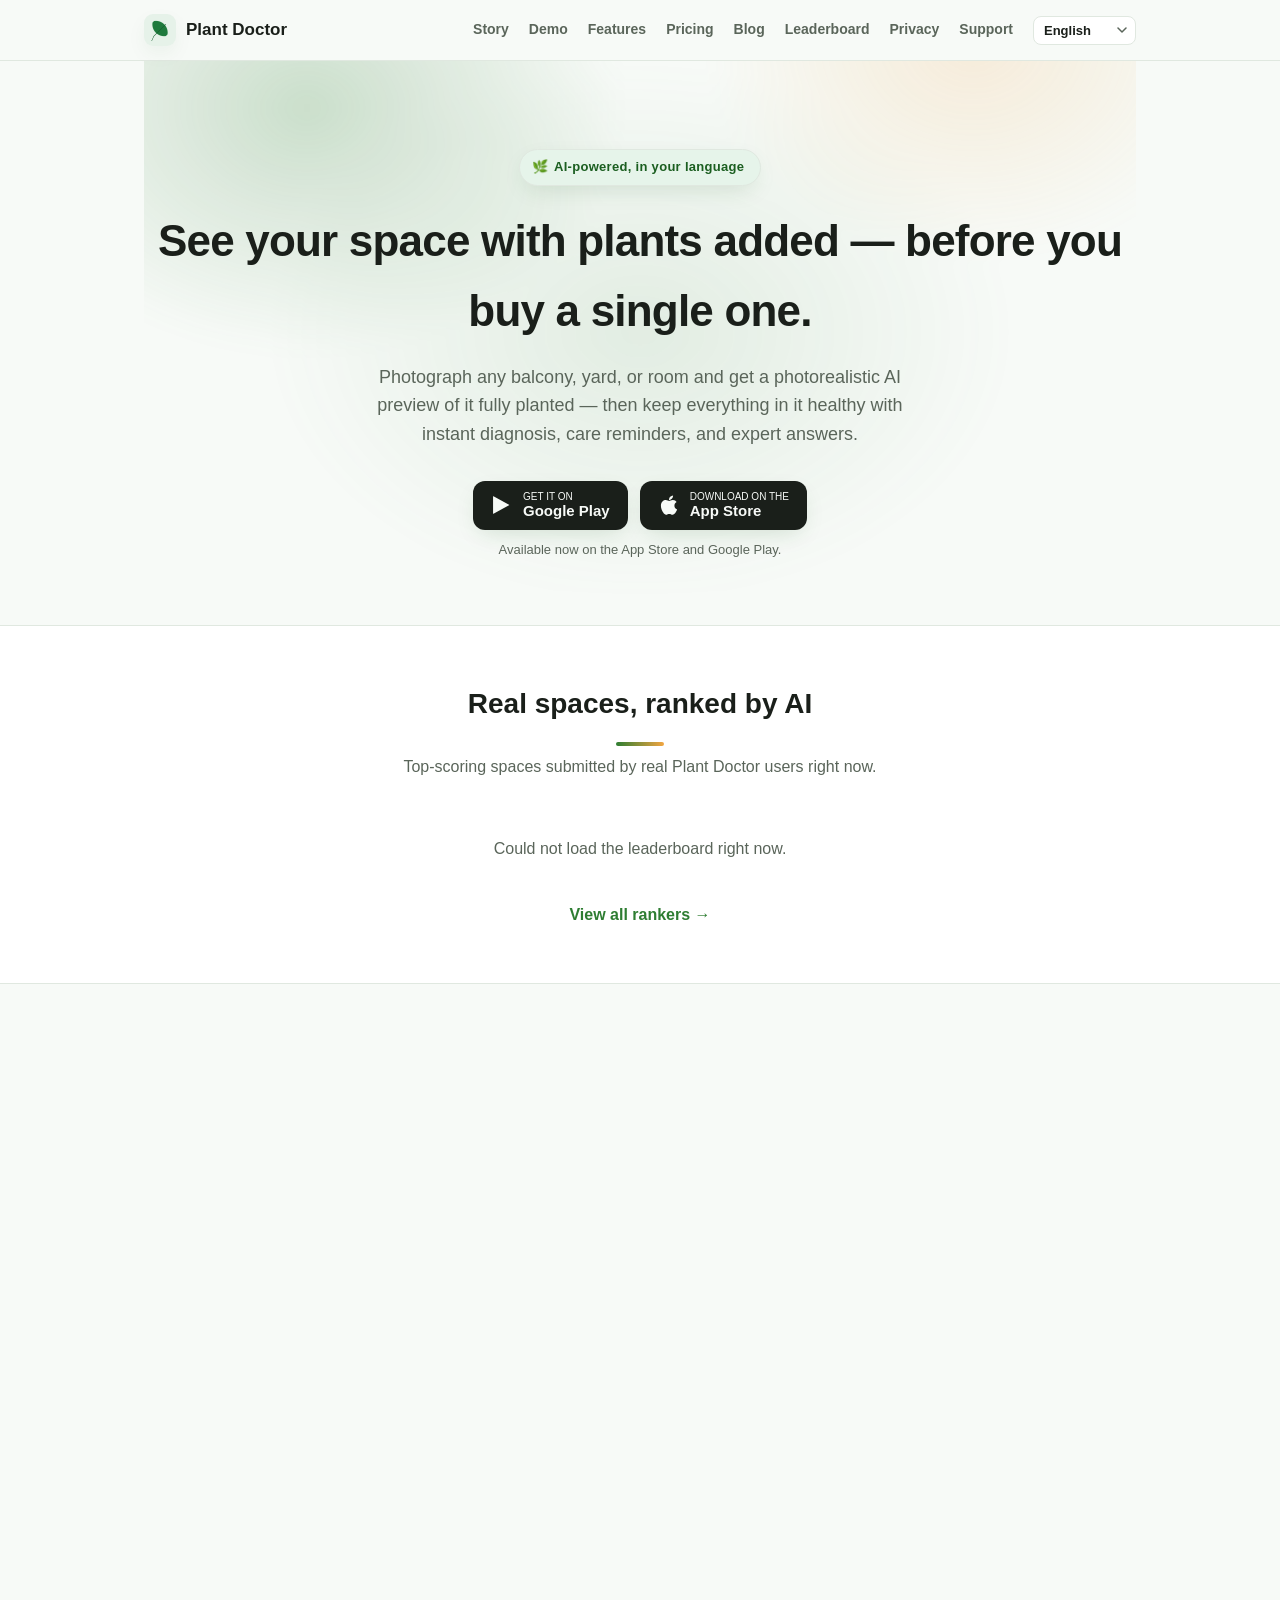
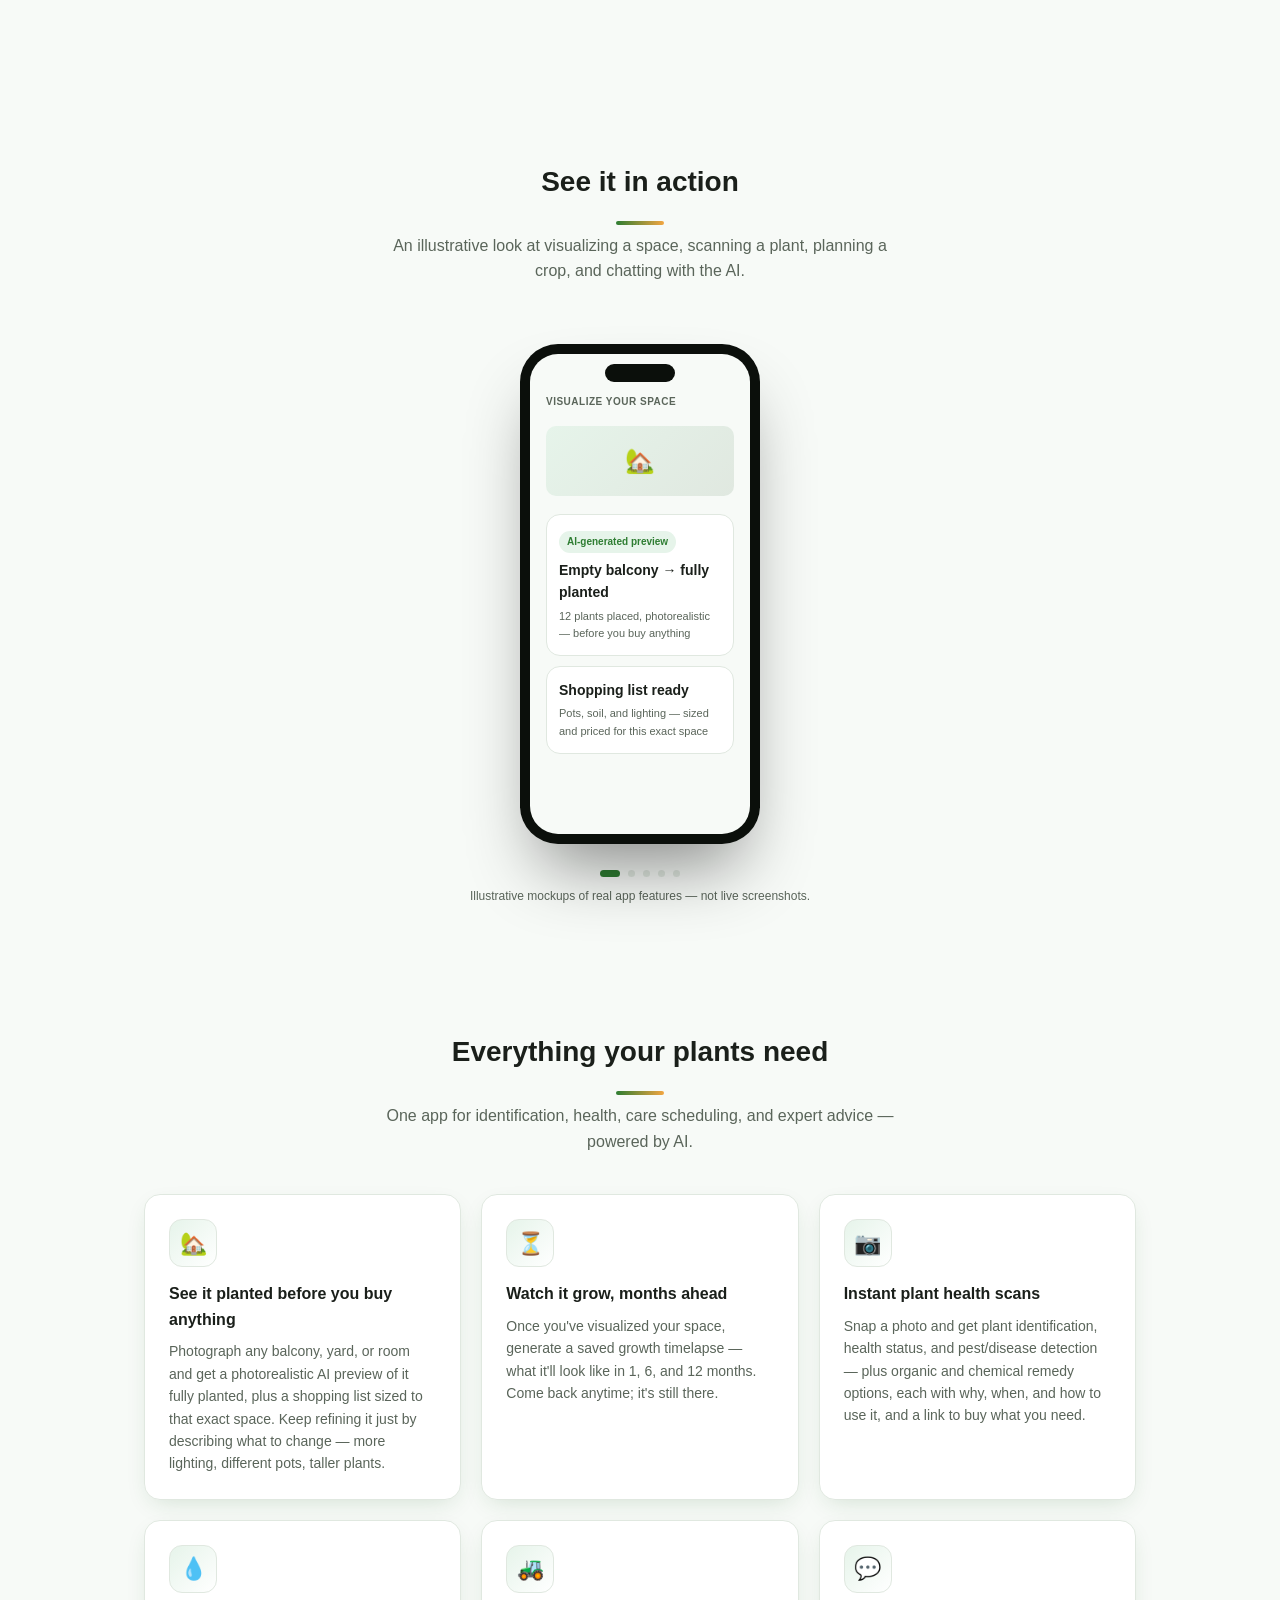
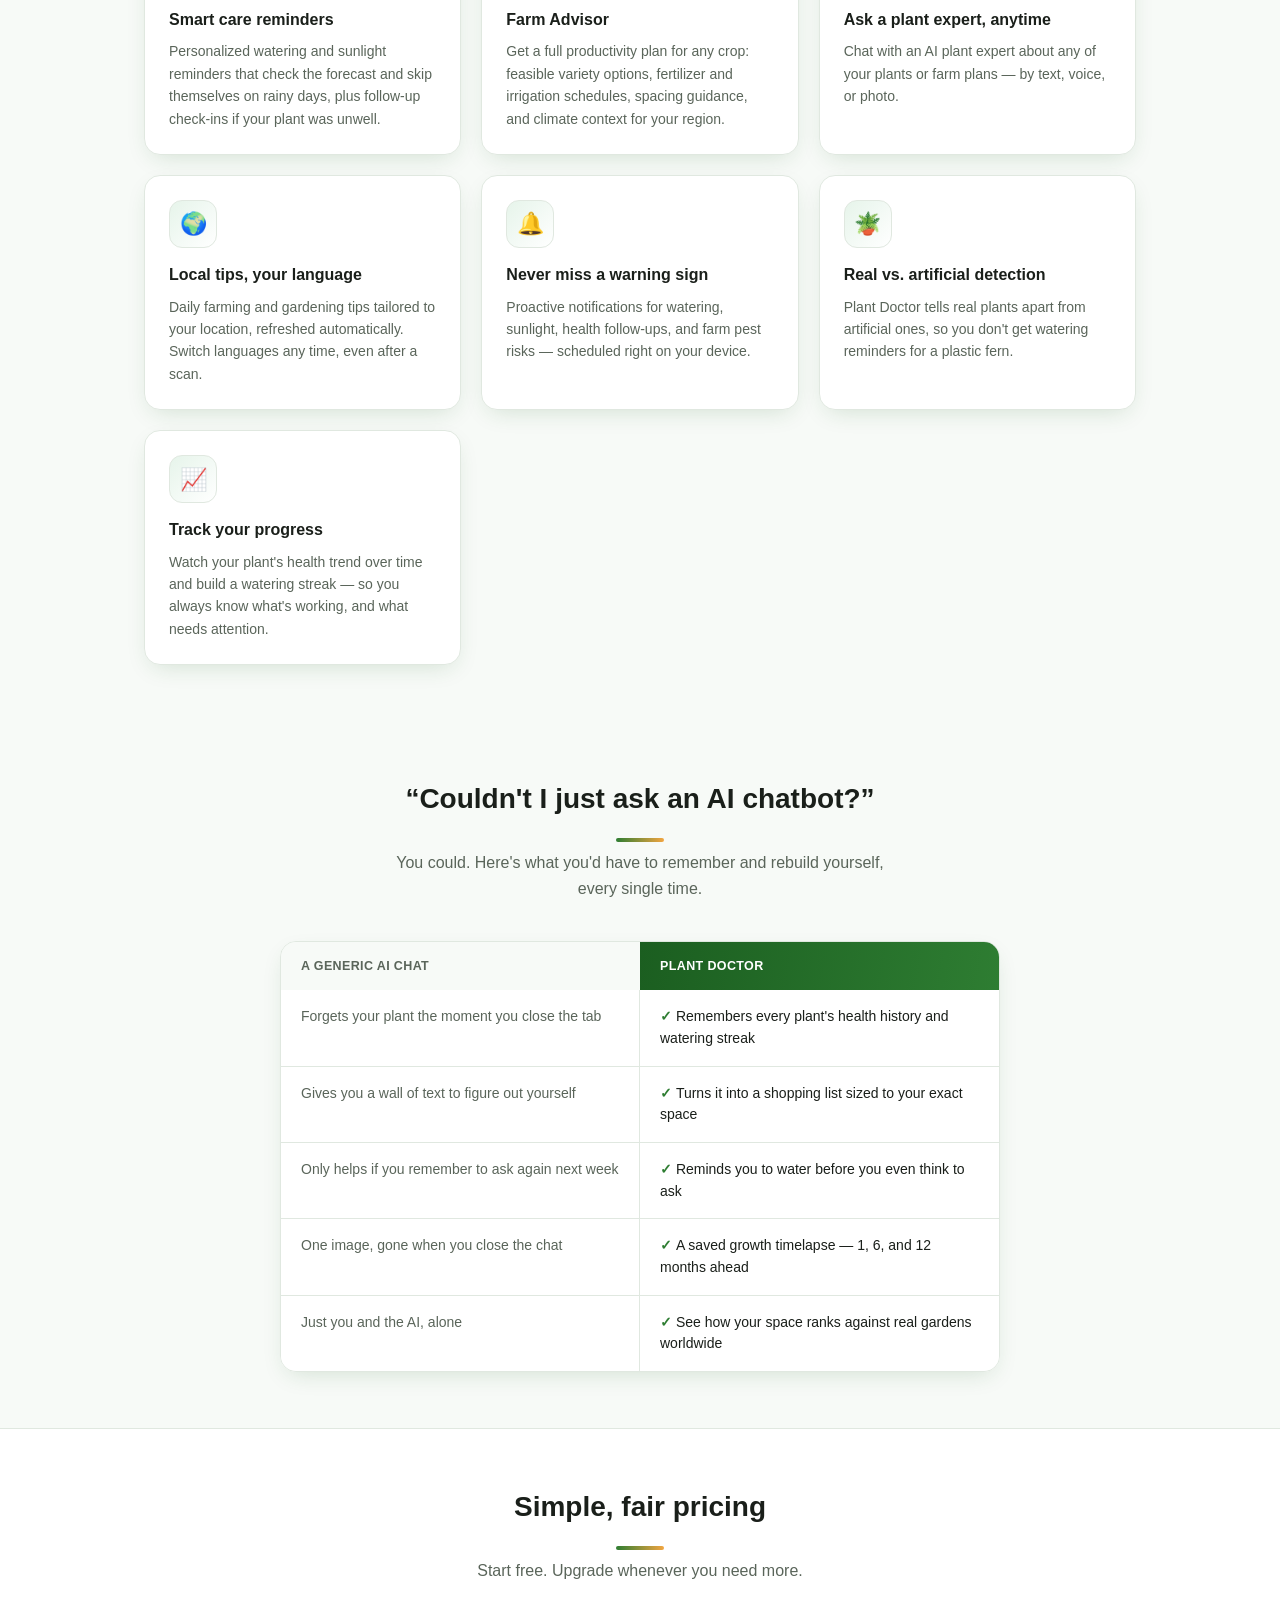
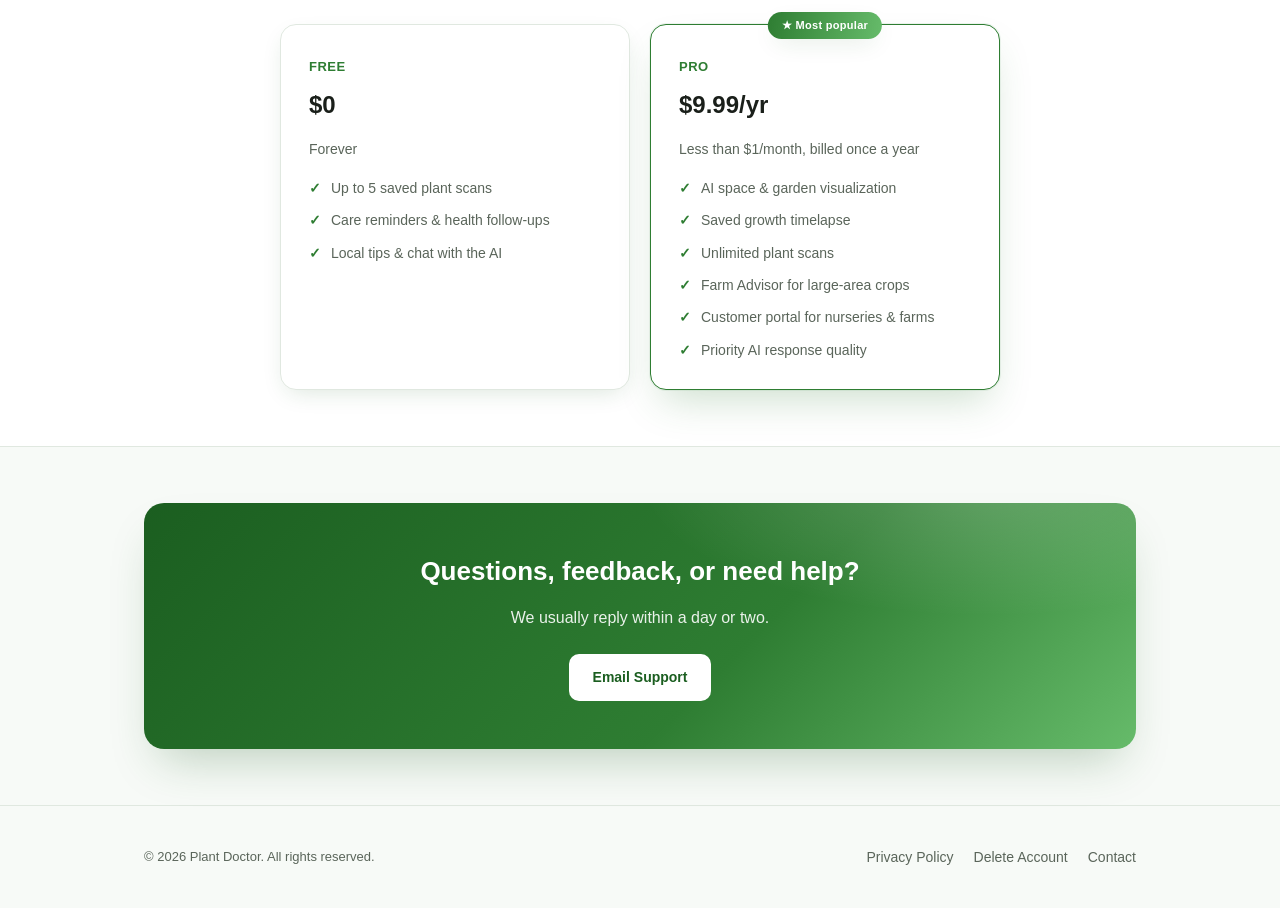
<file: index.html>
<!doctype html>
<html lang="en">
<head>
<meta charset="utf-8">
<meta name="viewport" content="width=device-width, initial-scale=1">
<script src="https://browser.sentry-cdn.com/10.73.0/bundle.min.js" crossorigin="anonymous"></script>
<script>if (window.Sentry) { Sentry.init({ dsn: "https://23cd7998ac65d8c07c1e79cb64cdb11d@o4512033117569024.ingest.de.sentry.io/4512033150074960" }); }</script>
<title>Plant Doctor — AI Plant Care & Farm Advisor</title>
<meta name="description" content="AI-powered plant health scans, garden visualization, care reminders, and farm advisory — plus a public Space Ranking leaderboard where your garden, terrace, or indoor space gets AI-scored and ranked. Free, in your language.">
<link rel="icon" type="image/png" sizes="32x32" href="./favicon-32.png">
<link rel="icon" type="image/png" sizes="196x196" href="./favicon-196.png">
<style>
  :root {
    --primary: #2e7d32;
    --primary-dark: #1b5e20;
    --primary-light: #66bb6a;
    --primary-soft: #e6f4ea;
    --bg: #f7faf7;
    --surface: #ffffff;
    --ink: #1a1f1a;
    --ink-muted: #5a655a;
    --border: #e0e8e0;
    --flower: #f2a541;
    --shadow: 0 8px 24px -8px rgba(27, 94, 32, 0.18);
    --shadow-lg: 0 24px 48px -16px rgba(27, 94, 32, 0.28);
    --glow: 0 0 0 1px rgba(46, 125, 50, 0.08), 0 20px 40px -12px rgba(46, 125, 50, 0.25);
  }
  @media (prefers-color-scheme: dark) {
    :root {
      --primary-light: #7fd583;
      --primary-soft: #17281a;
      --bg: #10140f;
      --surface: #181f17;
      --ink: #eef4ee;
      --ink-muted: #a3b0a3;
      --border: #2a352a;
      --flower: #f2b766;
      --shadow: 0 8px 24px -8px rgba(0, 0, 0, 0.5);
      --shadow-lg: 0 24px 48px -16px rgba(0, 0, 0, 0.6);
      --glow: 0 0 0 1px rgba(127, 213, 131, 0.12), 0 20px 40px -12px rgba(0, 0, 0, 0.5);
    }
  }
  * { box-sizing: border-box; }
  html { scroll-behavior: smooth; }
  body {
    margin: 0;
    font-family: -apple-system, BlinkMacSystemFont, "Segoe UI", Roboto, "Noto Sans", "Noto Sans Devanagari", "Noto Sans Bengali", "Noto Sans Telugu", Helvetica, Arial, sans-serif;
    background: var(--bg);
    color: var(--ink);
    line-height: 1.6;
  }
  a { color: var(--primary); }
  .wrap { max-width: 1040px; margin: 0 auto; padding: 0 24px; }

  header.nav {
    position: sticky; top: 0; z-index: 10;
    background: var(--bg);
    border-bottom: 1px solid var(--border);
  }
  .nav-inner {
    max-width: 1040px; margin: 0 auto; padding: 14px 24px;
    display: flex; align-items: center; justify-content: space-between; gap: 16px;
  }
  .brand { display: flex; align-items: center; gap: 10px; text-decoration: none; color: var(--ink); font-weight: 700; font-size: 17px; flex-shrink: 0; }
  .brand .mark { width: 32px; height: 32px; border-radius: 9px; display: block; object-fit: cover; box-shadow: var(--shadow); }
  nav.links { display: flex; align-items: center; gap: 20px; font-size: 14px; font-weight: 600; flex-wrap: wrap; }
  nav.links a { color: var(--ink-muted); text-decoration: none; position: relative; padding-bottom: 2px; transition: color 0.2s ease; }
  nav.links a::after {
    content: ""; position: absolute; left: 0; right: 100%; bottom: -2px; height: 2px;
    background: linear-gradient(90deg, var(--primary), var(--flower)); border-radius: 2px;
    transition: right 0.25s ease;
  }
  nav.links a:hover { color: var(--primary); }
  nav.links a:hover::after { right: 0; }
  .lang-select {
    appearance: none; -webkit-appearance: none;
    background: var(--surface); color: var(--ink);
    border: 1px solid var(--border); border-radius: 8px;
    padding: 6px 26px 6px 10px; font-size: 13px; font-weight: 600; font-family: inherit;
    cursor: pointer;
    background-image: url("data:image/svg+xml,%3Csvg xmlns='http://www.w3.org/2000/svg' width='10' height='6' viewBox='0 0 10 6'%3E%3Cpath d='M1 1l4 4 4-4' stroke='%235a655a' stroke-width='1.5' fill='none' stroke-linecap='round' stroke-linejoin='round'/%3E%3C/svg%3E");
    background-repeat: no-repeat; background-position: right 8px center;
  }

  .hero { position: relative; padding: 88px 0 56px; text-align: center; overflow: hidden; }
  .hero-glow {
    position: absolute; inset: -20% -10% auto -10%; height: 640px; z-index: -1;
    background:
      radial-gradient(38% 55% at 22% 25%, rgba(46, 125, 50, 0.22), transparent 70%),
      radial-gradient(32% 48% at 78% 15%, rgba(242, 165, 65, 0.16), transparent 70%),
      radial-gradient(45% 60% at 50% 60%, rgba(46, 125, 50, 0.1), transparent 70%);
    filter: blur(10px);
    animation: heroGlowDrift 16s ease-in-out infinite alternate;
    pointer-events: none;
  }
  @keyframes heroGlowDrift {
    0% { transform: translate3d(0, 0, 0) scale(1); }
    100% { transform: translate3d(-2%, 3%, 0) scale(1.06); }
  }
  .hero-kicker {
    display: inline-flex; align-items: center; gap: 6px;
    font-size: 13px; font-weight: 700; letter-spacing: 0.3px; color: var(--primary-dark);
    padding: 7px 16px 7px 12px; border-radius: 100px; margin-bottom: 20px;
    background: var(--primary-soft); border: 1px solid var(--border);
    box-shadow: var(--shadow);
  }
  .hero h1 {
    font-size: 44px; margin: 0 0 16px; letter-spacing: -0.8px; font-weight: 800;
  }
  .hero p.lead { color: var(--ink-muted); font-size: 18px; max-width: 560px; margin: 0 auto 32px; }
  .badges { display: flex; gap: 12px; justify-content: center; flex-wrap: wrap; margin-bottom: 8px; }
  .badge {
    display: inline-flex; align-items: center; gap: 8px;
    border: 1px solid var(--border); background: var(--surface);
    padding: 10px 18px; border-radius: 12px; font-size: 14px; font-weight: 600; color: var(--ink-muted);
  }

  section { padding: 56px 0; }
  section.alt { background: var(--surface); border-top: 1px solid var(--border); border-bottom: 1px solid var(--border); }
  h2.section-title { font-size: 28px; text-align: center; margin: 0 0 8px; position: relative; }
  h2.section-title::after {
    content: ""; display: block; width: 48px; height: 4px; margin: 16px auto 0; border-radius: 4px;
    background: linear-gradient(90deg, var(--primary), var(--flower));
  }
  p.section-sub { text-align: center; color: var(--ink-muted); max-width: 520px; margin: 0 auto 40px; }

  .ranking-list { max-width: 560px; margin: 0 auto; display: flex; flex-direction: column; gap: 10px; }
  .ranking-state { text-align: center; color: var(--ink-muted); }
  .ranking-row {
    display: flex; align-items: center; gap: 14px;
    background: var(--bg); border: 1px solid var(--border);
    border-radius: 14px; padding: 12px 16px;
  }
  .ranking-rank { font-weight: 800; font-size: 16px; width: 24px; text-align: center; color: var(--ink-muted); }
  .ranking-rank.rank-1 { color: var(--flower); font-size: 20px; }
  .ranking-rank.rank-2 { color: #9aa5ad; font-size: 18px; }
  .ranking-rank.rank-3 { color: #c98a4b; font-size: 18px; }
  .ranking-thumb { width: 44px; height: 44px; border-radius: 10px; object-fit: cover; background: var(--border); flex-shrink: 0; }
  .ranking-info { flex: 1; min-width: 0; display: flex; flex-direction: column; }
  .ranking-name { font-weight: 700; font-size: 14px; color: var(--ink); }
  .ranking-type { font-size: 12px; color: var(--ink-muted); }
  .ranking-cta { text-align: center; margin-top: 24px; }
  .ranking-cta a { font-weight: 700; text-decoration: none; }

  .grid { display: grid; grid-template-columns: repeat(auto-fit, minmax(260px, 1fr)); gap: 20px; }
  .feature {
    background: var(--surface);
    border: 1px solid var(--border);
    border-radius: 16px;
    padding: 24px;
    box-shadow: var(--shadow);
    transition: transform 0.25s ease, box-shadow 0.25s ease, border-color 0.25s ease;
  }
  .feature:hover {
    transform: translateY(-6px);
    box-shadow: var(--shadow-lg);
    border-color: var(--primary-light);
  }
  section.alt .feature { background: var(--bg); }
  .feature .icon {
    display: inline-flex; align-items: center; justify-content: center;
    width: 48px; height: 48px; border-radius: 13px; margin-bottom: 14px;
    font-size: 22px;
    background: linear-gradient(135deg, var(--primary-soft), var(--surface));
    border: 1px solid var(--border);
  }
  .feature h3 { font-size: 16px; margin: 0 0 8px; }
  .feature p { font-size: 14px; color: var(--ink-muted); margin: 0; }

  .compare { max-width: 720px; margin: 0 auto; border-radius: 16px; overflow: hidden; border: 1px solid var(--border); box-shadow: var(--shadow); }
  .compare-head { display: grid; grid-template-columns: 1fr 1fr; }
  .compare-head span { padding: 14px 20px; font-weight: 700; font-size: 12.5px; letter-spacing: 0.03em; text-transform: uppercase; }
  .compare-head .col-generic { background: var(--bg); color: var(--ink-muted); }
  .compare-head .col-pd { background: linear-gradient(100deg, var(--primary-dark), var(--primary)); color: #fff; }
  .compare-row { display: grid; grid-template-columns: 1fr 1fr; background: var(--surface); }
  .compare-row + .compare-row { border-top: 1px solid var(--border); }
  .compare-cell { padding: 16px 20px; font-size: 14px; line-height: 1.55; }
  .compare-cell.generic { color: var(--ink-muted); border-right: 1px solid var(--border); }
  .compare-cell.pd { color: var(--ink); font-weight: 500; }
  .compare-cell.pd::before { content: "✓ "; color: var(--primary); font-weight: 800; }
  @media (max-width: 560px) {
    .compare-head span, .compare-cell { padding: 12px 14px; font-size: 13px; }
  }

  .pricing-grid { display: grid; grid-template-columns: repeat(auto-fit, minmax(260px, 1fr)); gap: 20px; max-width: 720px; margin: 0 auto; }
  .plan {
    background: var(--surface); border: 1px solid var(--border); border-radius: 16px; padding: 28px;
    box-shadow: var(--shadow);
    transition: transform 0.25s ease, box-shadow 0.25s ease;
  }
  .plan:hover { transform: translateY(-4px); }
  .plan.pro { border-color: var(--primary); position: relative; box-shadow: var(--glow); }
  .plan.pro::before {
    content: "★ Most popular"; position: absolute; top: -13px; left: 50%; transform: translateX(-50%);
    background: linear-gradient(100deg, var(--primary), var(--primary-light));
    color: #fff; font-size: 11px; font-weight: 700; letter-spacing: 0.3px;
    padding: 5px 14px; border-radius: 100px; box-shadow: var(--shadow);
  }
  .plan .tag { color: var(--primary); font-weight: 700; font-size: 13px; text-transform: uppercase; letter-spacing: 0.5px; }
  .plan h3 { font-size: 24px; margin: 8px 0 4px; }
  .plan .price-note { color: var(--ink-muted); font-size: 14px; margin-bottom: 16px; }
  .plan ul { list-style: none; padding: 0; margin: 0; display: flex; flex-direction: column; gap: 10px; }
  .plan li { font-size: 14px; color: var(--ink-muted); padding-left: 22px; position: relative; }
  .plan li::before { content: "✓"; color: var(--primary); position: absolute; left: 0; font-weight: 700; }

  .cta-card {
    position: relative; overflow: hidden;
    background: linear-gradient(135deg, var(--primary-dark), var(--primary) 60%, var(--primary-light));
    color: #fff; border-radius: 20px;
    padding: 48px 32px; text-align: center;
    box-shadow: var(--shadow-lg);
  }
  .cta-card::before {
    content: ""; position: absolute; inset: 0;
    background: radial-gradient(50% 80% at 85% -10%, rgba(255,255,255,0.22), transparent 70%);
    pointer-events: none;
  }
  .cta-card h2, .cta-card p, .cta-card a.btn { position: relative; }
  .cta-card h2 { margin: 0 0 12px; font-size: 26px; }
  .cta-card p { opacity: 0.9; margin: 0 0 24px; }
  .cta-card a.btn {
    display: inline-block; background: #fff; color: var(--primary-dark);
    text-decoration: none; padding: 12px 24px; border-radius: 10px; font-weight: 700; font-size: 14px;
    transition: transform 0.2s ease, box-shadow 0.2s ease;
  }
  .cta-card a.btn:hover { transform: translateY(-2px); box-shadow: 0 12px 24px -8px rgba(0,0,0,0.35); }

  footer { padding: 40px 0; border-top: 1px solid var(--border); }
  .footer-inner { display: flex; justify-content: space-between; align-items: center; flex-wrap: wrap; gap: 16px; }
  .footer-links { display: flex; gap: 20px; font-size: 14px; }
  .footer-links a { color: var(--ink-muted); text-decoration: none; }
  .footer-links a:hover { color: var(--primary); }
  .copyright { color: var(--ink-muted); font-size: 13px; }

  /* Store download badges */
  .store-buttons { display: flex; gap: 12px; justify-content: center; flex-wrap: wrap; margin-bottom: 10px; }
  .store-btn {
    display: flex; align-items: center; gap: 10px;
    background: var(--ink); color: var(--bg);
    border: none; border-radius: 12px; padding: 10px 18px;
    cursor: not-allowed; opacity: 0.55;
    font-family: inherit;
    box-shadow: var(--shadow);
    text-decoration: none;
  }
  .store-btn.live { cursor: pointer; opacity: 1; transition: transform .15s ease; }
  .store-btn.live:hover { transform: translateY(-2px); }
  .store-btn svg { width: 22px; height: 22px; flex-shrink: 0; fill: var(--bg); }
  .store-btn span { display: flex; flex-direction: column; align-items: flex-start; line-height: 1.15; }
  .store-btn small { font-size: 10px; }
  .store-btn strong { font-size: 15px; font-weight: 700; }
  .store-note { text-align: center; color: var(--ink-muted); font-size: 13px; margin: 0 0 8px; }

  /* 3D phone demo */
  .demo-stage { perspective: 1600px; display: flex; justify-content: center; padding: 20px 0 12px; }
  .phone {
    width: 240px; height: 500px;
    background: #0b0f0b;
    border-radius: 38px;
    padding: 10px;
    box-shadow: 0 40px 70px -20px rgba(0,0,0,0.45), 0 0 0 1px rgba(255,255,255,0.04);
    transform-style: preserve-3d;
    animation: phoneFloat 7s ease-in-out infinite;
  }
  @keyframes phoneFloat {
    0%, 100% { transform: rotateY(-16deg) rotateX(5deg) translateY(0); }
    50% { transform: rotateY(-8deg) rotateX(2deg) translateY(-10px); }
  }
  .phone-screen {
    position: relative;
    width: 100%; height: 100%;
    background: var(--bg);
    border-radius: 28px;
    overflow: hidden;
  }
  .phone-notch {
    position: absolute; top: 10px; left: 50%; transform: translateX(-50%);
    width: 70px; height: 18px; background: #0b0f0b; border-radius: 10px; z-index: 5;
  }
  .screen-slide {
    position: absolute; inset: 0;
    padding: 40px 16px 16px;
    opacity: 0; transform: translateX(16px);
    transition: opacity 0.5s ease, transform 0.5s ease;
    pointer-events: none;
    display: flex; flex-direction: column; gap: 10px;
  }
  .screen-slide.active { opacity: 1; transform: translateX(0); pointer-events: auto; }
  .mock-card {
    background: var(--surface); border: 1px solid var(--border); border-radius: 14px; padding: 12px;
  }
  .mock-label { font-size: 10px; text-transform: uppercase; letter-spacing: 0.5px; color: var(--ink-muted); font-weight: 700; margin-bottom: 6px; }
  .mock-title { font-size: 14px; font-weight: 700; color: var(--ink); margin-bottom: 4px; }
  .mock-line { font-size: 11px; color: var(--ink-muted); }
  .mock-badge {
    display: inline-block; font-size: 10px; font-weight: 700; padding: 3px 8px; border-radius: 20px;
    background: var(--primary-soft); color: var(--primary); margin-bottom: 6px;
  }
  .mock-photo { width: 100%; height: 70px; border-radius: 10px; background: linear-gradient(135deg, var(--primary-soft), var(--border)); display: flex; align-items: center; justify-content: center; font-size: 24px; margin-bottom: 8px; }
  .mock-chat-bubble { max-width: 80%; padding: 7px 10px; border-radius: 12px; font-size: 11px; }
  .mock-chat-bubble.user { align-self: flex-end; background: var(--primary); color: #fff; border-bottom-right-radius: 3px; }
  .mock-chat-bubble.ai { align-self: flex-start; background: var(--surface); border: 1px solid var(--border); color: var(--ink); border-bottom-left-radius: 3px; }
  .demo-caption { text-align: center; font-size: 13px; font-weight: 600; color: var(--ink-muted); margin-top: 4px; }
  .demo-dots { display: flex; justify-content: center; gap: 8px; margin-top: 14px; }
  .demo-dot { width: 7px; height: 7px; border-radius: 50%; background: var(--border); border: none; padding: 0; cursor: pointer; }
  .demo-dot.active { background: var(--primary); width: 20px; border-radius: 4px; }
  .demo-note { text-align: center; color: var(--ink-muted); font-size: 12px; margin-top: 10px; }

  /* Autoplaying growth-timelapse animation, starts once scrolled into view */
  .story {
    display: flex; flex-direction: column; align-items: center; justify-content: center; gap: 28px;
    min-height: 80vh; padding: 40px 24px; text-align: center; overflow: hidden;
  }
  .story-visual {
    width: 220px; height: 220px;
    opacity: 0;
    animation: storyVisualFade 10s ease-in-out infinite;
    animation-play-state: paused;
  }
  .story.playing .story-visual { animation-play-state: running; }
  .story-visual svg { width: 100%; height: 100%; overflow: visible; }
  @keyframes storyVisualFade {
    0%, 20% { opacity: 0; }
    26%, 92% { opacity: 1; }
    98%, 100% { opacity: 0; }
  }
  .story-space {
    transform-box: fill-box; transform-origin: center; opacity: 0; transform: scale(0.9);
    animation: storyPop0 10s ease-in-out infinite;
    animation-play-state: paused;
  }
  .story.playing .story-space { animation-play-state: running; }
  @keyframes storyPop0 {
    0%, 2% { opacity: 0; transform: scale(0.9); }
    6%, 16% { opacity: 1; transform: scale(1); }
    20%, 100% { opacity: 0; transform: scale(0.9); }
  }
  .story-stem {
    stroke: var(--primary); stroke-width: 5; fill: none; stroke-linecap: round;
    stroke-dasharray: 150; stroke-dashoffset: 150;
    animation: storyGrowStem 10s ease-in-out infinite;
    animation-play-state: paused;
  }
  .story.playing .story-stem { animation-play-state: running; }
  @keyframes storyGrowStem {
    0%, 26% { stroke-dashoffset: 150; }
    44%, 100% { stroke-dashoffset: 0; }
  }
  .story-leaf, .story-flower { transform-box: fill-box; transform-origin: center; opacity: 0; transform: scale(0); animation-duration: 10s; animation-iteration-count: infinite; animation-timing-function: ease-in-out; animation-play-state: paused; }
  .story.playing .story-leaf, .story.playing .story-flower { animation-play-state: running; }
  .story-leaf-1 { animation-name: storyPop1; }
  .story-leaf-2 { animation-name: storyPop2; }
  .story-flower { animation-name: storyPop3; }
  @keyframes storyPop1 { 0%, 34% { opacity: 0; transform: scale(0); } 42%, 100% { opacity: 1; transform: scale(1); } }
  @keyframes storyPop2 { 0%, 50% { opacity: 0; transform: scale(0); } 58%, 100% { opacity: 1; transform: scale(1); } }
  @keyframes storyPop3 { 0%, 70% { opacity: 0; transform: scale(0); } 79%, 100% { opacity: 1; transform: scale(1); } }
  .story-captions {
    position: relative;
    width: min(480px, 88vw);
    height: 90px;
    margin: 0 auto;
  }
  .story-caption {
    position: absolute; inset: 0;
    display: flex; flex-direction: column; align-items: center; justify-content: flex-start;
    width: 100%;
    text-align: center;
    font-size: 24px; font-weight: 700; line-height: 1.3; letter-spacing: -0.2px; margin: 0;
    opacity: 0;
    animation-duration: 10s; animation-iteration-count: infinite; animation-timing-function: ease-in-out;
    animation-play-state: paused;
  }
  .story.playing .story-caption { animation-play-state: running; }
  .story-caption .cap-title { display: block; }
  .story-caption .cap-sub { display: block; font-size: 15px; font-weight: 400; color: var(--ink-muted); margin-top: 8px; line-height: 1.4; }
  .story-caption-0 { animation-name: storyCap0; }
  .story-caption-1 { animation-name: storyCap1; }
  .story-caption-2 { animation-name: storyCap2; }
  .story-caption-3 { animation-name: storyCap3; }
  .story-caption-4 { animation-name: storyCap4; }
  @keyframes storyCap0 { 0%, 2% { opacity: 0; } 6%, 16% { opacity: 1; } 20%, 100% { opacity: 0; } }
  @keyframes storyCap1 { 0%, 22% { opacity: 0; } 26%, 36% { opacity: 1; } 42%, 100% { opacity: 0; } }
  @keyframes storyCap2 { 0%, 42% { opacity: 0; } 46%, 56% { opacity: 1; } 62%, 100% { opacity: 0; } }
  @keyframes storyCap3 { 0%, 62% { opacity: 0; } 66%, 74% { opacity: 1; } 79%, 100% { opacity: 0; } }
  @keyframes storyCap4 { 0%, 79% { opacity: 0; } 82%, 92% { opacity: 1; } 98%, 100% { opacity: 0; } }

  /* Scroll-reveal (blur-to-focus) for section content */
  .reveal {
    opacity: 0; filter: blur(6px); transform: translateY(28px);
    transition: opacity 0.7s ease, filter 0.7s ease, transform 0.7s ease;
  }
  .reveal.revealed { opacity: 1; filter: blur(0); transform: none; }
  .grid .reveal:nth-child(2) { transition-delay: 0.05s; }
  .grid .reveal:nth-child(3) { transition-delay: 0.1s; }
  .grid .reveal:nth-child(4) { transition-delay: 0.15s; }
  .grid .reveal:nth-child(5) { transition-delay: 0.2s; }
  .grid .reveal:nth-child(6) { transition-delay: 0.25s; }
  .grid .reveal:nth-child(7) { transition-delay: 0.3s; }
  .grid .reveal:nth-child(8) { transition-delay: 0.35s; }
  .grid .reveal:nth-child(9) { transition-delay: 0.4s; }
  .pricing-grid .reveal:nth-child(2) { transition-delay: 0.1s; }
</style>
</head>
<body>

<header class="nav">
  <div class="nav-inner">
    <a class="brand" href="#top"><img class="mark" src="./logo-mark.png" alt="" width="28" height="28"> Plant Doctor</a>
    <nav class="links">
      <a href="#story" data-i18n="navStory">Story</a>
      <a href="#demo" data-i18n="navDemo">Demo</a>
      <a href="#features" data-i18n="navFeatures">Features</a>
      <a href="#pricing" data-i18n="navPricing">Pricing</a>
      <a href="./blog/index.html">Blog</a>
      <a href="./leaderboard.html">Leaderboard</a>
      <a href="./privacy.html" data-i18n="navPrivacy">Privacy</a>
      <a href="#contact" data-i18n="navSupport">Support</a>
      <select class="lang-select" id="langSelect" aria-label="Language">
        <option value="en">English</option>
        <option value="hi">हिन्दी</option>
        <option value="bn">বাংলা</option>
        <option value="te">తెలుగు</option>
        <option value="ta">தமிழ்</option>
        <option value="mr">मराठी</option>
        <option value="gu">ગુજરાતી</option>
        <option value="kn">ಕನ್ನಡ</option>
        <option value="ml">മലയാളം</option>
        <option value="pa">ਪੰਜਾਬੀ</option>
        <option value="ur">اردو</option>
        <option value="fr">Français</option>
        <option value="es">Español</option>
        <option value="pt">Português</option>
      </select>
    </nav>
  </div>
</header>

<div class="wrap" id="top">
  <section class="hero">
    <div class="hero-glow" aria-hidden="true"></div>
    <span class="hero-kicker">🌿 <span data-i18n="heroKicker">AI-powered, in your language</span></span>
    <h1 data-i18n="heroTitle">See your space with plants added — before you buy a single one.</h1>
    <p class="lead" data-i18n="heroLead">Photograph any balcony, yard, or room and get a photorealistic AI preview of it fully planted — then keep everything in it healthy with instant diagnosis, care reminders, and expert answers.</p>
    <div class="store-buttons">
      <a href="https://play.google.com/store/apps/details?id=com.getplantdoctor.app" target="_blank" rel="noopener" class="store-btn live">
        <svg viewBox="0 0 512 512"><path d="M48 59.7v392.6c0 5.2 5.7 8.4 10.2 5.8l361.2-196.3c4.5-2.5 4.5-9.1 0-11.6L58.2 53.9c-4.5-2.6-10.2.6-10.2 5.8z"/></svg>
        <span><small data-i18n="storeGoogleSmall">GET IT ON</small><strong>Google Play</strong></span>
      </a>
      <a href="https://apps.apple.com/us/app/plant-doctor-ai-care-scan/id6808201483" target="_blank" rel="noopener" class="store-btn live">
        <svg viewBox="0 0 384 512"><path d="M318.7 268.7c-.2-36.7 16.4-64.4 50-84.8-18.8-26.9-47.2-41.7-84.7-44.6-35.5-2.8-74.3 20.7-88.5 20.7-15 0-49.4-19.7-76.4-19.7C63.3 141 4 184.8 4 273.5c0 26.2 4.8 53.3 14.4 81.2 12.8 37.3 59 128.8 107.2 127.3 25.2-.6 43-17.9 75.8-17.9 31.8 0 48.3 17.9 76.4 17.9 48.6-.7 90.4-84 102.6-121.4-65.2-30.7-61.7-90-61.7-91.9zm-56.6-164.2c27.3-32.4 24.8-61.9 24-72.5-24.1 1.4-52 16.4-67.9 34.9-17.5 19.8-27.8 44.3-25.6 71.9 26.1 2 49.9-11.4 69.5-34.3z"/></svg>
        <span><small data-i18n="storeAppleSmall">DOWNLOAD ON THE</small><strong>App Store</strong></span>
      </a>
    </div>
    <p class="store-note" data-i18n="storeNote">Available now on the App Store and Google Play.</p>
  </section>
</div>

<section class="alt" id="ranking-preview">
  <div class="wrap">
    <h2 class="section-title" data-i18n="rankingTitle">Real spaces, ranked by AI</h2>
    <p class="section-sub" data-i18n="rankingSub">Top-scoring spaces submitted by real Plant Doctor users right now.</p>
    <div id="rankingPreviewList" class="ranking-list">
      <p class="ranking-state">Loading leaderboard…</p>
    </div>
    <div class="ranking-cta">
      <a href="./leaderboard.html" data-i18n="rankingViewAll">View all rankers →</a>
    </div>
  </div>
</section>

<section class="story" id="story">
  <div class="story-visual">
    <svg viewBox="0 0 220 220" fill="none" xmlns="http://www.w3.org/2000/svg">
      <ellipse cx="110" cy="185" rx="70" ry="14" fill="var(--border)"/>
      <g class="story-space">
        <rect x="35" y="45" width="150" height="120" rx="14" fill="none" stroke="var(--border)" stroke-width="5"/>
        <path d="M110 140c-16-6-20-19-11-28 12 7 14 19 11 28z" fill="var(--primary)"/>
        <path d="M110 140c16-6 20-19 11-28-12 7-14 19-11 28z" fill="var(--primary)"/>
        <rect x="103" y="140" width="14" height="20" rx="3" fill="var(--primary-dark)"/>
      </g>
      <path class="story-stem" d="M110 185V55"/>
      <g class="story-leaf story-leaf-1">
        <path d="M110 150c-24-9-30-28-17-41 18 10 21 28 17 41z" fill="var(--primary)"/>
        <path d="M110 150c24-9 30-28 17-41-18 10-21 28-17 41z" fill="var(--primary)"/>
      </g>
      <g class="story-leaf story-leaf-2">
        <path d="M110 105c-22-8-27-26-15-38 17 9 19 26 15 38z" fill="var(--primary)"/>
        <path d="M110 105c22-8 27-26 15-38-17 9-19 26-15 38z" fill="var(--primary)"/>
      </g>
      <g class="story-flower">
        <circle cx="110" cy="42" r="11" fill="var(--flower)"/>
        <circle cx="90" cy="53" r="10" fill="var(--flower)"/>
        <circle cx="130" cy="53" r="10" fill="var(--flower)"/>
        <circle cx="97" cy="28" r="10" fill="var(--flower)"/>
        <circle cx="123" cy="28" r="10" fill="var(--flower)"/>
        <circle cx="110" cy="40" r="8" fill="var(--primary-dark)"/>
      </g>
    </svg>
  </div>
  <div class="story-captions">
    <p class="story-caption story-caption-0"><span class="cap-title" data-i18n="story0Title">See it before you plant it.</span><span class="cap-sub" data-i18n="story0Sub">An AI-generated preview of your space, fully planted.</span></p>
    <p class="story-caption story-caption-1"><span class="cap-title" data-i18n="story1Title">Every plant starts with a question.</span><span class="cap-sub" data-i18n="story1Sub">What is this? Is it healthy?</span></p>
    <p class="story-caption story-caption-2"><span class="cap-title" data-i18n="story2Title">Snap a photo.</span><span class="cap-sub" data-i18n="story2Sub">Get an instant AI diagnosis.</span></p>
    <p class="story-caption story-caption-3"><span class="cap-title" data-i18n="story3Title">Get a care plan built just for it.</span><span class="cap-sub" data-i18n="story3Sub">Watering, light, and remedies — tailored to your plant.</span></p>
    <p class="story-caption story-caption-4"><span class="cap-title" data-i18n="story4Title">Watch it thrive.</span><span class="cap-sub" data-i18n="story4Sub">We'll remind you exactly when it needs you.</span></p>
  </div>
</section>

<section id="demo">
  <div class="wrap">
    <h2 class="section-title" data-i18n="demoTitle">See it in action</h2>
    <p class="section-sub" data-i18n="demoSub">An illustrative look at visualizing a space, scanning a plant, planning a crop, and chatting with the AI.</p>
    <div class="demo-stage reveal">
      <div class="phone">
        <div class="phone-screen">
          <div class="phone-notch"></div>

          <div class="screen-slide active">
            <span class="mock-label" data-i18n="d0Label">Visualize your space</span>
            <div class="mock-photo">🏡</div>
            <div class="mock-card">
              <span class="mock-badge" data-i18n="d0Badge">AI-generated preview</span>
              <div class="mock-title" data-i18n="d0Title">Empty balcony → fully planted</div>
              <div class="mock-line" data-i18n="d0Line">12 plants placed, photorealistic — before you buy anything</div>
            </div>
            <div class="mock-card">
              <div class="mock-title" data-i18n="d0TipTitle">Shopping list ready</div>
              <div class="mock-line" data-i18n="d0TipLine">Pots, soil, and lighting — sized and priced for this exact space</div>
            </div>
          </div>

          <div class="screen-slide">
            <span class="mock-label" data-i18n="d1Label">Plant scan</span>
            <div class="mock-photo">🌿</div>
            <div class="mock-card">
              <span class="mock-badge" data-i18n="d1Badge">Healthy</span>
              <div class="mock-title">Monstera Deliciosa</div>
              <div class="mock-line" data-i18n="d1Line">Water in ~4 days · Bright indirect light</div>
            </div>
            <div class="mock-card">
              <div class="mock-title" data-i18n="d1TipTitle">Care tip</div>
              <div class="mock-line" data-i18n="d1TipLine">Wipe leaves monthly to keep pores clear for better light absorption.</div>
            </div>
          </div>

          <div class="screen-slide">
            <span class="mock-label" data-i18n="d2Label">Farm Advisor</span>
            <div class="mock-card">
              <span class="mock-badge" data-i18n="d2Badge">Wheat · Punjab</span>
              <div class="mock-title" data-i18n="d2Title">Productivity plan</div>
              <div class="mock-line" data-i18n="d2Line">Irrigation, fertilizer & spacing auto-filled from your location.</div>
            </div>
            <div class="mock-card">
              <div class="mock-title">HD-3086</div>
              <div class="mock-line" data-i18n="d2C2Line">110 days to maturity · High yield in loamy soil</div>
            </div>
            <div class="mock-card">
              <div class="mock-title">Sonalika</div>
              <div class="mock-line" data-i18n="d2C3Line">100 days to maturity · Drought tolerant</div>
            </div>
          </div>

          <div class="screen-slide">
            <span class="mock-label" data-i18n="d3Label">Ask the expert</span>
            <div class="mock-chat-bubble user" data-i18n="d3Q1">Why are the leaf tips turning brown?</div>
            <div class="mock-chat-bubble ai" data-i18n="d3A1">Likely low humidity or mineral buildup from tap water — try filtered water and a pebble tray.</div>
            <div class="mock-chat-bubble user" data-i18n="d3Q2">Got it, thank you!</div>
          </div>

          <div class="screen-slide">
            <span class="mock-label" data-i18n="d4Label">Explore</span>
            <div class="mock-card">
              <div class="mock-title" data-i18n="d4Title">Today's tips for Bengaluru</div>
              <div class="mock-line" data-i18n="d4Line1">🌦️ Light monsoon showers expected — hold off outdoor watering.</div>
            </div>
            <div class="mock-card">
              <div class="mock-line" data-i18n="d4Line2">🌱 Good week to transplant seedlings before the next dry spell.</div>
            </div>
          </div>

        </div>
      </div>
    </div>
    <div class="demo-dots"></div>
    <p class="demo-note" data-i18n="demoNote">Illustrative mockups of real app features — not live screenshots.</p>
  </div>
</section>

<section id="features">
  <div class="wrap">
    <h2 class="section-title" data-i18n="featuresTitle">Everything your plants need</h2>
    <p class="section-sub" data-i18n="featuresSub">One app for identification, health, care scheduling, and expert advice — powered by AI.</p>
    <div class="grid">
      <div class="feature reveal">
        <div class="icon">🏡</div>
        <h3 data-i18n="f3Title">See it planted before you buy anything</h3>
        <p data-i18n="f3Desc">Photograph any balcony, yard, or room and get a photorealistic AI preview of it fully planted, plus a shopping list sized to that exact space. Keep refining it just by describing what to change — more lighting, different pots, taller plants.</p>
      </div>
      <div class="feature reveal">
        <div class="icon">⏳</div>
        <h3 data-i18n="f10Title">Watch it grow, months ahead</h3>
        <p data-i18n="f10Desc">Once you've visualized your space, generate a saved growth timelapse — what it'll look like in 1, 6, and 12 months. Come back anytime; it's still there.</p>
      </div>
      <div class="feature reveal">
        <div class="icon">📷</div>
        <h3 data-i18n="f1Title">Instant plant health scans</h3>
        <p data-i18n="f1Desc">Snap a photo and get plant identification, health status, and pest/disease detection — plus organic and chemical remedy options, each with why, when, and how to use it, and a link to buy what you need.</p>
      </div>
      <div class="feature reveal">
        <div class="icon">💧</div>
        <h3 data-i18n="f2Title">Smart care reminders</h3>
        <p data-i18n="f2Desc">Personalized watering and sunlight reminders that check the forecast and skip themselves on rainy days, plus follow-up check-ins if your plant was unwell.</p>
      </div>
      <div class="feature reveal">
        <div class="icon">🚜</div>
        <h3 data-i18n="f4Title">Farm Advisor</h3>
        <p data-i18n="f4Desc">Get a full productivity plan for any crop: feasible variety options, fertilizer and irrigation schedules, spacing guidance, and climate context for your region.</p>
      </div>
      <div class="feature reveal">
        <div class="icon">💬</div>
        <h3 data-i18n="f5Title">Ask a plant expert, anytime</h3>
        <p data-i18n="f5Desc">Chat with an AI plant expert about any of your plants or farm plans — by text, voice, or photo.</p>
      </div>
      <div class="feature reveal">
        <div class="icon">🌍</div>
        <h3 data-i18n="f6Title">Local tips, your language</h3>
        <p data-i18n="f6Desc">Daily farming and gardening tips tailored to your location, refreshed automatically. Switch languages any time, even after a scan.</p>
      </div>
      <div class="feature reveal">
        <div class="icon">🔔</div>
        <h3 data-i18n="f7Title">Never miss a warning sign</h3>
        <p data-i18n="f7Desc">Proactive notifications for watering, sunlight, health follow-ups, and farm pest risks — scheduled right on your device.</p>
      </div>
      <div class="feature reveal">
        <div class="icon">🪴</div>
        <h3 data-i18n="f8Title">Real vs. artificial detection</h3>
        <p data-i18n="f8Desc">Plant Doctor tells real plants apart from artificial ones, so you don't get watering reminders for a plastic fern.</p>
      </div>
      <div class="feature reveal">
        <div class="icon">📈</div>
        <h3 data-i18n="f9Title">Track your progress</h3>
        <p data-i18n="f9Desc">Watch your plant's health trend over time and build a watering streak — so you always know what's working, and what needs attention.</p>
      </div>
    </div>
  </div>
</section>

<section id="compare">
  <div class="wrap">
    <h2 class="section-title" data-i18n="compareTitle">"Couldn't I just ask an AI chatbot?"</h2>
    <p class="section-sub" data-i18n="compareSub">You could. Here's what you'd have to remember and rebuild yourself, every single time.</p>
    <div class="compare">
      <div class="compare-head">
        <span class="col-generic" data-i18n="compareColGeneric">A generic AI chat</span>
        <span class="col-pd" data-i18n="compareColPd">Plant Doctor</span>
      </div>
      <div class="compare-row">
        <div class="compare-cell generic" data-i18n="compare1Generic">Forgets your plant the moment you close the tab</div>
        <div class="compare-cell pd" data-i18n="compare1Pd">Remembers every plant's health history and watering streak</div>
      </div>
      <div class="compare-row">
        <div class="compare-cell generic" data-i18n="compare2Generic">Gives you a wall of text to figure out yourself</div>
        <div class="compare-cell pd" data-i18n="compare2Pd">Turns it into a shopping list sized to your exact space</div>
      </div>
      <div class="compare-row">
        <div class="compare-cell generic" data-i18n="compare3Generic">Only helps if you remember to ask again next week</div>
        <div class="compare-cell pd" data-i18n="compare3Pd">Reminds you to water before you even think to ask</div>
      </div>
      <div class="compare-row">
        <div class="compare-cell generic" data-i18n="compare4Generic">One image, gone when you close the chat</div>
        <div class="compare-cell pd" data-i18n="compare4Pd">A saved growth timelapse — 1, 6, and 12 months ahead</div>
      </div>
      <div class="compare-row">
        <div class="compare-cell generic" data-i18n="compare5Generic">Just you and the AI, alone</div>
        <div class="compare-cell pd" data-i18n="compare5Pd">See how your space ranks against real gardens worldwide</div>
      </div>
    </div>
  </div>
</section>

<section class="alt" id="pricing">
  <div class="wrap">
    <h2 class="section-title" data-i18n="pricingTitle">Simple, fair pricing</h2>
    <p class="section-sub" data-i18n="pricingSub">Start free. Upgrade whenever you need more.</p>
    <div class="pricing-grid">
      <div class="plan reveal">
        <span class="tag" data-i18n="freeTag">Free</span>
        <h3 data-i18n="freePrice">$0</h3>
        <p class="price-note" data-i18n="freeNote">Forever</p>
        <ul>
          <li data-i18n="freeLi1">Up to 5 saved plant scans</li>
          <li data-i18n="freeLi2">Care reminders & health follow-ups</li>
          <li data-i18n="freeLi3">Local tips & chat with the AI</li>
        </ul>
      </div>
      <div class="plan pro reveal">
        <span class="tag" data-i18n="proTag">Pro</span>
        <h3 id="proPriceAmount">$9.99/yr</h3>
        <p class="price-note" id="proPriceNote" data-i18n="proNote">Billed annually, priced for your region</p>
        <ul>
          <li data-i18n="proLi5">AI space &amp; garden visualization</li>
          <li data-i18n="proLi6">Saved growth timelapse</li>
          <li data-i18n="proLi1">Unlimited plant scans</li>
          <li data-i18n="proLi2">Farm Advisor for large-area crops</li>
          <li data-i18n="proLi3">Customer portal for nurseries & farms</li>
          <li data-i18n="proLi4">Priority AI response quality</li>
        </ul>
      </div>
    </div>
  </div>
</section>

<div class="wrap" id="contact">
  <section>
    <div class="cta-card reveal">
      <h2 data-i18n="contactTitle">Questions, feedback, or need help?</h2>
      <p data-i18n="contactSub">We usually reply within a day or two.</p>
      <a class="btn" href="mailto:getplantdoctor@gmail.com?subject=Plant%20Doctor%20support" data-i18n="contactBtn">Email Support</a>
    </div>
  </section>
</div>

<footer>
  <div class="wrap footer-inner">
    <span class="copyright" data-i18n="footerCopyright">© 2026 Plant Doctor. All rights reserved.</span>
    <div class="footer-links">
      <a href="./privacy.html" data-i18n="footerPrivacy">Privacy Policy</a>
      <a href="./delete-account.html">Delete Account</a>
      <a href="mailto:getplantdoctor@gmail.com" data-i18n="footerContact">Contact</a>
    </div>
  </div>
</footer>

<script>
  (function () {
    var slides = document.querySelectorAll('.screen-slide');
    var dotsWrap = document.querySelector('.demo-dots');
    if (!slides.length || !dotsWrap) return;

    var dots = [];
    slides.forEach(function (_, i) {
      var dot = document.createElement('button');
      dot.className = 'demo-dot' + (i === 0 ? ' active' : '');
      dot.type = 'button';
      dot.setAttribute('aria-label', 'Show slide ' + (i + 1));
      dot.addEventListener('click', function () { show(i); resetTimer(); });
      dotsWrap.appendChild(dot);
      dots.push(dot);
    });

    var current = 0;
    var timer;

    function show(i) {
      slides[current].classList.remove('active');
      dots[current].classList.remove('active');
      current = i;
      slides[current].classList.add('active');
      dots[current].classList.add('active');
    }

    function next() { show((current + 1) % slides.length); }
    function resetTimer() { clearInterval(timer); timer = setInterval(next, 3200); }

    resetTimer();
  })();
</script>

<script>
  // Autoplaying growth-timelapse: starts looping once the section scrolls into view.
  (function () {
    var story = document.querySelector('.story');
    if (!story) return;

    if (!('IntersectionObserver' in window)) {
      story.classList.add('playing');
      return;
    }
    var io = new IntersectionObserver(function (entries) {
      entries.forEach(function (entry) {
        if (entry.isIntersecting) {
          story.classList.add('playing');
        } else {
          story.classList.remove('playing');
        }
      });
    }, { threshold: 0.4 });
    io.observe(story);
  })();
</script>

<script>
  // Blur-to-focus reveal for section content as it scrolls into view.
  (function () {
    var els = document.querySelectorAll('.reveal');
    if (!els.length) return;
    if (!('IntersectionObserver' in window)) {
      els.forEach(function (el) { el.classList.add('revealed'); });
      return;
    }
    var io = new IntersectionObserver(function (entries) {
      entries.forEach(function (entry) {
        if (entry.isIntersecting) {
          entry.target.classList.add('revealed');
          io.unobserve(entry.target);
        }
      });
    }, { threshold: 0.15 });
    els.forEach(function (el) { io.observe(el); });
  })();
</script>

<script>
  // Multi-language support: swaps all [data-i18n] text content client-side, no page reload.
  (function () {
    var translations = {
      en: {
        navStory: "Story", navDemo: "Demo", navFeatures: "Features", navPricing: "Pricing", navPrivacy: "Privacy", navSupport: "Support",
        heroKicker: "AI-powered, in your language",
        heroTitle: "See your space with plants added — before you buy a single one.",
        heroLead: "Photograph any balcony, yard, or room and get a photorealistic AI preview of it fully planted — then keep everything in it healthy with instant diagnosis, care reminders, and expert answers.",
        storeGoogleSmall: "GET IT ON",
        storeAppleSmall: "DOWNLOAD ON THE",
        storeNote: "Available now on the App Store and Google Play.",
        story0Title: "See it before you plant it.", story0Sub: "An AI-generated preview of your space, fully planted.",
        story1Title: "Every plant starts with a question.", story1Sub: "What is this? Is it healthy?",
        story2Title: "Snap a photo.", story2Sub: "Get an instant AI diagnosis.",
        story3Title: "Get a care plan built just for it.", story3Sub: "Watering, light, and remedies — tailored to your plant.",
        story4Title: "Watch it thrive.", story4Sub: "We'll remind you exactly when it needs you.",
        demoTitle: "See it in action", demoSub: "An illustrative look at visualizing a space, scanning a plant, planning a crop, and chatting with the AI.",
        rankingTitle: "Real spaces, ranked by AI", rankingSub: "Top-scoring spaces submitted by real Plant Doctor users right now.", rankingViewAll: "View all rankers →",
        d0Label: "Visualize your space", d0Badge: "AI-generated preview", d0Title: "Empty balcony → fully planted", d0Line: "12 plants placed, photorealistic — before you buy anything", d0TipTitle: "Shopping list ready", d0TipLine: "Pots, soil, and lighting — sized and priced for this exact space",
        d1Label: "Plant scan", d1Badge: "Healthy", d1Line: "Water in ~4 days · Bright indirect light",
        d1TipTitle: "Care tip", d1TipLine: "Wipe leaves monthly to keep pores clear for better light absorption.",
        d2Label: "Farm Advisor", d2Badge: "Wheat · Punjab", d2Title: "Productivity plan",
        d2Line: "Irrigation, fertilizer & spacing auto-filled from your location.",
        d2C2Line: "110 days to maturity · High yield in loamy soil", d2C3Line: "100 days to maturity · Drought tolerant",
        d3Label: "Ask the expert", d3Q1: "Why are the leaf tips turning brown?",
        d3A1: "Likely low humidity or mineral buildup from tap water — try filtered water and a pebble tray.", d3Q2: "Got it, thank you!",
        d4Label: "Explore", d4Title: "Today's tips for Bengaluru",
        d4Line1: "🌦️ Light monsoon showers expected — hold off outdoor watering.",
        d4Line2: "🌱 Good week to transplant seedlings before the next dry spell.",
        demoNote: "Illustrative mockups of real app features — not live screenshots.",
        featuresTitle: "Everything your plants need",
        featuresSub: "One app for identification, health, care scheduling, and expert advice — powered by AI.",
        f1Title: "Instant plant health scans", f1Desc: "Snap a photo and get plant identification, health status, and pest/disease detection — plus organic and chemical remedy options, each with why, when, and how to use it, and a link to buy what you need.",
        f2Title: "Smart care reminders", f2Desc: "Personalized watering and sunlight reminders that check the forecast and skip themselves on rainy days, plus follow-up check-ins if your plant was unwell.",
        f3Title: "See it planted before you buy anything", f3Desc: "Photograph any balcony, yard, or room and get a photorealistic AI preview of it fully planted, plus a shopping list sized to that exact space. Keep refining it just by describing what to change — more lighting, different pots, taller plants.",
        f4Title: "Farm Advisor", f4Desc: "Get a full productivity plan for any crop: feasible variety options, fertilizer and irrigation schedules, spacing guidance, and climate context for your region.",
        f5Title: "Ask a plant expert, anytime", f5Desc: "Chat with an AI plant expert about any of your plants or farm plans — by text, voice, or photo.",
        f6Title: "Local tips, your language", f6Desc: "Daily farming and gardening tips tailored to your location, refreshed automatically. Switch languages any time, even after a scan.",
        f7Title: "Never miss a warning sign", f7Desc: "Proactive notifications for watering, sunlight, health follow-ups, and farm pest risks — scheduled right on your device.",
        f8Title: "Real vs. artificial detection", f8Desc: "Plant Doctor tells real plants apart from artificial ones, so you don't get watering reminders for a plastic fern.",
        f9Title: "Track your progress", f9Desc: "Watch your plant's health trend over time and build a watering streak — so you always know what's working, and what needs attention.",
        f10Title: "Watch it grow, months ahead", f10Desc: "Once you've visualized your space, generate a saved growth timelapse — what it'll look like in 1, 6, and 12 months. Come back anytime; it's still there.",
        compareTitle: "“Couldn't I just ask an AI chatbot?”", compareSub: "You could. Here's what you'd have to remember and rebuild yourself, every single time.",
        compareColGeneric: "A generic AI chat", compareColPd: "Plant Doctor",
        compare1Generic: "Forgets your plant the moment you close the tab", compare1Pd: "Remembers every plant's health history and watering streak",
        compare2Generic: "Gives you a wall of text to figure out yourself", compare2Pd: "Turns it into a shopping list sized to your exact space",
        compare3Generic: "Only helps if you remember to ask again next week", compare3Pd: "Reminds you to water before you even think to ask",
        compare4Generic: "One image, gone when you close the chat", compare4Pd: "A saved growth timelapse — 1, 6, and 12 months ahead",
        compare5Generic: "Just you and the AI, alone", compare5Pd: "See how your space ranks against real gardens worldwide",
        pricingTitle: "Simple, fair pricing", pricingSub: "Start free. Upgrade whenever you need more.",
        freeTag: "Free", freePrice: "$0", freeNote: "Forever",
        freeLi1: "Up to 5 saved plant scans", freeLi2: "Care reminders & health follow-ups", freeLi3: "Local tips & chat with the AI",
        proTag: "Pro", proPrice: "Regional pricing", proNote: "Billed annually, priced for your region",
        proLi1: "Unlimited plant scans", proLi2: "Farm Advisor for large-area crops", proLi3: "Customer portal for nurseries & farms", proLi4: "Priority AI response quality", proLi5: "AI space & garden visualization", proLi6: "Saved growth timelapse",
        contactTitle: "Questions, feedback, or need help?", contactSub: "We usually reply within a day or two.", contactBtn: "Email Support",
        footerCopyright: "© 2026 Plant Doctor. All rights reserved.", footerPrivacy: "Privacy Policy", footerContact: "Contact"
      },
      fr: {
        navStory: "Histoire", navDemo: "Démo", navFeatures: "Fonctionnalités", navPricing: "Tarifs", navPrivacy: "Confidentialité", navSupport: "Support",
        heroKicker: "Propulsé par l'IA, dans votre langue",
        heroTitle: "Soin des plantes par IA, planification agricole et conseils de jardinage — dans une seule appli.",
        heroLead: "Prenez une photo et obtenez un diagnostic de santé instantané, des rappels d'entretien personnalisés et des réponses d'experts — pour plantes d'intérieur, jardins et fermes entières.",
        storeGoogleSmall: "DISPONIBLE SUR",
        storeNote: "Disponible dès maintenant sur l'App Store et Google Play.",
        story1Title: "Chaque plante commence par une question.", story1Sub: "Qu'est-ce que c'est ? Est-elle en bonne santé ?",
        story2Title: "Prenez une photo.", story2Sub: "Obtenez un diagnostic IA instantané.",
        story3Title: "Obtenez un plan d'entretien conçu pour elle.", story3Sub: "Arrosage, lumière et remèdes — adaptés à votre plante.",
        story4Title: "Regardez-la s'épanouir.", story4Sub: "Nous vous rappellerons exactement quand elle a besoin de vous.",
        demoTitle: "Voyez-le en action", demoSub: "Un aperçu illustratif du scan d'une plante, de la planification d'une culture et d'une discussion avec l'IA.",
        d1Label: "Scan de plante", d1Badge: "En bonne santé", d1Line: "Arroser dans ~4 jours · Lumière indirecte vive",
        d1TipTitle: "Conseil d'entretien", d1TipLine: "Essuyez les feuilles chaque mois pour garder les pores dégagés et améliorer l'absorption de lumière.",
        d2Label: "Conseiller Agricole", d2Badge: "Blé · Punjab", d2Title: "Plan de productivité",
        d2Line: "Irrigation, engrais et espacement pré-remplis selon votre localisation.",
        d2C2Line: "110 jours à maturité · Rendement élevé en sol limoneux", d2C3Line: "100 jours à maturité · Résistante à la sécheresse",
        d3Label: "Demander à l'expert", d3Q1: "Pourquoi les pointes des feuilles brunissent-elles ?",
        d3A1: "Probablement un manque d'humidité ou une accumulation de minéraux due à l'eau du robinet — essayez de l'eau filtrée et un plateau de galets.", d3Q2: "Compris, merci !",
        d4Label: "Explorer", d4Title: "Conseils du jour pour Bengaluru",
        d4Line1: "🌦️ Légères pluies de mousson attendues — évitez l'arrosage extérieur.",
        d4Line2: "🌱 Bonne semaine pour repiquer les semis avant la prochaine période sèche.",
        demoNote: "Maquettes illustratives des fonctionnalités réelles de l'appli — pas des captures d'écran réelles.",
        featuresTitle: "Tout ce dont vos plantes ont besoin",
        featuresSub: "Une seule appli pour l'identification, la santé, la planification de l'entretien et les conseils d'experts — propulsée par l'IA.",
        f1Title: "Scans de santé des plantes instantanés", f1Desc: "Prenez une photo pour identifier la plante, son état de santé et détecter parasites/maladies — avec des remèdes bio ou chimiques, chacun accompagné du pourquoi, du quand et du comment, plus un lien pour acheter ce qu'il vous faut.",
        f2Title: "Rappels d'entretien intelligents", f2Desc: "Rappels d'arrosage et d'ensoleillement personnalisés qui consultent la météo et s'annulent d'eux-mêmes les jours de pluie, plus des suivis si votre plante n'allait pas bien.",
        f3Title: "Planificateur d'espace de plantation", f3Desc: "Photographiez un balcon, un jardin ou un espace vide et obtenez une liste d'achats personnalisée — avec un aperçu généré par IA du résultat final, que vous pouvez affiner simplement en décrivant ce qu'il faut changer.",
        f4Title: "Conseiller Agricole", f4Desc: "Obtenez un plan de productivité complet pour toute culture : options de variétés viables, calendriers d'engrais et d'irrigation, conseils d'espacement et contexte climatique de votre région.",
        f5Title: "Demandez à un expert des plantes, à tout moment", f5Desc: "Discutez avec un expert IA des plantes à propos de n'importe laquelle de vos plantes ou de vos plans agricoles — par texte, voix ou photo.",
        f6Title: "Conseils locaux, dans votre langue", f6Desc: "Conseils quotidiens de jardinage et d'agriculture adaptés à votre localisation, actualisés automatiquement. Changez de langue à tout moment, même après un scan.",
        f7Title: "Ne manquez jamais un signal d'alerte", f7Desc: "Notifications proactives pour l'arrosage, l'ensoleillement, les suivis de santé et les risques de parasites agricoles — programmées directement sur votre appareil.",
        f8Title: "Détection réel vs. artificiel", f8Desc: "Plant Doctor distingue les vraies plantes des artificielles, pour éviter de recevoir des rappels d'arrosage pour une fougère en plastique.",
        f9Title: "Suivez vos progrès", f9Desc: "Observez l'évolution de la santé de votre plante dans le temps et construisez une série d'arrosages réguliers — pour toujours savoir ce qui fonctionne et ce qui mérite votre attention.",
        pricingTitle: "Tarification simple et équitable", pricingSub: "Commencez gratuitement. Passez à un forfait supérieur quand vous en avez besoin.",
        freeTag: "Gratuit", freePrice: "0 $", freeNote: "Pour toujours",
        freeLi1: "Jusqu'à 5 scans de plantes enregistrés", freeLi2: "Rappels d'entretien et suivis de santé", freeLi3: "Conseils locaux et discussion avec l'IA",
        proTag: "Pro", proPrice: "Tarification régionale", proNote: "Facturé annuellement, prix adapté à votre région",
        proLi1: "Scans de plantes illimités", proLi2: "Conseiller Agricole pour les cultures à grande échelle", proLi3: "Portail client pour pépinières et fermes", proLi4: "Qualité de réponse IA prioritaire",
        contactTitle: "Des questions, des retours, ou besoin d'aide ?", contactSub: "Nous répondons généralement sous un à deux jours.", contactBtn: "Contacter le support",
        footerCopyright: "© 2026 Plant Doctor. Tous droits réservés.", footerPrivacy: "Politique de confidentialité", footerContact: "Contact"
      },
      hi: {
        navStory: "कहानी", navDemo: "डेमो", navFeatures: "विशेषताएं", navPricing: "मूल्य", navPrivacy: "गोपनीयता", navSupport: "सहायता",
        heroKicker: "AI-संचालित, आपकी भाषा में",
        heroTitle: "AI पौधों की देखभाल, खेती की योजना, और बागवानी सलाह — एक ही ऐप में।",
        heroLead: "एक फोटो खींचें और तुरंत स्वास्थ्य निदान, व्यक्तिगत देखभाल अनुस्मारक, और विशेषज्ञ जवाब पाएं — घरेलू पौधों, बगीचों और बड़े खेतों के लिए।",
        storeGoogleSmall: "अभी पाएं",
        storeNote: "अभी ऐप स्टोर और Google Play पर उपलब्ध है।",
        story1Title: "हर पौधे की शुरुआत एक सवाल से होती है।", story1Sub: "यह क्या है? क्या यह स्वस्थ है?",
        story2Title: "एक फोटो खींचें।", story2Sub: "तुरंत AI निदान पाएं।",
        story3Title: "इसके लिए बनाई गई देखभाल योजना पाएं।", story3Sub: "पानी, रोशनी, और उपचार — आपके पौधे के अनुसार तैयार।",
        story4Title: "इसे फलते-फूलते देखें।", story4Sub: "जब भी इसे आपकी ज़रूरत होगी, हम आपको याद दिलाएंगे।",
        demoTitle: "इसे काम करते देखें", demoSub: "पौधे को स्कैन करने, फसल की योजना बनाने, और AI से बात करने की एक झलक।",
        d1Label: "पौधा स्कैन", d1Badge: "स्वस्थ", d1Line: "~4 दिनों में पानी दें · तेज़ अप्रत्यक्ष रोशनी",
        d1TipTitle: "देखभाल सुझाव", d1TipLine: "बेहतर रोशनी अवशोषण के लिए हर महीने पत्तियों को पोंछें।",
        d2Label: "फार्म एडवाइज़र", d2Badge: "गेहूं · पंजाब", d2Title: "उत्पादकता योजना",
        d2Line: "आपके स्थान के अनुसार सिंचाई, उर्वरक और दूरी अपने आप भरी गई।",
        d2C2Line: "110 दिनों में पकता है · दोमट मिट्टी में उच्च उपज", d2C3Line: "100 दिनों में पकता है · सूखा सहनशील",
        d3Label: "विशेषज्ञ से पूछें", d3Q1: "पत्तियों के सिरे भूरे क्यों हो रहे हैं?",
        d3A1: "शायद कम नमी या नल के पानी से खनिज जमाव — फ़िल्टर किया पानी और कंकड़ की ट्रे आज़माएं।", d3Q2: "समझ गया, धन्यवाद!",
        d4Label: "खोजें", d4Title: "बेंगलुरु के लिए आज के सुझाव",
        d4Line1: "🌦️ हल्की मानसूनी बारिश की संभावना — बाहर पानी देना टालें।",
        d4Line2: "🌱 अगली सूखी अवधि से पहले पौध रोपने का अच्छा सप्ताह।",
        demoNote: "ऐप की वास्तविक विशेषताओं के उदाहरण — असली स्क्रीनशॉट नहीं।",
        featuresTitle: "आपके पौधों की हर ज़रूरत",
        featuresSub: "पहचान, स्वास्थ्य, देखभाल शेड्यूल और विशेषज्ञ सलाह के लिए एक ऐप — AI द्वारा संचालित।",
        f1Title: "तुरंत पौधे स्वास्थ्य स्कैन", f1Desc: "एक फोटो लें और पौधे की पहचान, स्वास्थ्य स्थिति, और कीट/रोग पहचान पाएं — साथ ही जैविक और रासायनिक उपचार विकल्प, हर एक क्यों, कब और कैसे उपयोग करें के साथ, और ज़रूरी सामान खरीदने का लिंक।",
        f2Title: "स्मार्ट देखभाल अनुस्मारक", f2Desc: "व्यक्तिगत पानी और धूप अनुस्मारक जो मौसम का पूर्वानुमान जांचते हैं और बारिश के दिनों में खुद रुक जाते हैं, साथ ही पौधा अस्वस्थ होने पर फॉलो-अप जांच।",
        f3Title: "रोपण स्थान योजनाकार", f3Desc: "बालकनी, आंगन, या खाली जगह की फोटो लें और एक तैयार खरीदारी सूची पाएं — साथ ही तैयार लुक की AI-जनित झलक, जिसे आप बस यह बताकर बेहतर बना सकते हैं कि क्या बदलना है।",
        f4Title: "फार्म एडवाइज़र", f4Desc: "किसी भी फसल के लिए पूरी उत्पादकता योजना पाएं: संभावित किस्म विकल्प, उर्वरक व सिंचाई कार्यक्रम, दूरी मार्गदर्शन, और आपके क्षेत्र की जलवायु जानकारी।",
        f5Title: "कभी भी पौधा विशेषज्ञ से पूछें", f5Desc: "अपने किसी भी पौधे या खेती योजना के बारे में AI पौधा विशेषज्ञ से चैट करें — टेक्स्ट, आवाज़, या फोटो द्वारा।",
        f6Title: "स्थानीय सुझाव, आपकी भाषा में", f6Desc: "आपके स्थान के अनुसार दैनिक खेती और बागवानी सुझाव, अपने आप अपडेट होते हैं। किसी भी समय भाषा बदलें, स्कैन के बाद भी।",
        f7Title: "कोई चेतावनी संकेत न चूकें", f7Desc: "पानी, धूप, स्वास्थ्य फॉलो-अप, और खेत के कीट जोखिमों के लिए सक्रिय सूचनाएं — सीधे आपके डिवाइस पर शेड्यूल की गई।",
        f8Title: "असली बनाम नकली पहचान", f8Desc: "Plant Doctor असली पौधों को नकली से अलग बताता है, ताकि आपको प्लास्टिक के फर्न के लिए पानी देने के अनुस्मारक न मिलें।",
        f9Title: "अपनी प्रगति ट्रैक करें", f9Desc: "समय के साथ अपने पौधे के स्वास्थ्य का रुझान देखें और पानी देने की स्ट्रीक बनाएं — ताकि आप हमेशा जानें कि क्या काम कर रहा है, और किस पर ध्यान देना है।",
        pricingTitle: "सरल, निष्पक्ष मूल्य निर्धारण", pricingSub: "मुफ़्त में शुरू करें। जब भी ज़रूरत हो, अपग्रेड करें।",
        freeTag: "मुफ़्त", freePrice: "$0", freeNote: "हमेशा के लिए",
        freeLi1: "5 तक सहेजे गए पौधा स्कैन", freeLi2: "देखभाल अनुस्मारक और स्वास्थ्य फॉलो-अप", freeLi3: "स्थानीय सुझाव और AI से चैट",
        proTag: "प्रो", proPrice: "क्षेत्रीय मूल्य निर्धारण", proNote: "वार्षिक बिल, आपके क्षेत्र के अनुसार मूल्य",
        proLi1: "असीमित पौधा स्कैन", proLi2: "बड़े क्षेत्र की फसलों के लिए फार्म एडवाइज़र", proLi3: "नर्सरी और फार्म के लिए ग्राहक पोर्टल", proLi4: "प्राथमिकता वाली AI प्रतिक्रिया गुणवत्ता",
        contactTitle: "सवाल, प्रतिक्रिया, या मदद चाहिए?", contactSub: "हम आमतौर पर एक-दो दिन में जवाब देते हैं।", contactBtn: "सहायता को ईमेल करें",
        footerCopyright: "© 2026 Plant Doctor. सर्वाधिकार सुरक्षित।", footerPrivacy: "गोपनीयता नीति", footerContact: "संपर्क करें"
      },
      bn: {
        navStory: "গল্প", navDemo: "ডেমো", navFeatures: "বৈশিষ্ট্য", navPricing: "মূল্য", navPrivacy: "গোপনীয়তা", navSupport: "সহায়তা",
        heroKicker: "AI-চালিত, আপনার ভাষায়",
        heroTitle: "AI উদ্ভিদ পরিচর্যা, কৃষি পরিকল্পনা এবং বাগান পরামর্শ — একটি অ্যাপে।",
        heroLead: "একটি ছবি তুলুন এবং তাৎক্ষণিক স্বাস্থ্য নির্ণয়, ব্যক্তিগতকৃত পরিচর্যার অনুস্মারক, এবং বিশেষজ্ঞ উত্তর পান — গৃহস্থ গাছপালা, বাগান এবং বড় খামারের জন্য।",
        storeGoogleSmall: "পেয়ে যান",
        storeNote: "এখনই অ্যাপ স্টোর এবং Google Play-তে উপলব্ধ।",
        story1Title: "প্রতিটি গাছ একটি প্রশ্ন দিয়ে শুরু হয়।", story1Sub: "এটি কী? এটি কি সুস্থ?",
        story2Title: "একটি ছবি তুলুন।", story2Sub: "তাৎক্ষণিক AI নির্ণয় পান।",
        story3Title: "এর জন্য তৈরি একটি পরিচর্যা পরিকল্পনা পান।", story3Sub: "জল, আলো, এবং প্রতিকার — আপনার গাছের জন্য উপযুক্ত।",
        story4Title: "এটিকে বেড়ে উঠতে দেখুন।", story4Sub: "যখনই এর আপনাকে প্রয়োজন হবে, আমরা মনে করিয়ে দেব।",
        demoTitle: "এটি কাজ করতে দেখুন", demoSub: "একটি গাছ স্ক্যান করা, ফসলের পরিকল্পনা করা এবং AI-এর সাথে কথা বলার একটি উদাহরণ।",
        d1Label: "গাছ স্ক্যান", d1Badge: "সুস্থ", d1Line: "~৪ দিনে জল দিন · উজ্জ্বল পরোক্ষ আলো",
        d1TipTitle: "পরিচর্যার পরামর্শ", d1TipLine: "আরও ভাল আলো শোষণের জন্য প্রতি মাসে পাতা মুছুন।",
        d2Label: "ফার্ম অ্যাডভাইজার", d2Badge: "গম · পাঞ্জাব", d2Title: "উৎপাদনশীলতার পরিকল্পনা",
        d2Line: "আপনার অবস্থান অনুযায়ী সেচ, সার এবং দূরত্ব স্বয়ংক্রিয়ভাবে পূরণ।",
        d2C2Line: "১১০ দিনে পরিপক্ব · দোআঁশ মাটিতে উচ্চ ফলন", d2C3Line: "১০০ দিনে পরিপক্ব · খরা সহনশীল",
        d3Label: "বিশেষজ্ঞকে জিজ্ঞাসা করুন", d3Q1: "পাতার ডগা বাদামী হয়ে যাচ্ছে কেন?",
        d3A1: "সম্ভবত কম আর্দ্রতা বা কলের জলে খনিজ জমা — ফিল্টার করা জল এবং পাথরের ট্রে চেষ্টা করুন।", d3Q2: "বুঝেছি, ধন্যবাদ!",
        d4Label: "অন্বেষণ করুন", d4Title: "বেঙ্গালুরুর জন্য আজকের পরামর্শ",
        d4Line1: "🌦️ হালকা বর্ষার বৃষ্টির সম্ভাবনা — বাইরে জল দেওয়া স্থগিত রাখুন।",
        d4Line2: "🌱 পরবর্তী শুষ্ক সময়ের আগে চারা রোপণের ভালো সপ্তাহ।",
        demoNote: "অ্যাপের প্রকৃত বৈশিষ্ট্যের উদাহরণমূলক নমুনা — লাইভ স্ক্রিনশট নয়।",
        featuresTitle: "আপনার গাছের যা কিছু প্রয়োজন",
        featuresSub: "শনাক্তকরণ, স্বাস্থ্য, পরিচর্যা সময়সূচী এবং বিশেষজ্ঞ পরামর্শের জন্য একটি অ্যাপ — AI দ্বারা চালিত।",
        f1Title: "তাৎক্ষণিক গাছের স্বাস্থ্য স্ক্যান", f1Desc: "একটি ছবি তুলুন এবং গাছের শনাক্তকরণ, স্বাস্থ্য অবস্থা, এবং কীটপতঙ্গ/রোগ সনাক্তকরণ পান — সাথে জৈব ও রাসায়নিক প্রতিকারের বিকল্প, প্রতিটির সাথে কেন, কখন এবং কীভাবে ব্যবহার করবেন, এবং প্রয়োজনীয় জিনিস কেনার লিঙ্ক।",
        f2Title: "স্মার্ট পরিচর্যা অনুস্মারক", f2Desc: "ব্যক্তিগতকৃত জল এবং রোদের অনুস্মারক যা পূর্বাভাস পরীক্ষা করে এবং বৃষ্টির দিনে নিজে থেকেই বাদ যায়, সাথে গাছ অসুস্থ হলে ফলো-আপ চেক-ইন।",
        f3Title: "রোপণ স্থান পরিকল্পনাকারী", f3Desc: "একটি বারান্দা, উঠান, বা খালি জায়গার ছবি তুলুন এবং একটি তৈরি কেনাকাটার তালিকা পান — সাথে চূড়ান্ত রূপের AI-উৎপন্ন পূর্বরূপ, যা আপনি শুধু কী পরিবর্তন করতে হবে তা বলেই পরিমার্জন করতে পারেন।",
        f4Title: "ফার্ম অ্যাডভাইজার", f4Desc: "যেকোনো ফসলের জন্য সম্পূর্ণ উৎপাদনশীলতার পরিকল্পনা পান: সম্ভাব্য জাতের বিকল্প, সার ও সেচের সময়সূচী, দূরত্বের নির্দেশনা, এবং আপনার অঞ্চলের জলবায়ু প্রেক্ষাপট।",
        f5Title: "যেকোনো সময় একজন গাছ বিশেষজ্ঞকে জিজ্ঞাসা করুন", f5Desc: "আপনার যেকোনো গাছ বা কৃষি পরিকল্পনা সম্পর্কে একজন AI গাছ বিশেষজ্ঞের সাথে চ্যাট করুন — টেক্সট, ভয়েস, বা ছবির মাধ্যমে।",
        f6Title: "স্থানীয় পরামর্শ, আপনার ভাষায়", f6Desc: "আপনার অবস্থান অনুযায়ী প্রতিদিনের কৃষি ও বাগান পরামর্শ, স্বয়ংক্রিয়ভাবে সতেজ হয়। যেকোনো সময় ভাষা পরিবর্তন করুন, স্ক্যানের পরেও।",
        f7Title: "কখনো সতর্কতা চিহ্ন মিস করবেন না", f7Desc: "জল, রোদ, স্বাস্থ্য ফলো-আপ, এবং খামারের কীটপতঙ্গ ঝুঁকির জন্য সক্রিয় বিজ্ঞপ্তি — সরাসরি আপনার ডিভাইসে নির্ধারিত।",
        f8Title: "আসল বনাম কৃত্রিম শনাক্তকরণ", f8Desc: "Plant Doctor আসল গাছকে কৃত্রিম গাছ থেকে আলাদা করে বলে দেয়, যাতে আপনি একটি প্লাস্টিকের ফার্নের জন্য জল দেওয়ার অনুস্মারক না পান।",
        f9Title: "আপনার অগ্রগতি ট্র্যাক করুন", f9Desc: "সময়ের সাথে আপনার গাছের স্বাস্থ্যের প্রবণতা দেখুন এবং জল দেওয়ার স্ট্রিক তৈরি করুন — যাতে আপনি সবসময় জানেন কী কাজ করছে, এবং কীসে মনোযোগ দরকার।",
        pricingTitle: "সহজ, ন্যায্য মূল্য", pricingSub: "বিনামূল্যে শুরু করুন। যখনই প্রয়োজন আপগ্রেড করুন।",
        freeTag: "বিনামূল্যে", freePrice: "$0", freeNote: "চিরকালের জন্য",
        freeLi1: "৫টি পর্যন্ত সংরক্ষিত গাছ স্ক্যান", freeLi2: "পরিচর্যা অনুস্মারক এবং স্বাস্থ্য ফলো-আপ", freeLi3: "স্থানীয় পরামর্শ এবং AI-এর সাথে চ্যাট",
        proTag: "প্রো", proPrice: "আঞ্চলিক মূল্য", proNote: "বার্ষিক বিলিং, আপনার অঞ্চল অনুযায়ী মূল্য",
        proLi1: "সীমাহীন গাছ স্ক্যান", proLi2: "বড় এলাকার ফসলের জন্য ফার্ম অ্যাডভাইজার", proLi3: "নার্সারি ও খামারের জন্য গ্রাহক পোর্টাল", proLi4: "অগ্রাধিকারমূলক AI প্রতিক্রিয়ার মান",
        contactTitle: "প্রশ্ন, মতামত, বা সাহায্য দরকার?", contactSub: "আমরা সাধারণত এক-দুই দিনের মধ্যে উত্তর দিই।", contactBtn: "সহায়তায় ইমেইল করুন",
        footerCopyright: "© ২০২৬ Plant Doctor। সর্বস্বত্ব সংরক্ষিত।", footerPrivacy: "গোপনীয়তা নীতি", footerContact: "যোগাযোগ"
      },
      te: {
        navStory: "కథ", navDemo: "డెమో", navFeatures: "ఫీచర్లు", navPricing: "ధరలు", navPrivacy: "గోప్యత", navSupport: "మద్దతు",
        heroKicker: "AI-ఆధారితం, మీ భాషలో",
        heroTitle: "AI మొక్కల సంరక్షణ, వ్యవసాయ ప్రణాళిక, మరియు తోట సలహా — ఒకే యాప్‌లో.",
        heroLead: "ఒక ఫోటో తీసి తక్షణ ఆరోగ్య నిర్ధారణ, వ్యక్తిగతీకరించిన సంరక్షణ రిమైండర్లు, మరియు నిపుణుల సమాధానాలు పొందండి — ఇంటి మొక్కలు, తోటలు మరియు పెద్ద వ్యవసాయ క్షేత్రాల కోసం.",
        storeGoogleSmall: "పొందండి",
        storeNote: "ఇప్పుడు యాప్ స్టోర్ మరియు Google Playలో అందుబాటులో ఉంది.",
        story1Title: "ప్రతి మొక్క ఒక ప్రశ్నతో మొదలవుతుంది.", story1Sub: "ఇది ఏమిటి? ఇది ఆరోగ్యంగా ఉందా?",
        story2Title: "ఒక ఫోటో తీయండి.", story2Sub: "తక్షణ AI నిర్ధారణ పొందండి.",
        story3Title: "దాని కోసమే రూపొందించిన సంరక్షణ ప్రణాళికను పొందండి.", story3Sub: "నీరు, వెలుతురు, మరియు చికిత్సలు — మీ మొక్కకు అనుగుణంగా.",
        story4Title: "అది ఏపుగా పెరగడం చూడండి.", story4Sub: "దానికి మీరు అవసరమైనప్పుడు మేము మీకు గుర్తు చేస్తాము.",
        demoTitle: "ఇది పనిచేస్తున్నది చూడండి", demoSub: "మొక్కను స్కాన్ చేయడం, పంటను ప్రణాళిక చేయడం, మరియు AIతో చాట్ చేయడం యొక్క ఉదాహరణ.",
        d1Label: "మొక్క స్కాన్", d1Badge: "ఆరోగ్యంగా ఉంది", d1Line: "~4 రోజుల్లో నీరు పెట్టండి · ప్రకాశవంతమైన పరోక్ష వెలుతురు",
        d1TipTitle: "సంరక్షణ చిట్కా", d1TipLine: "మెరుగైన వెలుతురు శోషణ కోసం నెలకోసారి ఆకులను తుడవండి.",
        d2Label: "ఫార్మ్ అడ్వైజర్", d2Badge: "గోధుమ · పంజాబ్", d2Title: "ఉత్పాదకత ప్రణాళిక",
        d2Line: "మీ ప్రాంతం ఆధారంగా నీటిపారుదల, ఎరువులు మరియు అంతరం స్వయంచాలకంగా నింపబడ్డాయి.",
        d2C2Line: "110 రోజుల్లో పక్వానికి వస్తుంది · ఒండ్రు నేలలో అధిక దిగుబడి", d2C3Line: "100 రోజుల్లో పక్వానికి వస్తుంది · కరువును తట్టుకుంటుంది",
        d3Label: "నిపుణుడిని అడగండి", d3Q1: "ఆకుల చివర్లు ఎందుకు గోధుమ రంగులోకి మారుతున్నాయి?",
        d3A1: "బహుశా తక్కువ తేమ లేదా కుళాయి నీటి వల్ల ఖనిజాలు పేరుకుపోవడం — ఫిల్టర్ చేసిన నీరు మరియు గులకరాళ్ల ట్రేని ప్రయత్నించండి.", d3Q2: "అర్థమైంది, ధన్యవాదాలు!",
        d4Label: "అన్వేషించండి", d4Title: "బెంగళూరు కోసం నేటి చిట్కాలు",
        d4Line1: "🌦️ తేలికపాటి రుతుపవన వర్షాలు అంచనా — బయట నీరు పెట్టడం వాయిదా వేయండి.",
        d4Line2: "🌱 తదుపరి పొడి కాలానికి ముందు మొక్కలు నాటడానికి మంచి వారం.",
        demoNote: "యాప్ యొక్క వాస్తవ ఫీచర్ల ఉదాహరణలు — ప్రత్యక్ష స్క్రీన్‌షాట్‌లు కావు.",
        featuresTitle: "మీ మొక్కలకు కావలసినవన్నీ",
        featuresSub: "గుర్తింపు, ఆరోగ్యం, సంరక్షణ షెడ్యూలింగ్, మరియు నిపుణుల సలహా కోసం ఒకే యాప్ — AI ద్వారా శక్తిమంతం.",
        f1Title: "తక్షణ మొక్క ఆరోగ్య స్కాన్‌లు", f1Desc: "ఒక ఫోటో తీసి మొక్క గుర్తింపు, ఆరోగ్య స్థితి, మరియు పురుగులు/వ్యాధి గుర్తింపు పొందండి — అలాగే సేంద్రీయ మరియు రసాయన చికిత్స ఎంపికలు, ప్రతి ఒక్కటి ఎందుకు, ఎప్పుడు, ఎలా ఉపయోగించాలో సహా, మరియు కావలసినవి కొనుగోలు చేయడానికి లింక్.",
        f2Title: "స్మార్ట్ సంరక్షణ రిమైండర్లు", f2Desc: "వాతావరణ సూచనను తనిఖీ చేసి వర్షం రోజుల్లో స్వయంగా ఆగిపోయే వ్యక్తిగతీకరించిన నీరు మరియు ఎండ రిమైండర్లు, మీ మొక్క అనారోగ్యంగా ఉంటే ఫాలో-అప్ చెక్-ఇన్‌లతో పాటు.",
        f3Title: "నాటే స్థల ప్రణాళికాకర్త", f3Desc: "బాల్కనీ, యార్డ్, లేదా ఖాళీ స్థలం ఫోటో తీసి తయారుచేసిన కొనుగోలు జాబితా పొందండి — పూర్తయిన రూపం యొక్క AI-రూపొందించిన ప్రివ్యూతో సహా, దాన్ని ఏమి మార్చాలో చెప్పడం ద్వారానే మెరుగుపరచుకోవచ్చు.",
        f4Title: "ఫార్మ్ అడ్వైజర్", f4Desc: "ఏ పంటకైనా పూర్తి ఉత్పాదకత ప్రణాళిక పొందండి: సాధ్యమయ్యే రకాల ఎంపికలు, ఎరువులు మరియు నీటిపారుదల షెడ్యూల్‌లు, అంతరం మార్గదర్శకత్వం, మరియు మీ ప్రాంత వాతావరణ సందర్భం.",
        f5Title: "ఎప్పుడైనా మొక్కల నిపుణుడిని అడగండి", f5Desc: "మీ మొక్కలు లేదా వ్యవసాయ ప్రణాళికల గురించి AI మొక్కల నిపుణుడితో చాట్ చేయండి — టెక్స్ట్, వాయిస్, లేదా ఫోటో ద్వారా.",
        f6Title: "స్థానిక చిట్కాలు, మీ భాషలో", f6Desc: "మీ ప్రాంతానికి అనుగుణంగా రోజువారీ వ్యవసాయ మరియు తోట చిట్కాలు, స్వయంచాలకంగా తాజాగా ఉంటాయి. స్కాన్ తర్వాత కూడా, ఎప్పుడైనా భాషలను మార్చండి.",
        f7Title: "ఏ హెచ్చరిక సంకేతాన్ని కూడా మిస్ కావద్దు", f7Desc: "నీరు, ఎండ, ఆరోగ్య ఫాలో-అప్‌లు, మరియు వ్యవసాయ పురుగుల ప్రమాదాల కోసం క్రియాశీల నోటిఫికేషన్‌లు — నేరుగా మీ పరికరంలో షెడ్యూల్ చేయబడ్డాయి.",
        f8Title: "నిజమైన వర్సెస్ కృత్రిమ గుర్తింపు", f8Desc: "Plant Doctor నిజమైన మొక్కలను కృత్రిమమైన వాటి నుండి వేరు చేస్తుంది, కాబట్టి మీకు ప్లాస్టిక్ ఫెర్న్ కోసం నీటి రిమైండర్లు రావు.",
        f9Title: "మీ పురోగతిని ట్రాక్ చేయండి", f9Desc: "కాలక్రమేణా మీ మొక్క ఆరోగ్య ధోరణిని చూడండి మరియు నీరు పోసే స్ట్రీక్‌ను నిర్మించండి — తద్వారా ఏది పనిచేస్తుందో, దేనికి శ్రద్ధ అవసరమో మీకు ఎల్లప్పుడూ తెలుస్తుంది.",
        pricingTitle: "సరళమైన, న్యాయమైన ధర", pricingSub: "ఉచితంగా ప్రారంభించండి. మీకు అవసరమైనప్పుడు అప్‌గ్రేడ్ చేయండి.",
        freeTag: "ఉచితం", freePrice: "$0", freeNote: "ఎప్పటికీ",
        freeLi1: "5 వరకు సేవ్ చేసిన మొక్క స్కాన్‌లు", freeLi2: "సంరక్షణ రిమైండర్లు & ఆరోగ్య ఫాలో-అప్‌లు", freeLi3: "స్థానిక చిట్కాలు & AIతో చాట్",
        proTag: "ప్రో", proPrice: "ప్రాంతీయ ధర", proNote: "వార్షిక బిల్లింగ్, మీ ప్రాంతానికి అనుగుణంగా ధర",
        proLi1: "అపరిమిత మొక్క స్కాన్‌లు", proLi2: "పెద్ద విస్తీర్ణ పంటల కోసం ఫార్మ్ అడ్వైజర్", proLi3: "నర్సరీలు & ఫార్మ్‌ల కోసం కస్టమర్ పోర్టల్", proLi4: "ప్రాధాన్యత AI ప్రతిస్పందన నాణ్యత",
        contactTitle: "ప్రశ్నలు, అభిప్రాయం, లేదా సహాయం కావాలా?", contactSub: "మేము సాధారణంగా ఒకటి-రెండు రోజుల్లో స్పందిస్తాము.", contactBtn: "మద్దతుకు ఇమెయిల్ చేయండి",
        footerCopyright: "© 2026 Plant Doctor. అన్ని హక్కులు రిజర్వు చేయబడ్డాయి.", footerPrivacy: "గోప్యతా విధానం", footerContact: "సంప్రదించండి"
      },
      ta: {
        navStory: "கதை", navDemo: "டெமோ", navFeatures: "அம்சங்கள்", navPricing: "விலை", navPrivacy: "தனியுரிமை", navSupport: "ஆதரவு",
        heroKicker: "AI-இயங்கும், உங்கள் மொழியில்",
        heroTitle: "AI தாவர பராமரிப்பு, விவசாய திட்டமிடல், மற்றும் தோட்ட ஆலோசனை — ஒரே ஆப்பில்.",
        heroLead: "ஒரு புகைப்படம் எடுத்து உடனடி ஆரோக்கிய கண்டறிதல், தனிப்பயனாக்கப்பட்ட பராமரிப்பு நினைவூட்டல்கள், மற்றும் நிபுணர் பதில்களைப் பெறுங்கள் — வீட்டு தாவரங்கள், தோட்டங்கள் மற்றும் பெரிய பண்ணைகளுக்கு.",
        storeGoogleSmall: "பெறவும்",
        storeNote: "இப்போது App Store மற்றும் Google Playயில் கிடைக்கிறது.",
        story1Title: "ஒவ்வொரு தாவரமும் ஒரு கேள்வியுடன் தொடங்குகிறது.", story1Sub: "இது என்ன? இது ஆரோக்கியமாக உள்ளதா?",
        story2Title: "ஒரு புகைப்படம் எடுக்கவும்.", story2Sub: "உடனடி AI கண்டறிதலைப் பெறுங்கள்.",
        story3Title: "அதற்கே உருவாக்கப்பட்ட பராமரிப்பு திட்டத்தைப் பெறுங்கள்.", story3Sub: "நீர்ப்பாசனம், ஒளி, மற்றும் தீர்வுகள் — உங்கள் தாவரத்திற்கு ஏற்றவாறு.",
        story4Title: "அது செழிப்பதைப் பாருங்கள்.", story4Sub: "அதற்கு உங்கள் தேவை இருக்கும்போது நாங்கள் உங்களுக்கு நினைவூட்டுவோம்.",
        demoTitle: "இது செயலில் இருப்பதைப் பாருங்கள்", demoSub: "ஒரு தாவரத்தை ஸ்கேன் செய்தல், பயிரைத் திட்டமிடுதல், மற்றும் AI உடன் அரட்டையடித்தல் பற்றிய ஒரு எடுத்துக்காட்டு.",
        d1Label: "தாவர ஸ்கேன்", d1Badge: "ஆரோக்கியமானது", d1Line: "~4 நாட்களில் நீர் ஊற்றவும் · பிரகாசமான மறைமுக ஒளி",
        d1TipTitle: "பராமரிப்பு குறிப்பு", d1TipLine: "சிறந்த ஒளி உறிஞ்சுதலுக்கு மாதந்தோறும் இலைகளைத் துடைக்கவும்.",
        d2Label: "பண்ணை ஆலோசகர்", d2Badge: "கோதுமை · பஞ்சாப்", d2Title: "உற்பத்தித் திட்டம்",
        d2Line: "உங்கள் இருப்பிடத்தின் அடிப்படையில் நீர்ப்பாசனம், உரம் & இடைவெளி தானாக நிரப்பப்பட்டது.",
        d2C2Line: "110 நாட்களில் முதிர்ச்சி · வண்டல் மண்ணில் அதிக விளைச்சல்", d2C3Line: "100 நாட்களில் முதிர்ச்சி · வறட்சியைத் தாங்கும்",
        d3Label: "நிபுணரிடம் கேளுங்கள்", d3Q1: "இலை நுனிகள் ஏன் பழுப்பு நிறமாக மாறுகின்றன?",
        d3A1: "குறைந்த ஈரப்பதம் அல்லது குழாய் நீரில் இருந்து கனிம படிவு காரணமாக இருக்கலாம் — வடிகட்டிய நீர் மற்றும் கூழாங்கல் தட்டை முயற்சிக்கவும்.", d3Q2: "சரி, நன்றி!",
        d4Label: "ஆராயுங்கள்", d4Title: "பெங்களூருக்கான இன்றைய குறிப்புகள்",
        d4Line1: "🌦️ லேசான பருவமழை எதிர்பார்க்கப்படுகிறது — வெளிப்புற நீர்ப்பாசனத்தை தவிர்க்கவும்.",
        d4Line2: "🌱 அடுத்த வறண்ட காலத்திற்கு முன் நாற்று நடுவதற்கு நல்ல வாரம்.",
        demoNote: "ஆப்பின் உண்மையான அம்சங்களின் விளக்கப் படங்கள் — நேரடி ஸ்கிரீன்ஷாட்கள் அல்ல.",
        featuresTitle: "உங்கள் தாவரங்களுக்குத் தேவையான அனைத்தும்",
        featuresSub: "அடையாளம், ஆரோக்கியம், பராமரிப்பு அட்டவணை, மற்றும் நிபுணர் ஆலோசனைக்கான ஒரே ஆப் — AI மூலம் இயக்கப்படுகிறது.",
        f1Title: "உடனடி தாவர ஆரோக்கிய ஸ்கேன்கள்", f1Desc: "ஒரு புகைப்படம் எடுத்து தாவர அடையாளம், ஆரோக்கிய நிலை, மற்றும் பூச்சி/நோய் கண்டறிதலைப் பெறுங்கள் — மேலும் இயற்கை மற்றும் ரசாயன தீர்வு விருப்பங்கள், ஒவ்வொன்றும் ஏன், எப்போது, எப்படி பயன்படுத்துவது என்பதுடன், தேவையானதை வாங்க ஒரு இணைப்புடன்.",
        f2Title: "ஸ்மார்ட் பராமரிப்பு நினைவூட்டல்கள்", f2Desc: "வானிலை முன்னறிவிப்பைச் சரிபார்த்து மழை நாட்களில் தானாகவே தவிர்க்கும் தனிப்பயனாக்கப்பட்ட நீர் மற்றும் சூரிய ஒளி நினைவூட்டல்கள், உங்கள் தாவரம் நலமில்லாமல் இருந்தால் பின்தொடர் சோதனைகளுடன்.",
        f3Title: "நடவு இட திட்டமிடுபவர்", f3Desc: "பால்கனி, முற்றம், அல்லது காலி இடத்தின் புகைப்படம் எடுத்து தயார் செய்யப்பட்ட கொள்முதல் பட்டியலைப் பெறுங்கள் — முடிக்கப்பட்ட தோற்றத்தின் AI-உருவாக்கிய முன்னோட்டத்துடன், எதை மாற்ற வேண்டும் என்று சொல்வதன் மூலமே அதை மேலும் செம்மைப்படுத்தலாம்.",
        f4Title: "பண்ணை ஆலோசகர்", f4Desc: "எந்தப் பயிருக்கும் முழுமையான உற்பத்தித் திட்டத்தைப் பெறுங்கள்: சாத்தியமான வகை விருப்பங்கள், உரம் மற்றும் நீர்ப்பாசன அட்டவணைகள், இடைவெளி வழிகாட்டுதல், மற்றும் உங்கள் பகுதியின் காலநிலை சூழல்.",
        f5Title: "எப்போது வேண்டுமானாலும் தாவர நிபுணரிடம் கேளுங்கள்", f5Desc: "உங்கள் தாவரங்கள் அல்லது பண்ணை திட்டங்கள் பற்றி AI தாவர நிபுணருடன் அரட்டையடியுங்கள் — உரை, குரல், அல்லது புகைப்படம் மூலம்.",
        f6Title: "உள்ளூர் குறிப்புகள், உங்கள் மொழியில்", f6Desc: "உங்கள் இருப்பிடத்திற்கு ஏற்ப தினசரி விவசாயம் மற்றும் தோட்டக்கலை குறிப்புகள், தானாகவே புதுப்பிக்கப்படும். ஸ்கேன் செய்த பிறகும், எப்போது வேண்டுமானாலும் மொழியை மாற்றவும்.",
        f7Title: "எந்த எச்சரிக்கை அறிகுறியையும் தவறவிடாதீர்கள்", f7Desc: "நீர்ப்பாசனம், சூரிய ஒளி, ஆரோக்கிய பின்தொடர்தல், மற்றும் பண்ணை பூச்சி அபாயங்களுக்கான செயலூக்க அறிவிப்புகள் — உங்கள் சாதனத்திலேயே திட்டமிடப்பட்டது.",
        f8Title: "உண்மை எதிராக செயற்கை கண்டறிதல்", f8Desc: "Plant Doctor உண்மையான தாவரங்களை செயற்கையானவற்றிலிருந்து வேறுபடுத்துகிறது, எனவே பிளாஸ்டிக் ஃபெர்னுக்கு நீர்ப்பாசன நினைவூட்டல்கள் வராது.",
        f9Title: "உங்கள் முன்னேற்றத்தைக் கண்காணிக்கவும்", f9Desc: "காலப்போக்கில் உங்கள் தாவரத்தின் ஆரோக்கிய போக்கைப் பாருங்கள் மற்றும் நீர்ப்பாசன தொடர்ச்சியை உருவாக்குங்கள் — எது வேலை செய்கிறது, எதில் கவனம் தேவை என்பதை எப்போதும் அறிந்திருக்க.",
        pricingTitle: "எளிமையான, நியாயமான விலை", pricingSub: "இலவசமாகத் தொடங்குங்கள். தேவைப்படும்போது மேம்படுத்தவும்.",
        freeTag: "இலவசம்", freePrice: "$0", freeNote: "எப்போதும்",
        freeLi1: "5 வரை சேமிக்கப்பட்ட தாவர ஸ்கேன்கள்", freeLi2: "பராமரிப்பு நினைவூட்டல்கள் & ஆரோக்கிய பின்தொடர்தல்", freeLi3: "உள்ளூர் குறிப்புகள் & AI உடன் அரட்டை",
        proTag: "ப்ரோ", proPrice: "பிராந்திய விலை", proNote: "ஆண்டு கட்டணம், உங்கள் பிராந்தியத்திற்கு ஏற்ப விலை",
        proLi1: "வரம்பற்ற தாவர ஸ்கேன்கள்", proLi2: "பெரிய பரப்பளவு பயிர்களுக்கான பண்ணை ஆலோசகர்", proLi3: "நர்சரிகள் & பண்ணைகளுக்கான வாடிக்கையாளர் போர்ட்டல்", proLi4: "முன்னுரிமை AI பதில் தரம்",
        contactTitle: "கேள்விகள், கருத்துக்கள், அல்லது உதவி தேவையா?", contactSub: "நாங்கள் பொதுவாக ஒன்று முதல் இரண்டு நாட்களில் பதிலளிப்போம்.", contactBtn: "ஆதரவுக்கு மின்னஞ்சல் அனுப்பவும்",
        footerCopyright: "© 2026 Plant Doctor. அனைத்து உரிமைகளும் பாதுகாக்கப்பட்டவை.", footerPrivacy: "தனியுரிமைக் கொள்கை", footerContact: "தொடர்பு"
      },
      mr: {
        navStory: "कथा", navDemo: "डेमो", navFeatures: "वैशिष्ट्ये", navPricing: "किंमत", navPrivacy: "गोपनीयता", navSupport: "मदत",
        heroKicker: "AI-चालित, तुमच्या भाषेत",
        heroTitle: "AI वनस्पती काळजी, शेती नियोजन, आणि बाग सल्ला — एकाच अॅपमध्ये.",
        heroLead: "एक फोटो काढा आणि त्वरित आरोग्य निदान, वैयक्तिकृत काळजी स्मरणपत्रे, आणि तज्ञांची उत्तरे मिळवा — घरगुती रोपे, बागा आणि मोठ्या शेतांसाठी.",
        storeGoogleSmall: "मिळवा",
        storeNote: "आता अ‍ॅप स्टोअर आणि Google Play वर उपलब्ध आहे.",
        story1Title: "प्रत्येक रोपाची सुरुवात एका प्रश्नाने होते.", story1Sub: "हे काय आहे? हे निरोगी आहे का?",
        story2Title: "एक फोटो काढा.", story2Sub: "त्वरित AI निदान मिळवा.",
        story3Title: "त्यासाठी खास बनवलेली काळजी योजना मिळवा.", story3Sub: "पाणी, प्रकाश, आणि उपचार — तुमच्या रोपासाठी सानुकूलित.",
        story4Title: "ते बहरताना पहा.", story4Sub: "त्याला तुमची गरज असेल तेव्हा आम्ही तुम्हाला आठवण करून देऊ.",
        demoTitle: "हे कार्यरत पहा", demoSub: "रोप स्कॅन करणे, पीक नियोजन करणे, आणि AI शी गप्पा मारणे याचे एक उदाहरण.",
        d1Label: "रोप स्कॅन", d1Badge: "निरोगी", d1Line: "~4 दिवसांत पाणी द्या · तेजस्वी अप्रत्यक्ष प्रकाश",
        d1TipTitle: "काळजी टीप", d1TipLine: "चांगल्या प्रकाश शोषणासाठी दर महिन्याला पाने पुसा.",
        d2Label: "फार्म अॅडव्हायझर", d2Badge: "गहू · पंजाब", d2Title: "उत्पादकता योजना",
        d2Line: "तुमच्या स्थानानुसार सिंचन, खत आणि अंतर आपोआप भरले.",
        d2C2Line: "110 दिवसांत परिपक्व · गाळाच्या मातीत उच्च उत्पादन", d2C3Line: "100 दिवसांत परिपक्व · दुष्काळ सहनशील",
        d3Label: "तज्ञांना विचारा", d3Q1: "पानांच्या टोकांचा रंग तपकिरी का होत आहे?",
        d3A1: "बहुधा कमी आर्द्रता किंवा नळाच्या पाण्यातील खनिज साचल्यामुळे — फिल्टर केलेले पाणी आणि खडे असलेली ट्रे वापरून पहा.", d3Q2: "समजले, धन्यवाद!",
        d4Label: "एक्सप्लोर करा", d4Title: "बंगळुरूसाठी आजच्या टिप्स",
        d4Line1: "🌦️ हलक्या मान्सून सरींची शक्यता — बाहेरचे पाणी देणे टाळा.",
        d4Line2: "🌱 पुढील कोरड्या हंगामापूर्वी रोपे लावण्यासाठी चांगला आठवडा.",
        demoNote: "अॅपच्या खऱ्या वैशिष्ट्यांची उदाहरणात्मक मांडणी — प्रत्यक्ष स्क्रीनशॉट नाहीत.",
        featuresTitle: "तुमच्या रोपांना लागणारे सर्व काही",
        featuresSub: "ओळख, आरोग्य, काळजी वेळापत्रक, आणि तज्ञ सल्ल्यासाठी एक अॅप — AI द्वारे समर्थित.",
        f1Title: "त्वरित रोप आरोग्य स्कॅन", f1Desc: "एक फोटो घ्या आणि रोपाची ओळख, आरोग्य स्थिती, आणि कीड/रोग शोध मिळवा — तसेच सेंद्रिय आणि रासायनिक उपचार पर्याय, प्रत्येकासह का, केव्हा आणि कसे वापरायचे, आणि आवश्यक वस्तू खरेदी करण्यासाठी लिंक.",
        f2Title: "स्मार्ट काळजी स्मरणपत्रे", f2Desc: "हवामान अंदाज तपासणारे आणि पावसाळी दिवशी स्वतःहून वगळले जाणारे वैयक्तिकृत पाणी आणि सूर्यप्रकाश स्मरणपत्रे, तसेच रोप अस्वस्थ असल्यास पाठपुरावा तपासणी.",
        f3Title: "लागवड जागा नियोजक", f3Desc: "बाल्कनी, अंगण, किंवा रिकाम्या जागेचा फोटो घ्या आणि तयार खरेदी यादी मिळवा — तसेच अंतिम स्वरूपाचे AI-निर्मित पूर्वावलोकन, जे तुम्ही फक्त काय बदलायचे आहे हे सांगून सुधारत राहू शकता.",
        f4Title: "फार्म अॅडव्हायझर", f4Desc: "कोणत्याही पिकासाठी संपूर्ण उत्पादकता योजना मिळवा: व्यवहार्य वाण पर्याय, खत व सिंचन वेळापत्रके, अंतर मार्गदर्शन, आणि तुमच्या प्रदेशाचे हवामान संदर्भ.",
        f5Title: "कधीही रोप तज्ञाला विचारा", f5Desc: "तुमच्या कोणत्याही रोपाबद्दल किंवा शेती योजनांबद्दल AI रोप तज्ञाशी गप्पा मारा — मजकूर, आवाज, किंवा फोटोद्वारे.",
        f6Title: "स्थानिक टिप्स, तुमच्या भाषेत", f6Desc: "तुमच्या स्थानानुसार दैनंदिन शेती आणि बागकाम टिप्स, आपोआप अद्ययावत होतात. स्कॅन केल्यानंतरही, कधीही भाषा बदला.",
        f7Title: "कोणताही इशारा चुकवू नका", f7Desc: "पाणी, सूर्यप्रकाश, आरोग्य पाठपुरावा, आणि शेती कीड धोक्यांसाठी सक्रिय सूचना — थेट तुमच्या डिव्हाइसवर वेळापत्रक केलेल्या.",
        f8Title: "खरे विरुद्ध कृत्रिम ओळख", f8Desc: "Plant Doctor खऱ्या रोपांना कृत्रिम रोपांपासून वेगळे सांगते, त्यामुळे तुम्हाला प्लास्टिकच्या फर्नसाठी पाणी देण्याची आठवण येत नाही.",
        f9Title: "तुमची प्रगती ट्रॅक करा", f9Desc: "कालांतराने तुमच्या रोपाच्या आरोग्याचा कल पहा आणि पाणी देण्याची स्ट्रीक तयार करा — जेणेकरून काय काम करत आहे आणि कशाकडे लक्ष द्यायचे हे तुम्हाला नेहमी कळेल.",
        pricingTitle: "सोपे, न्याय्य दर", pricingSub: "मोफत सुरू करा. गरज पडेल तेव्हा अपग्रेड करा.",
        freeTag: "मोफत", freePrice: "$0", freeNote: "कायमचे",
        freeLi1: "5 पर्यंत जतन केलेले रोप स्कॅन", freeLi2: "काळजी स्मरणपत्रे आणि आरोग्य पाठपुरावा", freeLi3: "स्थानिक टिप्स आणि AI शी गप्पा",
        proTag: "प्रो", proPrice: "प्रादेशिक किंमत", proNote: "वार्षिक बिलिंग, तुमच्या प्रदेशानुसार किंमत",
        proLi1: "अमर्यादित रोप स्कॅन", proLi2: "मोठ्या क्षेत्रफळाच्या पिकांसाठी फार्म अॅडव्हायझर", proLi3: "रोपवाटिका आणि शेतांसाठी ग्राहक पोर्टल", proLi4: "प्राधान्य AI प्रतिसाद गुणवत्ता",
        contactTitle: "प्रश्न, अभिप्राय, किंवा मदत हवी आहे?", contactSub: "आम्ही सहसा एक ते दोन दिवसांत उत्तर देतो.", contactBtn: "सपोर्टला ईमेल करा",
        footerCopyright: "© 2026 Plant Doctor. सर्व हक्क राखीव.", footerPrivacy: "गोपनीयता धोरण", footerContact: "संपर्क"
      },
      gu: {
        navStory: "વાર્તા", navDemo: "ડેમો", navFeatures: "લક્ષણો", navPricing: "કિંમત", navPrivacy: "ગોપનીયતા", navSupport: "સહાય",
        heroKicker: "AI-સંચાલિત, તમારી ભાષામાં",
        heroTitle: "AI છોડની સંભાળ, ખેતી આયોજન, અને બગીચા સલાહ — એક જ એપમાં.",
        heroLead: "એક ફોટો લો અને તાત્કાલિક આરોગ્ય નિદાન, વ્યક્તિગત સંભાળ રીમાઇન્ડર્સ, અને નિષ્ણાત જવાબો મેળવો — ઘરેલુ છોડ, બગીચા અને મોટા ખેતરો માટે.",
        storeGoogleSmall: "મેળવો",
        storeNote: "હવે એપ સ્ટોર અને Google Play પર ઉપલબ્ધ છે.",
        story1Title: "દરેક છોડ એક પ્રશ્નથી શરૂ થાય છે.", story1Sub: "આ શું છે? શું આ સ્વસ્થ છે?",
        story2Title: "એક ફોટો લો.", story2Sub: "તાત્કાલિક AI નિદાન મેળવો.",
        story3Title: "તેના માટે ખાસ બનાવેલી સંભાળ યોજના મેળવો.", story3Sub: "પાણી, પ્રકાશ, અને ઉપચાર — તમારા છોડ માટે અનુકૂળ.",
        story4Title: "તેને ખીલતું જુઓ.", story4Sub: "જ્યારે તેને તમારી જરૂર હશે ત્યારે અમે તમને યાદ કરાવીશું.",
        demoTitle: "તેને કાર્યરત જુઓ", demoSub: "છોડ સ્કેન કરવા, પાકનું આયોજન કરવા, અને AI સાથે વાત કરવાનું ઉદાહરણ.",
        d1Label: "છોડ સ્કેન", d1Badge: "સ્વસ્થ", d1Line: "~4 દિવસમાં પાણી આપો · તેજસ્વી પરોક્ષ પ્રકાશ",
        d1TipTitle: "સંભાળ ટિપ", d1TipLine: "વધુ સારા પ્રકાશ શોષણ માટે દર મહિને પાંદડા સાફ કરો.",
        d2Label: "ફાર્મ એડવાઇઝર", d2Badge: "ઘઉં · પંજાબ", d2Title: "ઉત્પાદકતા યોજના",
        d2Line: "તમારા સ્થાન મુજબ સિંચાઈ, ખાતર અને અંતર આપોઆપ ભરાયેલ.",
        d2C2Line: "110 દિવસમાં પરિપક્વ · કાંપવાળી માટીમાં ઉચ્ચ ઉપજ", d2C3Line: "100 દિવસમાં પરિપક્વ · દુષ્કાળ સહનશીલ",
        d3Label: "નિષ્ણાતને પૂછો", d3Q1: "પાંદડાની ટોચ ભૂરી કેમ થઈ રહી છે?",
        d3A1: "કદાચ ઓછી ભેજ અથવા નળના પાણીમાંથી ખનિજ સંચય — ફિલ્ટર કરેલ પાણી અને કાંકરાની ટ્રે અજમાવો.", d3Q2: "સમજાઈ ગયું, આભાર!",
        d4Label: "અન્વેષણ કરો", d4Title: "બેંગલુરુ માટે આજની ટિપ્સ",
        d4Line1: "🌦️ હળવા ચોમાસાના વરસાદની અપેક્ષા — બહારનું પાણી આપવાનું ટાળો.",
        d4Line2: "🌱 આગામી સૂકી ઋતુ પહેલા રોપા રોપવા માટે સારું અઠવાડિયું.",
        demoNote: "એપની વાસ્તવિક સુવિધાઓના ઉદાહરણરૂપ નમૂનાઓ — લાઇવ સ્ક્રીનશોટ નથી.",
        featuresTitle: "તમારા છોડને જોઈતું બધું",
        featuresSub: "ઓળખ, આરોગ્ય, સંભાળ સમયપત્રક, અને નિષ્ણાત સલાહ માટે એક એપ — AI દ્વારા સંચાલિત.",
        f1Title: "તાત્કાલિક છોડ આરોગ્ય સ્કેન", f1Desc: "એક ફોટો લો અને છોડની ઓળખ, આરોગ્ય સ્થિતિ, અને જીવાત/રોગ શોધ મેળવો — સાથે જૈવિક અને રાસાયણિક ઉપચાર વિકલ્પો, દરેક શા માટે, ક્યારે અને કેવી રીતે ઉપયોગ કરવો તે સાથે, અને જરૂરી વસ્તુઓ ખરીદવાની લિંક.",
        f2Title: "સ્માર્ટ સંભાળ રીમાઇન્ડર્સ", f2Desc: "હવામાન આગાહી તપાસતા અને વરસાદના દિવસોમાં જાતે જ અટકી જતા વ્યક્તિગત પાણી અને સૂર્યપ્રકાશ રીમાઇન્ડર્સ, વત્તા છોડ અસ્વસ્થ હોય તો ફોલો-અપ ચેક-ઇન.",
        f3Title: "વાવેતર જગ્યા આયોજક", f3Desc: "બાલ્કની, આંગણું, અથવા ખાલી જગ્યાનો ફોટો લો અને તૈયાર ખરીદી યાદી મેળવો — સાથે અંતિમ દેખાવનું AI-જનરેટેડ પૂર્વાવલોકન, જેને તમે ફક્ત શું બદલવું છે તે જણાવીને સુધારતા રહી શકો છો.",
        f4Title: "ફાર્મ એડવાઇઝર", f4Desc: "કોઈપણ પાક માટે સંપૂર્ણ ઉત્પાદકતા યોજના મેળવો: શક્ય જાત વિકલ્પો, ખાતર અને સિંચાઈ સમયપત્રકો, અંતર માર્ગદર્શન, અને તમારા વિસ્તારનું આબોહવા સંદર્ભ.",
        f5Title: "કોઈપણ સમયે છોડ નિષ્ણાતને પૂછો", f5Desc: "તમારા કોઈપણ છોડ અથવા ખેતી યોજનાઓ વિશે AI છોડ નિષ્ણાત સાથે ચેટ કરો — ટેક્સ્ટ, અવાજ, અથવા ફોટો દ્વારા.",
        f6Title: "સ્થાનિક ટિપ્સ, તમારી ભાષામાં", f6Desc: "તમારા સ્થાન મુજબ દૈનિક ખેતી અને બાગકામ ટિપ્સ, આપોઆપ તાજી થાય છે. સ્કેન પછી પણ, ગમે ત્યારે ભાષા બદલો.",
        f7Title: "કોઈ ચેતવણી ચિહ્ન ચૂકશો નહીં", f7Desc: "પાણી, સૂર્યપ્રકાશ, આરોગ્ય ફોલો-અપ, અને ખેતર જીવાત જોખમો માટે સક્રિય સૂચનાઓ — સીધી તમારા ડિવાઇસ પર શેડ્યૂલ થયેલ.",
        f8Title: "વાસ્તવિક વિરુદ્ધ કૃત્રિમ શોધ", f8Desc: "Plant Doctor વાસ્તવિક છોડને કૃત્રિમથી અલગ કહે છે, જેથી તમને પ્લાસ્ટિકના ફર્ન માટે પાણી આપવાના રીમાઇન્ડર્સ ન મળે.",
        f9Title: "તમારી પ્રગતિ ટ્રૅક કરો", f9Desc: "સમય જતાં તમારા છોડના આરોગ્યનો ટ્રેન્ડ જુઓ અને પાણી આપવાની સ્ટ્રીક બનાવો — જેથી તમને હંમેશા ખબર રહે કે શું કામ કરી રહ્યું છે, અને શેના પર ધ્યાન આપવાની જરૂર છે.",
        pricingTitle: "સરળ, ન્યાયી કિંમત", pricingSub: "મફતમાં શરૂ કરો. જ્યારે જરૂર પડે ત્યારે અપગ્રેડ કરો.",
        freeTag: "મફત", freePrice: "$0", freeNote: "કાયમ માટે",
        freeLi1: "5 સુધી સાચવેલા છોડ સ્કેન", freeLi2: "સંભાળ રીમાઇન્ડર્સ અને આરોગ્ય ફોલો-અપ", freeLi3: "સ્થાનિક ટિપ્સ અને AI સાથે ચેટ",
        proTag: "પ્રો", proPrice: "પ્રાદેશિક કિંમત", proNote: "વાર્ષિક બિલિંગ, તમારા પ્રદેશ મુજબ કિંમત",
        proLi1: "અમર્યાદિત છોડ સ્કેન", proLi2: "મોટા વિસ્તારના પાક માટે ફાર્મ એડવાઇઝર", proLi3: "નર્સરી અને ખેતરો માટે ગ્રાહક પોર્ટલ", proLi4: "પ્રાધાન્ય AI પ્રતિભાવ ગુણવત્તા",
        contactTitle: "પ્રશ્નો, પ્રતિસાદ, અથવા મદદની જરૂર છે?", contactSub: "અમે સામાન્ય રીતે એક-બે દિવસમાં જવાબ આપીએ છીએ.", contactBtn: "સપોર્ટને ઇમેઇલ કરો",
        footerCopyright: "© 2026 Plant Doctor. બધા હકો સુરક્ષિત.", footerPrivacy: "ગોપનીયતા નીતિ", footerContact: "સંપર્ક"
      },
      kn: {
        navStory: "ಕಥೆ", navDemo: "ಡೆಮೊ", navFeatures: "ವೈಶಿಷ್ಟ್ಯಗಳು", navPricing: "ಬೆಲೆ", navPrivacy: "ಗೌಪ್ಯತೆ", navSupport: "ಬೆಂಬಲ",
        heroKicker: "AI-ಚಾಲಿತ, ನಿಮ್ಮ ಭಾಷೆಯಲ್ಲಿ",
        heroTitle: "AI ಸಸ್ಯ ಆರೈಕೆ, ಕೃಷಿ ಯೋಜನೆ, ಮತ್ತು ತೋಟದ ಸಲಹೆ — ಒಂದೇ ಅಪ್ಲಿಕೇಶನ್‌ನಲ್ಲಿ.",
        heroLead: "ಒಂದು ಫೋಟೋ ತೆಗೆದು ತಕ್ಷಣದ ಆರೋಗ್ಯ ರೋಗನಿರ್ಣಯ, ವೈಯಕ್ತೀಕರಿಸಿದ ಆರೈಕೆ ಜ್ಞಾಪನೆಗಳು, ಮತ್ತು ತಜ್ಞರ ಉತ್ತರಗಳನ್ನು ಪಡೆಯಿರಿ — ಮನೆ ಗಿಡಗಳು, ತೋಟಗಳು ಮತ್ತು ದೊಡ್ಡ ತೋಟಗಳಿಗಾಗಿ.",
        storeGoogleSmall: "ಪಡೆಯಿರಿ",
        storeNote: "ಈಗ ಆಪ್ ಸ್ಟೋರ್ ಮತ್ತು Google Playನಲ್ಲಿ ಲಭ್ಯವಿದೆ.",
        story1Title: "ಪ್ರತಿ ಸಸ್ಯವು ಒಂದು ಪ್ರಶ್ನೆಯಿಂದ ಪ್ರಾರಂಭವಾಗುತ್ತದೆ.", story1Sub: "ಇದು ಏನು? ಇದು ಆರೋಗ್ಯಕರವಾಗಿದೆಯೇ?",
        story2Title: "ಒಂದು ಫೋಟೋ ತೆಗೆಯಿರಿ.", story2Sub: "ತಕ್ಷಣದ AI ರೋಗನಿರ್ಣಯವನ್ನು ಪಡೆಯಿರಿ.",
        story3Title: "ಅದಕ್ಕಾಗಿಯೇ ರೂಪಿಸಿದ ಆರೈಕೆ ಯೋಜನೆಯನ್ನು ಪಡೆಯಿರಿ.", story3Sub: "ನೀರುಣಿಸುವಿಕೆ, ಬೆಳಕು, ಮತ್ತು ಪರಿಹಾರಗಳು — ನಿಮ್ಮ ಸಸ್ಯಕ್ಕೆ ಅನುಗುಣವಾಗಿ.",
        story4Title: "ಅದು ಸೊಂಪಾಗಿ ಬೆಳೆಯುವುದನ್ನು ನೋಡಿ.", story4Sub: "ಅದಕ್ಕೆ ನಿಮ್ಮ ಅಗತ್ಯವಿದ್ದಾಗ ನಾವು ನಿಮಗೆ ನೆನಪಿಸುತ್ತೇವೆ.",
        demoTitle: "ಇದು ಕಾರ್ಯನಿರ್ವಹಿಸುವುದನ್ನು ನೋಡಿ", demoSub: "ಸಸ್ಯವನ್ನು ಸ್ಕ್ಯಾನ್ ಮಾಡುವುದು, ಬೆಳೆ ಯೋಜನೆ, ಮತ್ತು AI ಜೊತೆ ಚಾಟ್ ಮಾಡುವ ಉದಾಹರಣೆ.",
        d1Label: "ಸಸ್ಯ ಸ್ಕ್ಯಾನ್", d1Badge: "ಆರೋಗ್ಯಕರ", d1Line: "~4 ದಿನಗಳಲ್ಲಿ ನೀರುಣಿಸಿ · ಪ್ರಕಾಶಮಾನವಾದ ಪರೋಕ್ಷ ಬೆಳಕು",
        d1TipTitle: "ಆರೈಕೆ ಸಲಹೆ", d1TipLine: "ಉತ್ತಮ ಬೆಳಕಿನ ಹೀರುವಿಕೆಗಾಗಿ ತಿಂಗಳಿಗೊಮ್ಮೆ ಎಲೆಗಳನ್ನು ಒರೆಸಿ.",
        d2Label: "ಫಾರ್ಮ್ ಅಡ್ವೈಸರ್", d2Badge: "ಗೋಧಿ · ಪಂಜಾಬ್", d2Title: "ಉತ್ಪಾದಕತೆ ಯೋಜನೆ",
        d2Line: "ನಿಮ್ಮ ಸ್ಥಳದ ಆಧಾರದ ಮೇಲೆ ನೀರಾವರಿ, ಗೊಬ್ಬರ ಮತ್ತು ಅಂತರ ಸ್ವಯಂಚಾಲಿತವಾಗಿ ತುಂಬಿಸಲಾಗಿದೆ.",
        d2C2Line: "110 ದಿನಗಳಲ್ಲಿ ಪಕ್ವತೆ · ಮೆಕ್ಕಲು ಮಣ್ಣಿನಲ್ಲಿ ಹೆಚ್ಚಿನ ಇಳುವರಿ", d2C3Line: "100 ದಿನಗಳಲ್ಲಿ ಪಕ್ವತೆ · ಬರ ಸಹಿಷ್ಣು",
        d3Label: "ತಜ್ಞರನ್ನು ಕೇಳಿ", d3Q1: "ಎಲೆಗಳ ತುದಿಗಳು ಏಕೆ ಕಂದು ಬಣ್ಣಕ್ಕೆ ತಿರುಗುತ್ತಿವೆ?",
        d3A1: "ಬಹುಶಃ ಕಡಿಮೆ ಆರ್ದ್ರತೆ ಅಥವಾ ನಲ್ಲಿ ನೀರಿನಿಂದ ಖನಿಜ ಶೇಖರಣೆ — ಫಿಲ್ಟರ್ ಮಾಡಿದ ನೀರು ಮತ್ತು ಬೆಣಚುಕಲ್ಲಿನ ಟ್ರೇ ಪ್ರಯತ್ನಿಸಿ.", d3Q2: "ಅರ್ಥವಾಯಿತು, ಧನ್ಯವಾದಗಳು!",
        d4Label: "ಅನ್ವೇಷಿಸಿ", d4Title: "ಬೆಂಗಳೂರಿಗೆ ಇಂದಿನ ಸಲಹೆಗಳು",
        d4Line1: "🌦️ ಲಘು ಮುಂಗಾರು ಮಳೆಯ ನಿರೀಕ್ಷೆ — ಹೊರಾಂಗಣ ನೀರುಣಿಸುವಿಕೆಯನ್ನು ತಡೆಹಿಡಿಯಿರಿ.",
        d4Line2: "🌱 ಮುಂದಿನ ಶುಷ್ಕ ಅವಧಿಗೆ ಮೊದಲು ಸಸಿಗಳನ್ನು ನಾಟಿ ಮಾಡಲು ಉತ್ತಮ ವಾರ.",
        demoNote: "ಅಪ್ಲಿಕೇಶನ್‌ನ ನಿಜವಾದ ವೈಶಿಷ್ಟ್ಯಗಳ ವಿವರಣಾತ್ಮಕ ಮಾದರಿಗಳು — ನೇರ ಸ್ಕ್ರೀನ್‌ಶಾಟ್‌ಗಳಲ್ಲ.",
        featuresTitle: "ನಿಮ್ಮ ಸಸ್ಯಗಳಿಗೆ ಬೇಕಾದ ಎಲ್ಲವೂ",
        featuresSub: "ಗುರುತಿಸುವಿಕೆ, ಆರೋಗ್ಯ, ಆರೈಕೆ ವೇಳಾಪಟ್ಟಿ, ಮತ್ತು ತಜ್ಞರ ಸಲಹೆಗಾಗಿ ಒಂದು ಅಪ್ಲಿಕೇಶನ್ — AI ನಿಂದ ಚಾಲಿತ.",
        f1Title: "ತಕ್ಷಣದ ಸಸ್ಯ ಆರೋಗ್ಯ ಸ್ಕ್ಯಾನ್‌ಗಳು", f1Desc: "ಒಂದು ಫೋಟೋ ತೆಗೆದು ಸಸ್ಯ ಗುರುತಿಸುವಿಕೆ, ಆರೋಗ್ಯ ಸ್ಥಿತಿ, ಮತ್ತು ಕೀಟ/ರೋಗ ಪತ್ತೆ ಪಡೆಯಿರಿ — ಜೊತೆಗೆ ಸಾವಯವ ಮತ್ತು ರಾಸಾಯನಿಕ ಚಿಕಿತ್ಸಾ ಆಯ್ಕೆಗಳು, ಪ್ರತಿಯೊಂದೂ ಏಕೆ, ಯಾವಾಗ ಮತ್ತು ಹೇಗೆ ಬಳಸಬೇಕು ಎಂಬುದರೊಂದಿಗೆ, ಮತ್ತು ಅಗತ್ಯವಿರುವುದನ್ನು ಖರೀದಿಸಲು ಲಿಂಕ್.",
        f2Title: "ಸ್ಮಾರ್ಟ್ ಆರೈಕೆ ಜ್ಞಾಪನೆಗಳು", f2Desc: "ಹವಾಮಾನ ಮುನ್ಸೂಚನೆಯನ್ನು ಪರಿಶೀಲಿಸಿ ಮಳೆಯ ದಿನಗಳಲ್ಲಿ ತಾವಾಗಿಯೇ ಬಿಟ್ಟುಬಿಡುವ ವೈಯಕ್ತೀಕರಿಸಿದ ನೀರುಣಿಸುವಿಕೆ ಮತ್ತು ಬಿಸಿಲಿನ ಜ್ಞಾಪನೆಗಳು, ನಿಮ್ಮ ಸಸ್ಯ ಅಸ್ವಸ್ಥವಾಗಿದ್ದರೆ ಅನುಸರಣಾ ತಪಾಸಣೆಗಳೊಂದಿಗೆ.",
        f3Title: "ನೆಡುವಿಕೆ ಸ್ಥಳ ಯೋಜಕ", f3Desc: "ಬಾಲ್ಕನಿ, ಅಂಗಳ, ಅಥವಾ ಖಾಲಿ ಸ್ಥಳದ ಫೋಟೋ ತೆಗೆದು ಸಿದ್ಧ ಶಾಪಿಂಗ್ ಪಟ್ಟಿಯನ್ನು ಪಡೆಯಿರಿ — ಜೊತೆಗೆ ಪೂರ್ಣಗೊಂಡ ನೋಟದ AI-ರಚಿತ ಪೂರ್ವವೀಕ್ಷಣೆ, ಏನನ್ನು ಬದಲಾಯಿಸಬೇಕು ಎಂದು ಹೇಳುವ ಮೂಲಕವೇ ನೀವು ಅದನ್ನು ಪರಿಷ್ಕರಿಸುತ್ತಲೇ ಇರಬಹುದು.",
        f4Title: "ಫಾರ್ಮ್ ಅಡ್ವೈಸರ್", f4Desc: "ಯಾವುದೇ ಬೆಳೆಗೆ ಸಂಪೂರ್ಣ ಉತ್ಪಾದಕತೆ ಯೋಜನೆಯನ್ನು ಪಡೆಯಿರಿ: ಸಾಧ್ಯವಿರುವ ತಳಿ ಆಯ್ಕೆಗಳು, ಗೊಬ್ಬರ ಮತ್ತು ನೀರಾವರಿ ವೇಳಾಪಟ್ಟಿಗಳು, ಅಂತರ ಮಾರ್ಗದರ್ಶನ, ಮತ್ತು ನಿಮ್ಮ ಪ್ರದೇಶದ ಹವಾಮಾನ ಸಂದರ್ಭ.",
        f5Title: "ಯಾವುದೇ ಸಮಯದಲ್ಲಿ ಸಸ್ಯ ತಜ್ಞರನ್ನು ಕೇಳಿ", f5Desc: "ನಿಮ್ಮ ಯಾವುದೇ ಸಸ್ಯಗಳು ಅಥವಾ ಕೃಷಿ ಯೋಜನೆಗಳ ಬಗ್ಗೆ AI ಸಸ್ಯ ತಜ್ಞರೊಂದಿಗೆ ಚಾಟ್ ಮಾಡಿ — ಪಠ್ಯ, ಧ್ವನಿ, ಅಥವಾ ಫೋಟೋ ಮೂಲಕ.",
        f6Title: "ಸ್ಥಳೀಯ ಸಲಹೆಗಳು, ನಿಮ್ಮ ಭಾಷೆಯಲ್ಲಿ", f6Desc: "ನಿಮ್ಮ ಸ್ಥಳಕ್ಕೆ ಅನುಗುಣವಾಗಿ ದೈನಂದಿನ ಕೃಷಿ ಮತ್ತು ತೋಟಗಾರಿಕೆ ಸಲಹೆಗಳು, ಸ್ವಯಂಚಾಲಿತವಾಗಿ ರಿಫ್ರೆಶ್ ಆಗುತ್ತವೆ. ಸ್ಕ್ಯಾನ್ ಮಾಡಿದ ನಂತರವೂ, ಯಾವುದೇ ಸಮಯದಲ್ಲಿ ಭಾಷೆಯನ್ನು ಬದಲಾಯಿಸಿ.",
        f7Title: "ಯಾವುದೇ ಎಚ್ಚರಿಕೆ ಸಂಕೇತವನ್ನು ತಪ್ಪಿಸಿಕೊಳ್ಳಬೇಡಿ", f7Desc: "ನೀರುಣಿಸುವಿಕೆ, ಬಿಸಿಲು, ಆರೋಗ್ಯ ಅನುಸರಣೆ, ಮತ್ತು ಕೃಷಿ ಕೀಟ ಅಪಾಯಗಳಿಗಾಗಿ ಪೂರ್ವಭಾವಿ ಅಧಿಸೂಚನೆಗಳು — ನಿಮ್ಮ ಸಾಧನದಲ್ಲಿಯೇ ವೇಳಾಪಟ್ಟಿ ಮಾಡಲಾಗಿದೆ.",
        f8Title: "ನಿಜ ವಿರುದ್ಧ ಕೃತಕ ಪತ್ತೆ", f8Desc: "Plant Doctor ನಿಜವಾದ ಸಸ್ಯಗಳನ್ನು ಕೃತಕವಾದವುಗಳಿಂದ ಪ್ರತ್ಯೇಕಿಸಿ ಹೇಳುತ್ತದೆ, ಆದ್ದರಿಂದ ಪ್ಲಾಸ್ಟಿಕ್ ಜರೀಗಿಡಕ್ಕೆ ನೀರುಣಿಸುವ ಜ್ಞಾಪನೆಗಳು ನಿಮಗೆ ಬರುವುದಿಲ್ಲ.",
        f9Title: "ನಿಮ್ಮ ಪ್ರಗತಿಯನ್ನು ಟ್ರ್ಯಾಕ್ ಮಾಡಿ", f9Desc: "ಕಾಲಾನಂತರದಲ್ಲಿ ನಿಮ್ಮ ಸಸ್ಯದ ಆರೋಗ್ಯ ಪ್ರವೃತ್ತಿಯನ್ನು ವೀಕ್ಷಿಸಿ ಮತ್ತು ನೀರುಣಿಸುವ ಸ್ಟ್ರೀಕ್ ಅನ್ನು ನಿರ್ಮಿಸಿ — ಇದರಿಂದ ಏನು ಕೆಲಸ ಮಾಡುತ್ತಿದೆ ಮತ್ತು ಯಾವುದಕ್ಕೆ ಗಮನ ಬೇಕು ಎಂಬುದು ನಿಮಗೆ ಯಾವಾಗಲೂ ತಿಳಿಯುತ್ತದೆ.",
        pricingTitle: "ಸರಳ, ನ್ಯಾಯಯುತ ಬೆಲೆ", pricingSub: "ಉಚಿತವಾಗಿ ಪ್ರಾರಂಭಿಸಿ. ನಿಮಗೆ ಅಗತ್ಯವಿದ್ದಾಗ ಅಪ್‌ಗ್ರೇಡ್ ಮಾಡಿ.",
        freeTag: "ಉಚಿತ", freePrice: "$0", freeNote: "ಶಾಶ್ವತವಾಗಿ",
        freeLi1: "5 ರವರೆಗೆ ಉಳಿಸಿದ ಸಸ್ಯ ಸ್ಕ್ಯಾನ್‌ಗಳು", freeLi2: "ಆರೈಕೆ ಜ್ಞಾಪನೆಗಳು ಮತ್ತು ಆರೋಗ್ಯ ಅನುಸರಣೆ", freeLi3: "ಸ್ಥಳೀಯ ಸಲಹೆಗಳು ಮತ್ತು AI ಜೊತೆ ಚಾಟ್",
        proTag: "ಪ್ರೊ", proPrice: "ಪ್ರಾದೇಶಿಕ ಬೆಲೆ", proNote: "ವಾರ್ಷಿಕ ಬಿಲ್ಲಿಂಗ್, ನಿಮ್ಮ ಪ್ರದೇಶಕ್ಕೆ ಅನುಗುಣವಾಗಿ ಬೆಲೆ",
        proLi1: "ಅಪರಿಮಿತ ಸಸ್ಯ ಸ್ಕ್ಯಾನ್‌ಗಳು", proLi2: "ದೊಡ್ಡ ಪ್ರದೇಶದ ಬೆಳೆಗಳಿಗೆ ಫಾರ್ಮ್ ಅಡ್ವೈಸರ್", proLi3: "ನರ್ಸರಿಗಳು ಮತ್ತು ತೋಟಗಳಿಗೆ ಗ್ರಾಹಕ ಪೋರ್ಟಲ್", proLi4: "ಆದ್ಯತೆಯ AI ಪ್ರತಿಕ್ರಿಯೆ ಗುಣಮಟ್ಟ",
        contactTitle: "ಪ್ರಶ್ನೆಗಳು, ಪ್ರತಿಕ್ರಿಯೆ, ಅಥವಾ ಸಹಾಯ ಬೇಕೇ?", contactSub: "ನಾವು ಸಾಮಾನ್ಯವಾಗಿ ಒಂದರಿಂದ ಎರಡು ದಿನಗಳಲ್ಲಿ ಪ್ರತ್ಯುತ್ತರ ನೀಡುತ್ತೇವೆ.", contactBtn: "ಬೆಂಬಲಕ್ಕೆ ಇಮೇಲ್ ಮಾಡಿ",
        footerCopyright: "© 2026 Plant Doctor. ಎಲ್ಲಾ ಹಕ್ಕುಗಳನ್ನು ಕಾಯ್ದಿರಿಸಲಾಗಿದೆ.", footerPrivacy: "ಗೌಪ್ಯತಾ ನೀತಿ", footerContact: "ಸಂಪರ್ಕಿಸಿ"
      },
      ml: {
        navStory: "കഥ", navDemo: "ഡെമോ", navFeatures: "സവിശേഷതകൾ", navPricing: "വില", navPrivacy: "സ്വകാര്യത", navSupport: "പിന്തുണ",
        heroKicker: "AI-പ്രവർത്തിതം, നിങ്ങളുടെ ഭാഷയിൽ",
        heroTitle: "AI സസ്യ പരിചരണം, കൃഷി ആസൂത്രണം, ഒപ്പം തോട്ടഗൃഹ ഉപദേശം — ഒരൊറ്റ ആപ്പിൽ.",
        heroLead: "ഒരു ഫോട്ടോ എടുത്ത് തൽക്ഷണ ആരോഗ്യ നിർണയം, വ്യക്തിഗതമാക്കിയ പരിചരണ ഓർമ്മപ്പെടുത്തലുകൾ, വിദഗ്ധ ഉത്തരങ്ങൾ എന്നിവ നേടുക — വീട്ടിലെ ചെടികൾ, തോട്ടങ്ങൾ, വലിയ കൃഷിയിടങ്ങൾ എന്നിവയ്ക്ക്.",
        storeGoogleSmall: "നേടുക",
        storeNote: "ഇപ്പോൾ App Store ലും Google Play യിലും ലഭ്യമാണ്.",
        story1Title: "ഓരോ ചെടിയും ഒരു ചോദ്യത്തിൽ തുടങ്ങുന്നു.", story1Sub: "ഇതെന്താണ്? ഇത് ആരോഗ്യമുള്ളതാണോ?",
        story2Title: "ഒരു ഫോട്ടോ എടുക്കുക.", story2Sub: "തൽക്ഷണ AI നിർണയം നേടുക.",
        story3Title: "അതിനായി പ്രത്യേകം തയ്യാറാക്കിയ പരിചരണ പദ്ധതി നേടുക.", story3Sub: "നനയ്ക്കൽ, വെളിച്ചം, പരിഹാരങ്ങൾ — നിങ്ങളുടെ ചെടിക്ക് അനുയോജ്യമായത്.",
        story4Title: "അത് തഴച്ചുവളരുന്നത് കാണുക.", story4Sub: "അതിന് നിങ്ങളെ ആവശ്യമുള്ളപ്പോൾ ഞങ്ങൾ നിങ്ങളെ ഓർമ്മിപ്പിക്കും.",
        demoTitle: "ഇത് പ്രവർത്തിക്കുന്നത് കാണുക", demoSub: "ഒരു ചെടി സ്കാൻ ചെയ്യുന്നതിന്റെയും, വിള ആസൂത്രണം ചെയ്യുന്നതിന്റെയും, AI-യുമായി സംസാരിക്കുന്നതിന്റെയും ഒരു ദൃഷ്ടാന്തം.",
        d1Label: "ചെടി സ്കാൻ", d1Badge: "ആരോഗ്യമുള്ളത്", d1Line: "~4 ദിവസത്തിനുള്ളിൽ നനയ്ക്കുക · തിളക്കമുള്ള പരോക്ഷ വെളിച്ചം",
        d1TipTitle: "പരിചരണ നുറുങ്ങ്", d1TipLine: "മെച്ചപ്പെട്ട വെളിച്ച ആഗിരണത്തിന് എല്ലാ മാസവും ഇലകൾ തുടയ്ക്കുക.",
        d2Label: "ഫാം അഡ്വൈസർ", d2Badge: "ഗോതമ്പ് · പഞ്ചാബ്", d2Title: "ഉൽപാദനക്ഷമത പദ്ധതി",
        d2Line: "നിങ്ങളുടെ സ്ഥലത്തിന് അനുസരിച്ച് ജലസേചനം, വളം, അകലം എന്നിവ സ്വയമേവ പൂരിപ്പിച്ചു.",
        d2C2Line: "110 ദിവസത്തിൽ വിളവെടുപ്പ് · എക്കൽ മണ്ണിൽ ഉയർന്ന വിളവ്", d2C3Line: "100 ദിവസത്തിൽ വിളവെടുപ്പ് · വരൾച്ചയെ പ്രതിരോധിക്കും",
        d3Label: "വിദഗ്ധനോട് ചോദിക്കുക", d3Q1: "ഇലകളുടെ അഗ്രഭാഗം എന്തുകൊണ്ട് തവിട്ട് നിറമാകുന്നു?",
        d3A1: "ഒരുപക്ഷേ കുറഞ്ഞ ഈർപ്പം അല്ലെങ്കിൽ പൈപ്പ് വെള്ളത്തിൽ നിന്നുള്ള ധാതു അടിഞ്ഞുകൂടൽ — ഫിൽട്ടർ ചെയ്ത വെള്ളവും ചരൽ ട്രേയും പരീക്ഷിക്കുക.", d3Q2: "മനസ്സിലായി, നന്ദി!",
        d4Label: "പര്യവേക്ഷണം ചെയ്യുക", d4Title: "ബെംഗളൂരുവിനുള്ള ഇന്നത്തെ നുറുങ്ങുകൾ",
        d4Line1: "🌦️ ലഘു മൺസൂൺ മഴ പ്രതീക്ഷിക്കുന്നു — പുറത്ത് നനയ്ക്കുന്നത് ഒഴിവാക്കുക.",
        d4Line2: "🌱 അടുത്ത വരണ്ട കാലയളവിന് മുമ്പ് തൈകൾ നടാൻ നല്ല ആഴ്ച.",
        demoNote: "ആപ്പിന്റെ യഥാർത്ഥ സവിശേഷതകളുടെ ദൃഷ്ടാന്ത മാതൃകകൾ — തത്സമയ സ്ക്രീൻഷോട്ടുകൾ അല്ല.",
        featuresTitle: "നിങ്ങളുടെ ചെടികൾക്ക് വേണ്ടതെല്ലാം",
        featuresSub: "തിരിച്ചറിയൽ, ആരോഗ്യം, പരിചരണ ഷെഡ്യൂളിംഗ്, വിദഗ്ധ ഉപദേശം എന്നിവയ്ക്കുള്ള ഒരു ആപ്പ് — AI പ്രവർത്തിപ്പിക്കുന്നത്.",
        f1Title: "തൽക്ഷണ ചെടി ആരോഗ്യ സ്കാനുകൾ", f1Desc: "ഒരു ഫോട്ടോ എടുത്ത് ചെടിയുടെ തിരിച്ചറിയൽ, ആരോഗ്യ നില, കീട/രോഗ കണ്ടെത്തൽ എന്നിവ നേടുക — കൂടാതെ ജൈവ, രാസ പരിഹാര ഓപ്ഷനുകൾ, ഓരോന്നിനും എന്തുകൊണ്ട്, എപ്പോൾ, എങ്ങനെ ഉപയോഗിക്കണം എന്നതോടൊപ്പം, ആവശ്യമുള്ളത് വാങ്ങാനുള്ള ലിങ്കും.",
        f2Title: "സ്മാർട്ട് പരിചരണ ഓർമ്മപ്പെടുത്തലുകൾ", f2Desc: "കാലാവസ്ഥാ പ്രവചനം പരിശോധിച്ച് മഴയുള്ള ദിവസങ്ങളിൽ സ്വയം ഒഴിവാകുന്ന വ്യക്തിഗതമാക്കിയ നനയ്ക്കൽ, സൂര്യപ്രകാശ ഓർമ്മപ്പെടുത്തലുകൾ, നിങ്ങളുടെ ചെടി അസ്വസ്ഥമായാൽ തുടർ പരിശോധനകളും.",
        f3Title: "നടീൽ സ്ഥല ആസൂത്രകൻ", f3Desc: "ബാൽക്കണി, മുറ്റം, അല്ലെങ്കിൽ ഒഴിഞ്ഞ സ്ഥലത്തിന്റെ ഫോട്ടോ എടുത്ത് തയ്യാറാക്കിയ ഷോപ്പിംഗ് ലിസ്റ്റ് നേടുക — പൂർത്തിയായ രൂപത്തിന്റെ AI-സൃഷ്ടിച്ച പ്രിവ്യൂവോടെ, എന്ത് മാറ്റണമെന്ന് പറഞ്ഞുകൊണ്ട് നിങ്ങൾക്ക് അത് തുടർന്നും മെച്ചപ്പെടുത്താം.",
        f4Title: "ഫാം അഡ്വൈസർ", f4Desc: "ഏത് വിളയ്ക്കും സമ്പൂർണ്ണ ഉൽപാദനക്ഷമത പദ്ധതി നേടുക: സാധ്യമായ ഇനം ഓപ്ഷനുകൾ, വളം, ജലസേചന ഷെഡ്യൂളുകൾ, അകല മാർഗ്ഗനിർദ്ദേശം, നിങ്ങളുടെ പ്രദേശത്തിന്റെ കാലാവസ്ഥാ സന്ദർഭം.",
        f5Title: "എപ്പോൾ വേണമെങ്കിലും ഒരു സസ്യ വിദഗ്ധനോട് ചോദിക്കുക", f5Desc: "നിങ്ങളുടെ ഏതെങ്കിലും ചെടികളെക്കുറിച്ചോ കൃഷി പദ്ധതികളെക്കുറിച്ചോ AI സസ്യ വിദഗ്ധനുമായി ചാറ്റ് ചെയ്യുക — ടെക്സ്റ്റ്, ശബ്ദം, അല്ലെങ്കിൽ ഫോട്ടോ വഴി.",
        f6Title: "പ്രാദേശിക നുറുങ്ങുകൾ, നിങ്ങളുടെ ഭാഷയിൽ", f6Desc: "നിങ്ങളുടെ സ്ഥലത്തിന് അനുസരിച്ചുള്ള ദൈനംദിന കൃഷി, തോട്ടപരിപാലന നുറുങ്ങുകൾ, സ്വയമേവ പുതുക്കുന്നു. സ്കാൻ ചെയ്തതിന് ശേഷവും, എപ്പോൾ വേണമെങ്കിലും ഭാഷ മാറ്റുക.",
        f7Title: "ഒരു മുന്നറിയിപ്പ് സൂചനയും നഷ്ടപ്പെടുത്തരുത്", f7Desc: "നനയ്ക്കൽ, സൂര്യപ്രകാശം, ആരോഗ്യ തുടർനടപടികൾ, കൃഷിയിലെ കീട അപകടസാധ്യതകൾ എന്നിവയ്ക്കുള്ള മുൻകൈ അറിയിപ്പുകൾ — നിങ്ങളുടെ ഉപകരണത്തിൽ തന്നെ ഷെഡ്യൂൾ ചെയ്തത്.",
        f8Title: "യഥാർത്ഥവും കൃത്രിമവും തിരിച്ചറിയൽ", f8Desc: "Plant Doctor യഥാർത്ഥ ചെടികളെ കൃത്രിമമായവയിൽ നിന്ന് വേർതിരിച്ചറിയുന്നു, അതിനാൽ പ്ലാസ്റ്റിക് ഫേണിന് നനയ്ക്കൽ ഓർമ്മപ്പെടുത്തലുകൾ നിങ്ങൾക്ക് ലഭിക്കില്ല.",
        f9Title: "നിങ്ങളുടെ പുരോഗതി ട്രാക്ക് ചെയ്യുക", f9Desc: "കാലക്രമേണ നിങ്ങളുടെ ചെടിയുടെ ആരോഗ്യ പ്രവണത കാണുകയും നനയ്ക്കൽ സ്ട്രീക്ക് ഉണ്ടാക്കുകയും ചെയ്യുക — എന്ത് ശരിയായി പ്രവർത്തിക്കുന്നു, എന്തിന് ശ്രദ്ധ വേണം എന്ന് നിങ്ങൾക്ക് എപ്പോഴും അറിയാൻ.",
        pricingTitle: "ലളിതവും ന്യായവുമായ വില", pricingSub: "സൗജന്യമായി ആരംഭിക്കുക. ആവശ്യമുള്ളപ്പോൾ അപ്ഗ്രേഡ് ചെയ്യുക.",
        freeTag: "സൗജന്യം", freePrice: "$0", freeNote: "എന്നേക്കും",
        freeLi1: "5 വരെ സംരക്ഷിച്ച ചെടി സ്കാനുകൾ", freeLi2: "പരിചരണ ഓർമ്മപ്പെടുത്തലുകളും ആരോഗ്യ തുടർനടപടികളും", freeLi3: "പ്രാദേശിക നുറുങ്ങുകളും AI-യുമായി ചാറ്റും",
        proTag: "പ്രോ", proPrice: "പ്രാദേശിക വില", proNote: "വാർഷിക ബില്ലിംഗ്, നിങ്ങളുടെ പ്രദേശത്തിന് അനുസരിച്ചുള്ള വില",
        proLi1: "പരിധിയില്ലാത്ത ചെടി സ്കാനുകൾ", proLi2: "വലിയ വിസ്തൃതിയിലുള്ള വിളകൾക്കുള്ള ഫാം അഡ്വൈസർ", proLi3: "നഴ്സറികൾക്കും ഫാമുകൾക്കുമുള്ള കസ്റ്റമർ പോർട്ടൽ", proLi4: "മുൻഗണനാ AI പ്രതികരണ നിലവാരം",
        contactTitle: "ചോദ്യങ്ങൾ, ഫീഡ്ബാക്ക്, അല്ലെങ്കിൽ സഹായം വേണോ?", contactSub: "ഞങ്ങൾ സാധാരണയായി ഒന്നോ രണ്ടോ ദിവസത്തിനുള്ളിൽ മറുപടി നൽകും.", contactBtn: "പിന്തുണയ്ക്ക് ഇമെയിൽ ചെയ്യുക",
        footerCopyright: "© 2026 Plant Doctor. എല്ലാ അവകാശങ്ങളും നിക്ഷിപ്തം.", footerPrivacy: "സ്വകാര്യതാ നയം", footerContact: "ബന്ധപ്പെടുക"
      },
      pa: {
        navStory: "ਕਹਾਣੀ", navDemo: "ਡੈਮੋ", navFeatures: "ਵਿਸ਼ੇਸ਼ਤਾਵਾਂ", navPricing: "ਕੀਮਤ", navPrivacy: "ਗੋਪਨੀਯਤਾ", navSupport: "ਸਹਾਇਤਾ",
        heroKicker: "AI-ਸੰਚਾਲਿਤ, ਤੁਹਾਡੀ ਭਾਸ਼ਾ ਵਿੱਚ",
        heroTitle: "AI ਪੌਦਿਆਂ ਦੀ ਦੇਖਭਾਲ, ਖੇਤੀ ਯੋਜਨਾਬੰਦੀ, ਅਤੇ ਬਾਗਬਾਨੀ ਸਲਾਹ — ਇੱਕੋ ਐਪ ਵਿੱਚ.",
        heroLead: "ਇੱਕ ਫੋਟੋ ਖਿੱਚੋ ਅਤੇ ਤੁਰੰਤ ਸਿਹਤ ਨਿਦਾਨ, ਵਿਅਕਤੀਗਤ ਦੇਖਭਾਲ ਰੀਮਾਈਂਡਰ, ਅਤੇ ਮਾਹਿਰ ਜਵਾਬ ਪ੍ਰਾਪਤ ਕਰੋ — ਘਰੇਲੂ ਪੌਦਿਆਂ, ਬਾਗਾਂ ਅਤੇ ਵੱਡੇ ਖੇਤਾਂ ਲਈ.",
        storeGoogleSmall: "ਪ੍ਰਾਪਤ ਕਰੋ",
        storeNote: "ਹੁਣ ਐਪ ਸਟੋਰ ਅਤੇ Google Play ਤੇ ਉਪਲਬਧ ਹੈ।",
        story1Title: "ਹਰ ਪੌਦਾ ਇੱਕ ਸਵਾਲ ਨਾਲ ਸ਼ੁਰੂ ਹੁੰਦਾ ਹੈ.", story1Sub: "ਇਹ ਕੀ ਹੈ? ਕੀ ਇਹ ਸਿਹਤਮੰਦ ਹੈ?",
        story2Title: "ਇੱਕ ਫੋਟੋ ਖਿੱਚੋ.", story2Sub: "ਤੁਰੰਤ AI ਨਿਦਾਨ ਪ੍ਰਾਪਤ ਕਰੋ.",
        story3Title: "ਇਸ ਲਈ ਬਣਾਈ ਗਈ ਦੇਖਭਾਲ ਯੋਜਨਾ ਪ੍ਰਾਪਤ ਕਰੋ.", story3Sub: "ਪਾਣੀ, ਰੌਸ਼ਨੀ, ਅਤੇ ਇਲਾਜ — ਤੁਹਾਡੇ ਪੌਦੇ ਲਈ ਅਨੁਕੂਲ.",
        story4Title: "ਇਸਨੂੰ ਵਧਦੇ-ਫੁੱਲਦੇ ਦੇਖੋ.", story4Sub: "ਜਦੋਂ ਵੀ ਇਸਨੂੰ ਤੁਹਾਡੀ ਲੋੜ ਹੋਵੇਗੀ, ਅਸੀਂ ਤੁਹਾਨੂੰ ਯਾਦ ਦਿਵਾਵਾਂਗੇ.",
        demoTitle: "ਇਸਨੂੰ ਕੰਮ ਕਰਦੇ ਦੇਖੋ", demoSub: "ਪੌਦੇ ਨੂੰ ਸਕੈਨ ਕਰਨ, ਫਸਲ ਦੀ ਯੋਜਨਾ ਬਣਾਉਣ, ਅਤੇ AI ਨਾਲ ਗੱਲਬਾਤ ਕਰਨ ਦੀ ਇੱਕ ਉਦਾਹਰਣ.",
        d1Label: "ਪੌਦਾ ਸਕੈਨ", d1Badge: "ਸਿਹਤਮੰਦ", d1Line: "~4 ਦਿਨਾਂ ਵਿੱਚ ਪਾਣੀ ਦਿਓ · ਚਮਕਦਾਰ ਅਸਿੱਧੀ ਰੌਸ਼ਨੀ",
        d1TipTitle: "ਦੇਖਭਾਲ ਸੁਝਾਅ", d1TipLine: "ਬਿਹਤਰ ਰੌਸ਼ਨੀ ਸੋਖਣ ਲਈ ਹਰ ਮਹੀਨੇ ਪੱਤੇ ਪੂੰਝੋ.",
        d2Label: "ਫਾਰਮ ਐਡਵਾਈਜ਼ਰ", d2Badge: "ਕਣਕ · ਪੰਜਾਬ", d2Title: "ਉਤਪਾਦਕਤਾ ਯੋਜਨਾ",
        d2Line: "ਤੁਹਾਡੇ ਸਥਾਨ ਅਨੁਸਾਰ ਸਿੰਚਾਈ, ਖਾਦ ਅਤੇ ਦੂਰੀ ਆਪਣੇ ਆਪ ਭਰੀ ਗਈ.",
        d2C2Line: "110 ਦਿਨਾਂ ਵਿੱਚ ਪੱਕਦੀ ਹੈ · ਦੋਮਟ ਮਿੱਟੀ ਵਿੱਚ ਵੱਧ ਝਾੜ", d2C3Line: "100 ਦਿਨਾਂ ਵਿੱਚ ਪੱਕਦੀ ਹੈ · ਸੋਕਾ ਸਹਿਣਸ਼ੀਲ",
        d3Label: "ਮਾਹਿਰ ਨੂੰ ਪੁੱਛੋ", d3Q1: "ਪੱਤਿਆਂ ਦੇ ਸਿਰੇ ਭੂਰੇ ਕਿਉਂ ਹੋ ਰਹੇ ਹਨ?",
        d3A1: "ਸ਼ਾਇਦ ਘੱਟ ਨਮੀ ਜਾਂ ਟੂਟੀ ਦੇ ਪਾਣੀ ਤੋਂ ਖਣਿਜ ਜਮ੍ਹਾਂ — ਫਿਲਟਰ ਕੀਤਾ ਪਾਣੀ ਅਤੇ ਕੰਕਰਾਂ ਦੀ ਟ੍ਰੇ ਅਜ਼ਮਾਓ.", d3Q2: "ਸਮਝ ਗਿਆ, ਧੰਨਵਾਦ!",
        d4Label: "ਖੋਜ ਕਰੋ", d4Title: "ਬੰਗਲੌਰ ਲਈ ਅੱਜ ਦੇ ਸੁਝਾਅ",
        d4Line1: "🌦️ ਹਲਕੀ ਮਾਨਸੂਨ ਬਾਰਿਸ਼ ਦੀ ਸੰਭਾਵਨਾ — ਬਾਹਰੀ ਪਾਣੀ ਦੇਣਾ ਟਾਲੋ.",
        d4Line2: "🌱 ਅਗਲੇ ਖੁਸ਼ਕ ਸਮੇਂ ਤੋਂ ਪਹਿਲਾਂ ਪੌਦੇ ਲਗਾਉਣ ਲਈ ਵਧੀਆ ਹਫ਼ਤਾ.",
        demoNote: "ਐਪ ਦੀਆਂ ਅਸਲ ਵਿਸ਼ੇਸ਼ਤਾਵਾਂ ਦੇ ਉਦਾਹਰਣੀ ਨਮੂਨੇ — ਲਾਈਵ ਸਕ੍ਰੀਨਸ਼ਾਟ ਨਹੀਂ.",
        featuresTitle: "ਤੁਹਾਡੇ ਪੌਦਿਆਂ ਲਈ ਲੋੜੀਂਦਾ ਸਭ ਕੁਝ",
        featuresSub: "ਪਛਾਣ, ਸਿਹਤ, ਦੇਖਭਾਲ ਸਮਾਂ-ਸਾਰਣੀ, ਅਤੇ ਮਾਹਿਰ ਸਲਾਹ ਲਈ ਇੱਕ ਐਪ — AI ਦੁਆਰਾ ਸੰਚਾਲਿਤ.",
        f1Title: "ਤੁਰੰਤ ਪੌਦਾ ਸਿਹਤ ਸਕੈਨ", f1Desc: "ਇੱਕ ਫੋਟੋ ਖਿੱਚੋ ਅਤੇ ਪੌਦੇ ਦੀ ਪਛਾਣ, ਸਿਹਤ ਸਥਿਤੀ, ਅਤੇ ਕੀੜੇ/ਬਿਮਾਰੀ ਖੋਜ ਪ੍ਰਾਪਤ ਕਰੋ — ਨਾਲ ਹੀ ਜੈਵਿਕ ਅਤੇ ਰਸਾਇਣਕ ਇਲਾਜ ਵਿਕਲਪ, ਹਰੇਕ ਦੇ ਨਾਲ ਕਿਉਂ, ਕਦੋਂ ਅਤੇ ਕਿਵੇਂ ਵਰਤਣਾ ਹੈ, ਅਤੇ ਲੋੜੀਂਦੀ ਚੀਜ਼ ਖਰੀਦਣ ਦਾ ਲਿੰਕ।",
        f2Title: "ਸਮਾਰਟ ਦੇਖਭਾਲ ਰੀਮਾਈਂਡਰ", f2Desc: "ਮੌਸਮ ਦੀ ਭਵਿੱਖਬਾਣੀ ਦੀ ਜਾਂਚ ਕਰਨ ਵਾਲੇ ਅਤੇ ਬਰਸਾਤੀ ਦਿਨਾਂ ਵਿੱਚ ਆਪਣੇ ਆਪ ਰੁਕ ਜਾਣ ਵਾਲੇ ਵਿਅਕਤੀਗਤ ਪਾਣੀ ਅਤੇ ਧੁੱਪ ਰੀਮਾਈਂਡਰ, ਨਾਲ ਹੀ ਤੁਹਾਡਾ ਪੌਦਾ ਅਸਿਹਤਮੰਦ ਹੋਣ ਤੇ ਫਾਲੋ-ਅੱਪ ਜਾਂਚ।",
        f3Title: "ਬਿਜਾਈ ਸਥਾਨ ਯੋਜਨਾਕਾਰ", f3Desc: "ਬਾਲਕੋਨੀ, ਵਿਹੜੇ, ਜਾਂ ਖਾਲੀ ਥਾਂ ਦੀ ਫੋਟੋ ਖਿੱਚੋ ਅਤੇ ਤਿਆਰ ਖਰੀਦਦਾਰੀ ਸੂਚੀ ਪ੍ਰਾਪਤ ਕਰੋ — ਨਾਲ ਹੀ ਤਿਆਰ ਦਿੱਖ ਦਾ AI-ਤਿਆਰ ਪੂਰਵਦਰਸ਼ਨ, ਜਿਸਨੂੰ ਤੁਸੀਂ ਸਿਰਫ਼ ਇਹ ਦੱਸ ਕੇ ਕਿ ਕੀ ਬਦਲਣਾ ਹੈ, ਸੁਧਾਰਦੇ ਰਹਿ ਸਕਦੇ ਹੋ।",
        f4Title: "ਫਾਰਮ ਐਡਵਾਈਜ਼ਰ", f4Desc: "ਕਿਸੇ ਵੀ ਫਸਲ ਲਈ ਪੂਰੀ ਉਤਪਾਦਕਤਾ ਯੋਜਨਾ ਪ੍ਰਾਪਤ ਕਰੋ: ਸੰਭਵ ਕਿਸਮ ਵਿਕਲਪ, ਖਾਦ ਅਤੇ ਸਿੰਚਾਈ ਸਮਾਂ-ਸਾਰਣੀਆਂ, ਦੂਰੀ ਮਾਰਗਦਰਸ਼ਨ, ਅਤੇ ਤੁਹਾਡੇ ਖੇਤਰ ਦਾ ਜਲਵਾਯੂ ਸੰਦਰਭ.",
        f5Title: "ਕਿਸੇ ਵੀ ਸਮੇਂ ਪੌਦਾ ਮਾਹਿਰ ਨੂੰ ਪੁੱਛੋ", f5Desc: "ਆਪਣੇ ਕਿਸੇ ਵੀ ਪੌਦੇ ਜਾਂ ਖੇਤੀ ਯੋਜਨਾਵਾਂ ਬਾਰੇ AI ਪੌਦਾ ਮਾਹਿਰ ਨਾਲ ਗੱਲਬਾਤ ਕਰੋ — ਟੈਕਸਟ, ਆਵਾਜ਼, ਜਾਂ ਫੋਟੋ ਰਾਹੀਂ.",
        f6Title: "ਸਥਾਨਕ ਸੁਝਾਅ, ਤੁਹਾਡੀ ਭਾਸ਼ਾ ਵਿੱਚ", f6Desc: "ਤੁਹਾਡੇ ਸਥਾਨ ਅਨੁਸਾਰ ਰੋਜ਼ਾਨਾ ਖੇਤੀ ਅਤੇ ਬਾਗਬਾਨੀ ਸੁਝਾਅ, ਆਪਣੇ ਆਪ ਤਾਜ਼ਾ ਹੁੰਦੇ ਹਨ. ਸਕੈਨ ਤੋਂ ਬਾਅਦ ਵੀ, ਕਿਸੇ ਵੀ ਸਮੇਂ ਭਾਸ਼ਾ ਬਦਲੋ.",
        f7Title: "ਕੋਈ ਵੀ ਚੇਤਾਵਨੀ ਸੰਕੇਤ ਨਾ ਖੁੰਝੋ", f7Desc: "ਪਾਣੀ, ਧੁੱਪ, ਸਿਹਤ ਫਾਲੋ-ਅੱਪ, ਅਤੇ ਖੇਤ ਦੇ ਕੀੜੇ ਖਤਰਿਆਂ ਲਈ ਕਿਰਿਆਸ਼ੀਲ ਸੂਚਨਾਵਾਂ — ਸਿੱਧੇ ਤੁਹਾਡੀ ਡਿਵਾਈਸ ਤੇ ਤਹਿ ਕੀਤੀਆਂ.",
        f8Title: "ਅਸਲੀ ਬਨਾਮ ਨਕਲੀ ਪਛਾਣ", f8Desc: "Plant Doctor ਅਸਲੀ ਪੌਦਿਆਂ ਨੂੰ ਨਕਲੀ ਤੋਂ ਵੱਖਰਾ ਦੱਸਦਾ ਹੈ, ਤਾਂ ਜੋ ਤੁਹਾਨੂੰ ਪਲਾਸਟਿਕ ਦੇ ਫਰਨ ਲਈ ਪਾਣੀ ਦੇਣ ਦੇ ਰੀਮਾਈਂਡਰ ਨਾ ਮਿਲਣ.",
        f9Title: "ਆਪਣੀ ਤਰੱਕੀ ਟ੍ਰੈਕ ਕਰੋ", f9Desc: "ਸਮੇਂ ਦੇ ਨਾਲ ਆਪਣੇ ਪੌਦੇ ਦੀ ਸਿਹਤ ਦੇ ਰੁਝਾਨ ਨੂੰ ਦੇਖੋ ਅਤੇ ਪਾਣੀ ਦੇਣ ਦੀ ਸਟ੍ਰੀਕ ਬਣਾਓ — ਤਾਂ ਜੋ ਤੁਹਾਨੂੰ ਹਮੇਸ਼ਾ ਪਤਾ ਹੋਵੇ ਕਿ ਕੀ ਕੰਮ ਕਰ ਰਿਹਾ ਹੈ, ਅਤੇ ਕਿਸ ਵੱਲ ਧਿਆਨ ਦੇਣ ਦੀ ਲੋੜ ਹੈ।",
        pricingTitle: "ਸਧਾਰਨ, ਨਿਰਪੱਖ ਕੀਮਤ", pricingSub: "ਮੁਫ਼ਤ ਸ਼ੁਰੂ ਕਰੋ। ਜਦੋਂ ਵੀ ਲੋੜ ਹੋਵੇ ਅੱਪਗ੍ਰੇਡ ਕਰੋ.",
        freeTag: "ਮੁਫ਼ਤ", freePrice: "$0", freeNote: "ਹਮੇਸ਼ਾ ਲਈ",
        freeLi1: "5 ਤੱਕ ਸੁਰੱਖਿਅਤ ਪੌਦਾ ਸਕੈਨ", freeLi2: "ਦੇਖਭਾਲ ਰੀਮਾਈਂਡਰ ਅਤੇ ਸਿਹਤ ਫਾਲੋ-ਅੱਪ", freeLi3: "ਸਥਾਨਕ ਸੁਝਾਅ ਅਤੇ AI ਨਾਲ ਗੱਲਬਾਤ",
        proTag: "ਪ੍ਰੋ", proPrice: "ਖੇਤਰੀ ਕੀਮਤ", proNote: "ਸਾਲਾਨਾ ਬਿਲਿੰਗ, ਤੁਹਾਡੇ ਖੇਤਰ ਅਨੁਸਾਰ ਕੀਮਤ",
        proLi1: "ਅਸੀਮਤ ਪੌਦਾ ਸਕੈਨ", proLi2: "ਵੱਡੇ ਖੇਤਰ ਦੀਆਂ ਫਸਲਾਂ ਲਈ ਫਾਰਮ ਐਡਵਾਈਜ਼ਰ", proLi3: "ਨਰਸਰੀਆਂ ਅਤੇ ਫਾਰਮਾਂ ਲਈ ਗਾਹਕ ਪੋਰਟਲ", proLi4: "ਤਰਜੀਹੀ AI ਜਵਾਬ ਗੁਣਵੱਤਾ",
        contactTitle: "ਸਵਾਲ, ਫੀਡਬੈਕ, ਜਾਂ ਮਦਦ ਚਾਹੀਦੀ ਹੈ?", contactSub: "ਅਸੀਂ ਆਮ ਤੌਰ ਤੇ ਇੱਕ-ਦੋ ਦਿਨਾਂ ਵਿੱਚ ਜਵਾਬ ਦਿੰਦੇ ਹਾਂ.", contactBtn: "ਸਹਾਇਤਾ ਨੂੰ ਈਮੇਲ ਕਰੋ",
        footerCopyright: "© 2026 Plant Doctor. ਸਾਰੇ ਹੱਕ ਰਾਖਵੇਂ ਹਨ.", footerPrivacy: "ਗੋਪਨੀਯਤਾ ਨੀਤੀ", footerContact: "ਸੰਪਰਕ ਕਰੋ"
      },
      ur: {
        navStory: "کہانی", navDemo: "ڈیمو", navFeatures: "خصوصیات", navPricing: "قیمت", navPrivacy: "رازداری", navSupport: "معاونت",
        heroKicker: "AI سے چلنے والا، آپ کی زبان میں",
        heroTitle: "AI پودوں کی دیکھ بھال، زرعی منصوبہ بندی، اور باغبانی کے مشورے — ایک ہی ایپ میں۔",
        heroLead: "ایک تصویر لیں اور فوری صحت کی تشخیص، ذاتی نگہداشت کی یاد دہانیاں، اور ماہرین کے جوابات حاصل کریں — گھریلو پودوں، باغات اور بڑے کھیتوں کے لیے۔",
        storeGoogleSmall: "حاصل کریں",
        storeNote: "اب ایپ اسٹور اور Google Play پر دستیاب ہے۔",
        story1Title: "ہر پودا ایک سوال سے شروع ہوتا ہے۔", story1Sub: "یہ کیا ہے؟ کیا یہ صحت مند ہے؟",
        story2Title: "ایک تصویر لیں۔", story2Sub: "فوری AI تشخیص حاصل کریں۔",
        story3Title: "اس کے لیے خاص طور پر بنائی گئی نگہداشت کی منصوبہ بندی حاصل کریں۔", story3Sub: "پانی، روشنی، اور علاج — آپ کے پودے کے مطابق۔",
        story4Title: "اسے پھلتا پھولتا دیکھیں۔", story4Sub: "جب بھی اسے آپ کی ضرورت ہوگی، ہم آپ کو یاد دلائیں گے۔",
        demoTitle: "اسے کام کرتے دیکھیں", demoSub: "پودے کو اسکین کرنے، فصل کی منصوبہ بندی کرنے، اور AI سے بات چیت کرنے کی ایک مثال۔",
        d1Label: "پودا اسکین", d1Badge: "صحت مند", d1Line: "~4 دنوں میں پانی دیں · روشن بالواسطہ روشنی",
        d1TipTitle: "نگہداشت کی تجویز", d1TipLine: "بہتر روشنی جذب کے لیے ہر ماہ پتے صاف کریں۔",
        d2Label: "فارم ایڈوائزر", d2Badge: "گندم · پنجاب", d2Title: "پیداواری منصوبہ",
        d2Line: "آپ کے مقام کی بنیاد پر آبپاشی، کھاد اور فاصلہ خودکار طور پر پُر کیا گیا۔",
        d2C2Line: "110 دنوں میں پک جاتی ہے · زرخیز مٹی میں زیادہ پیداوار", d2C3Line: "100 دنوں میں پک جاتی ہے · خشک سالی برداشت کرنے والی",
        d3Label: "ماہر سے پوچھیں", d3Q1: "پتوں کے کنارے بھورے کیوں ہو رہے ہیں؟",
        d3A1: "شاید کم نمی یا نلکے کے پانی سے معدنیات جمع ہونا — فلٹر شدہ پانی اور کنکریوں کی ٹرے آزمائیں۔", d3Q2: "سمجھ گیا، شکریہ!",
        d4Label: "دریافت کریں", d4Title: "بنگلورو کے لیے آج کی تجاویز",
        d4Line1: "🌦️ ہلکی مون سون بارش متوقع ہے — باہر پانی دینا مؤخر کریں۔",
        d4Line2: "🌱 اگلے خشک دور سے پہلے پودے لگانے کا اچھا ہفتہ۔",
        demoNote: "ایپ کی حقیقی خصوصیات کی مثالی جھلکیاں — لائیو اسکرین شاٹس نہیں۔",
        featuresTitle: "آپ کے پودوں کو درکار ہر چیز",
        featuresSub: "شناخت، صحت، نگہداشت کے شیڈول، اور ماہرانہ مشورے کے لیے ایک ایپ — AI سے چلنے والی۔",
        f1Title: "فوری پودوں کی صحت کے اسکین", f1Desc: "ایک تصویر لیں اور پودے کی شناخت، صحت کی حالت، اور کیڑے/بیماری کی نشاندہی حاصل کریں — ساتھ ہی نامیاتی اور کیمیائی علاج کے اختیارات، ہر ایک کیوں، کب اور کیسے استعمال کرنا ہے کے ساتھ، اور ضروری چیز خریدنے کا لنک۔",
        f2Title: "سمارٹ نگہداشت کی یاد دہانیاں", f2Desc: "موسم کی پیش گوئی چیک کرنے والی اور بارش کے دنوں میں خود بخود رک جانے والی ذاتی پانی اور دھوپ کی یاد دہانیاں، ساتھ ہی اگر آپ کا پودا بیمار ہو تو فالو اپ چیک۔",
        f3Title: "پودے لگانے کی جگہ کا منصوبہ ساز", f3Desc: "بالکونی، صحن، یا خالی جگہ کی تصویر لیں اور تیار خریداری کی فہرست حاصل کریں — ساتھ ہی مکمل شکل کا AI سے تیار کردہ پیش منظر، جسے آپ صرف یہ بتا کر بہتر بناتے رہ سکتے ہیں کہ کیا تبدیل کرنا ہے۔",
        f4Title: "فارم ایڈوائزر", f4Desc: "کسی بھی فصل کے لیے مکمل پیداواری منصوبہ حاصل کریں: ممکنہ اقسام کے اختیارات، کھاد اور آبپاشی کے شیڈول، فاصلے کی رہنمائی، اور آپ کے علاقے کا موسمی تناظر۔",
        f5Title: "کسی بھی وقت پودوں کے ماہر سے پوچھیں", f5Desc: "اپنے کسی بھی پودے یا زرعی منصوبوں کے بارے میں AI پودوں کے ماہر سے بات چیت کریں — متن، آواز، یا تصویر کے ذریعے۔",
        f6Title: "مقامی تجاویز، آپ کی زبان میں", f6Desc: "آپ کے مقام کے مطابق روزانہ زرعی اور باغبانی کی تجاویز، خودکار طور پر تازہ ہوتی ہیں۔ اسکین کے بعد بھی، کسی بھی وقت زبان تبدیل کریں۔",
        f7Title: "کوئی انتباہی نشان مت چھوڑیں", f7Desc: "پانی، دھوپ، صحت کے فالو اپ، اور کھیت کے کیڑوں کے خطرات کے لیے فعال اطلاعات — براہ راست آپ کے آلے پر شیڈول کی گئیں۔",
        f8Title: "حقیقی بمقابلہ مصنوعی شناخت", f8Desc: "Plant Doctor حقیقی پودوں کو مصنوعی پودوں سے الگ بتاتا ہے، تاکہ آپ کو پلاسٹک کے فرن کے لیے پانی دینے کی یاد دہانیاں نہ ملیں۔",
        f9Title: "اپنی پیش رفت ٹریک کریں", f9Desc: "وقت کے ساتھ اپنے پودے کی صحت کے رجحان کو دیکھیں اور پانی دینے کی اسٹریک بنائیں — تاکہ آپ کو ہمیشہ معلوم رہے کہ کیا کام کر رہا ہے، اور کس چیز پر توجہ درکار ہے۔",
        pricingTitle: "سادہ، منصفانہ قیمت", pricingSub: "مفت شروع کریں۔ جب بھی ضرورت ہو اپ گریڈ کریں۔",
        freeTag: "مفت", freePrice: "$0", freeNote: "ہمیشہ کے لیے",
        freeLi1: "5 تک محفوظ شدہ پودوں کے اسکین", freeLi2: "نگہداشت کی یاد دہانیاں اور صحت کے فالو اپ", freeLi3: "مقامی تجاویز اور AI کے ساتھ بات چیت",
        proTag: "پرو", proPrice: "علاقائی قیمت", proNote: "سالانہ بلنگ، آپ کے علاقے کے مطابق قیمت",
        proLi1: "لامحدود پودوں کے اسکین", proLi2: "بڑے رقبے کی فصلوں کے لیے فارم ایڈوائزر", proLi3: "نرسریوں اور فارموں کے لیے کسٹمر پورٹل", proLi4: "ترجیحی AI جوابی معیار",
        contactTitle: "سوالات، رائے، یا مدد چاہیے؟", contactSub: "ہم عام طور پر ایک سے دو دن میں جواب دیتے ہیں۔", contactBtn: "معاونت کو ای میل کریں",
        footerCopyright: "© 2026 Plant Doctor۔ جملہ حقوق محفوظ ہیں۔", footerPrivacy: "رازداری کی پالیسی", footerContact: "رابطہ کریں"
      },
      es: {
        navStory: "Historia", navDemo: "Demo", navFeatures: "Funciones", navPricing: "Precios", navPrivacy: "Privacidad", navSupport: "Soporte",
        heroKicker: "Con inteligencia artificial, en tu idioma",
        heroTitle: "Cuidado de plantas con IA, planificación agrícola y consejos de jardinería — en una sola app.",
        heroLead: "Toma una foto y obtén un diagnóstico de salud instantáneo, recordatorios de cuidado personalizados y respuestas de expertos — para plantas de interior, jardines y granjas a gran escala.",
        storeGoogleSmall: "DISPONIBLE EN",
        storeNote: "Disponible ahora en la App Store y Google Play.",
        story1Title: "Cada planta empieza con una pregunta.", story1Sub: "¿Qué es esto? ¿Está sana?",
        story2Title: "Toma una foto.", story2Sub: "Obtén un diagnóstico instantáneo con IA.",
        story3Title: "Obtén un plan de cuidado hecho a su medida.", story3Sub: "Riego, luz y remedios — adaptados a tu planta.",
        story4Title: "Míralo florecer.", story4Sub: "Te recordaremos exactamente cuándo te necesita.",
        demoTitle: "Míralo en acción", demoSub: "Un vistazo ilustrativo a escanear una planta, planificar un cultivo y chatear con la IA.",
        d1Label: "Escaneo de planta", d1Badge: "Sana", d1Line: "Regar en ~4 días · Luz indirecta brillante",
        d1TipTitle: "Consejo de cuidado", d1TipLine: "Limpia las hojas cada mes para mantener los poros despejados y mejorar la absorción de luz.",
        d2Label: "Asesor Agrícola", d2Badge: "Trigo · Punjab", d2Title: "Plan de productividad",
        d2Line: "Riego, fertilizante y espaciado autocompletados según tu ubicación.",
        d2C2Line: "110 días hasta la madurez · Alto rendimiento en suelo franco", d2C3Line: "100 días hasta la madurez · Tolerante a la sequía",
        d3Label: "Pregúntale al experto", d3Q1: "¿Por qué las puntas de las hojas se están poniendo marrones?",
        d3A1: "Probablemente baja humedad o acumulación de minerales del agua del grifo — prueba con agua filtrada y una bandeja de guijarros.", d3Q2: "¡Entendido, gracias!",
        d4Label: "Explorar", d4Title: "Consejos de hoy para Bengaluru",
        d4Line1: "🌦️ Se esperan lluvias monzónicas ligeras — evita el riego al aire libre.",
        d4Line2: "🌱 Buena semana para trasplantar plántulas antes del próximo período seco.",
        demoNote: "Simulaciones ilustrativas de funciones reales de la app — no son capturas de pantalla reales.",
        featuresTitle: "Todo lo que tus plantas necesitan",
        featuresSub: "Una app para identificación, salud, programación de cuidados y asesoramiento experto — impulsada por IA.",
        f1Title: "Escaneos de salud de plantas instantáneos", f1Desc: "Toma una foto y obtén identificación de la planta, estado de salud y detección de plagas/enfermedades — además de opciones de remedios orgánicos y químicos, cada uno con el porqué, cuándo y cómo usarlo, y un enlace para comprar lo que necesitas.",
        f2Title: "Recordatorios de cuidado inteligentes", f2Desc: "Recordatorios personalizados de riego y luz solar que consultan el pronóstico y se omiten solos en días de lluvia, además de seguimientos si tu planta no estaba bien.",
        f3Title: "Planificador de espacios de plantación", f3Desc: "Fotografía un balcón, jardín o espacio vacío y obtén una lista de compras personalizada — además de una vista previa generada por IA del resultado final, que puedes seguir refinando con solo describir qué cambiar.",
        f4Title: "Asesor Agrícola", f4Desc: "Obtén un plan de productividad completo para cualquier cultivo: opciones de variedades viables, calendarios de fertilización y riego, guía de espaciado y contexto climático de tu región.",
        f5Title: "Pregunta a un experto en plantas, cuando quieras", f5Desc: "Chatea con un experto en plantas con IA sobre cualquiera de tus plantas o planes agrícolas — por texto, voz o foto.",
        f6Title: "Consejos locales, en tu idioma", f6Desc: "Consejos diarios de agricultura y jardinería adaptados a tu ubicación, actualizados automáticamente. Cambia de idioma en cualquier momento, incluso después de un escaneo.",
        f7Title: "Nunca te pierdas una señal de advertencia", f7Desc: "Notificaciones proactivas de riego, luz solar, seguimientos de salud y riesgos de plagas agrícolas — programadas directamente en tu dispositivo.",
        f8Title: "Detección real vs. artificial", f8Desc: "Plant Doctor distingue las plantas reales de las artificiales, para que no recibas recordatorios de riego para un helecho de plástico.",
        f9Title: "Sigue tu progreso", f9Desc: "Observa la tendencia de salud de tu planta a lo largo del tiempo y consigue una racha de riego — para que siempre sepas qué está funcionando y qué necesita atención.",
        pricingTitle: "Precios simples y justos", pricingSub: "Empieza gratis. Actualiza cuando lo necesites.",
        freeTag: "Gratis", freePrice: "$0", freeNote: "Para siempre",
        freeLi1: "Hasta 5 escaneos de plantas guardados", freeLi2: "Recordatorios de cuidado y seguimientos de salud", freeLi3: "Consejos locales y chat con la IA",
        proTag: "Pro", proPrice: "Precios regionales", proNote: "Facturación anual, precio según tu región",
        proLi1: "Escaneos de plantas ilimitados", proLi2: "Asesor Agrícola para cultivos de gran superficie", proLi3: "Portal de clientes para viveros y granjas", proLi4: "Calidad de respuesta de IA prioritaria",
        contactTitle: "¿Preguntas, comentarios o necesitas ayuda?", contactSub: "Normalmente respondemos en uno o dos días.", contactBtn: "Enviar correo a soporte",
        footerCopyright: "© 2026 Plant Doctor. Todos los derechos reservados.", footerPrivacy: "Política de privacidad", footerContact: "Contacto"
      },
      pt: {
        navStory: "História", navDemo: "Demo", navFeatures: "Recursos", navPricing: "Preços", navPrivacy: "Privacidade", navSupport: "Suporte",
        heroKicker: "Com inteligência artificial, no seu idioma",
        heroTitle: "Cuidado de plantas com IA, planejamento agrícola e conselhos de jardinagem — em um só app.",
        heroLead: "Tire uma foto e obtenha diagnóstico de saúde instantâneo, lembretes de cuidado personalizados e respostas de especialistas — para plantas domésticas, jardins e fazendas de grande porte.",
        storeGoogleSmall: "DISPONÍVEL NO",
        storeNote: "Disponível agora na App Store e no Google Play.",
        story1Title: "Toda planta começa com uma pergunta.", story1Sub: "O que é isto? Está saudável?",
        story2Title: "Tire uma foto.", story2Sub: "Obtenha um diagnóstico instantâneo com IA.",
        story3Title: "Obtenha um plano de cuidados feito sob medida.", story3Sub: "Rega, luz e remédios — adaptados à sua planta.",
        story4Title: "Veja-a florescer.", story4Sub: "Vamos lembrá-lo exatamente quando ela precisar de você.",
        demoTitle: "Veja em ação", demoSub: "Uma visão ilustrativa de escanear uma planta, planejar uma cultura e conversar com a IA.",
        d1Label: "Escaneamento de planta", d1Badge: "Saudável", d1Line: "Regar em ~4 dias · Luz indireta brilhante",
        d1TipTitle: "Dica de cuidado", d1TipLine: "Limpe as folhas mensalmente para manter os poros desobstruídos e melhorar a absorção de luz.",
        d2Label: "Consultor Agrícola", d2Badge: "Trigo · Punjab", d2Title: "Plano de produtividade",
        d2Line: "Irrigação, fertilizante e espaçamento preenchidos automaticamente com base na sua localização.",
        d2C2Line: "110 dias até a maturidade · Alto rendimento em solo franco", d2C3Line: "100 dias até a maturidade · Tolerante à seca",
        d3Label: "Pergunte ao especialista", d3Q1: "Por que as pontas das folhas estão ficando marrons?",
        d3A1: "Provavelmente baixa umidade ou acúmulo de minerais da água da torneira — experimente água filtrada e uma bandeja de seixos.", d3Q2: "Entendi, obrigado!",
        d4Label: "Explorar", d4Title: "Dicas de hoje para Bengaluru",
        d4Line1: "🌦️ Chuvas leves de monção esperadas — evite regar ao ar livre.",
        d4Line2: "🌱 Boa semana para transplantar mudas antes do próximo período seco.",
        demoNote: "Simulações ilustrativas de recursos reais do app — não são capturas de tela reais.",
        featuresTitle: "Tudo que suas plantas precisam",
        featuresSub: "Um app para identificação, saúde, programação de cuidados e conselhos de especialistas — com tecnologia de IA.",
        f1Title: "Escaneamentos de saúde de plantas instantâneos", f1Desc: "Tire uma foto e obtenha identificação da planta, estado de saúde e detecção de pragas/doenças — além de opções de remédios orgânicos e químicos, cada um com o porquê, quando e como usar, e um link para comprar o que você precisa.",
        f2Title: "Lembretes de cuidado inteligentes", f2Desc: "Lembretes personalizados de rega e luz solar que consultam a previsão do tempo e se pulam sozinhos em dias de chuva, além de verificações de acompanhamento se sua planta não estava bem.",
        f3Title: "Planejador de espaço de plantio", f3Desc: "Fotografe uma varanda, quintal ou espaço vazio e obtenha uma lista de compras personalizada — além de uma prévia gerada por IA do resultado final, que você pode continuar refinando apenas descrevendo o que mudar.",
        f4Title: "Consultor Agrícola", f4Desc: "Obtenha um plano de produtividade completo para qualquer cultura: opções de variedades viáveis, cronogramas de fertilização e irrigação, orientação de espaçamento e contexto climático da sua região.",
        f5Title: "Pergunte a um especialista em plantas, a qualquer hora", f5Desc: "Converse com um especialista em plantas com IA sobre qualquer uma de suas plantas ou planos agrícolas — por texto, voz ou foto.",
        f6Title: "Dicas locais, no seu idioma", f6Desc: "Dicas diárias de agricultura e jardinagem adaptadas à sua localização, atualizadas automaticamente. Mude de idioma a qualquer momento, mesmo após um escaneamento.",
        f7Title: "Nunca perca um sinal de alerta", f7Desc: "Notificações proativas para rega, luz solar, acompanhamentos de saúde e riscos de pragas agrícolas — agendadas diretamente no seu dispositivo.",
        f8Title: "Detecção real vs. artificial", f8Desc: "Plant Doctor diferencia plantas reais de artificiais, para que você não receba lembretes de rega para uma samambaia de plástico.",
        f9Title: "Acompanhe seu progresso", f9Desc: "Veja a tendência de saúde da sua planta ao longo do tempo e construa uma sequência de regas — para saber sempre o que está funcionando e o que precisa de atenção.",
        pricingTitle: "Preços simples e justos", pricingSub: "Comece grátis. Faça upgrade quando precisar.",
        freeTag: "Grátis", freePrice: "$0", freeNote: "Para sempre",
        freeLi1: "Até 5 escaneamentos de plantas salvos", freeLi2: "Lembretes de cuidado e acompanhamentos de saúde", freeLi3: "Dicas locais e chat com a IA",
        proTag: "Pro", proPrice: "Preços regionais", proNote: "Cobrança anual, preço de acordo com sua região",
        proLi1: "Escaneamentos de plantas ilimitados", proLi2: "Consultor Agrícola para culturas de grande área", proLi3: "Portal do cliente para viveiros e fazendas", proLi4: "Qualidade de resposta de IA prioritária",
        contactTitle: "Dúvidas, feedback ou precisa de ajuda?", contactSub: "Normalmente respondemos em um a dois dias.", contactBtn: "Enviar e-mail ao suporte",
        footerCopyright: "© 2026 Plant Doctor. Todos os direitos reservados.", footerPrivacy: "Política de Privacidade", footerContact: "Contato"
      }
    };

    var select = document.getElementById('langSelect');
    if (!select) return;

    var RTL_LANGS = { ur: true };

    function applyLang(lang) {
      var dict = translations[lang] || translations.en;
      document.querySelectorAll('[data-i18n]').forEach(function (el) {
        var key = el.getAttribute('data-i18n');
        if (dict[key]) el.textContent = dict[key];
      });
      document.documentElement.lang = lang;
      document.documentElement.dir = RTL_LANGS[lang] ? 'rtl' : 'ltr';
      select.value = lang;
    }

    var saved = localStorage.getItem('plantdoctor-lang');
    var initial = (saved && translations[saved]) ? saved : 'en';
    applyLang(initial);

    select.addEventListener('change', function () {
      localStorage.setItem('plantdoctor-lang', select.value);
      applyLang(select.value);
    });
  })();
</script>

<script>
  // Show only the price relevant to this visitor's own region — no
  // "X here, Y elsewhere" comparison. Detects India via timezone (no IP
  // lookup / geolocation permission needed) since the actual charge is
  // always finalized by the App Store/Play Store at checkout anyway; this
  // is just an accurate preview.
  (function () {
    var el = document.getElementById('proPriceAmount');
    var noteEl = document.getElementById('proPriceNote');
    if (!el) return;
    var isIndia = false;
    try {
      isIndia = Intl.DateTimeFormat().resolvedOptions().timeZone === 'Asia/Kolkata';
    } catch (e) {}
    el.textContent = isIndia ? '₹249/yr' : '$9.99/yr';
    if (noteEl) {
      noteEl.textContent = isIndia
        ? 'Just ₹21/month, billed once a year'
        : 'Less than $1/month, billed once a year';
    }
  })();
</script>

<script>
  (function () {
    var listEl = document.getElementById('rankingPreviewList');
    if (!listEl) return;

    var SUPABASE_URL = 'https://ybazxygtjbebomizfuup.supabase.co';
    var SUPABASE_ANON_KEY = 'eyJhbGciOiJIUzI1NiIsInR5cCI6IkpXVCJ9.eyJpc3MiOiJzdXBhYmFzZSIsInJlZiI6InliYXp4eWd0amJlYm9taXpmdXVwIiwicm9sZSI6ImFub24iLCJpYXQiOjE3ODU2MDIxNzUsImV4cCI6MjEwMTE3ODE3NX0.dzJizRPCSn7soKk_q72q-LRCD_vZ5wkbR6vfEIps1iU';
    var SPACE_LABEL = { garden: 'Garden', terrace: 'Terrace / Balcony', indoor: 'Indoor / Office' };

    function escapeHtml(str) {
      return String(str).replace(/[&<>"']/g, function (c) {
        return { '&': '&amp;', '<': '&lt;', '>': '&gt;', '"': '&quot;', "'": '&#39;' }[c];
      });
    }

    fetch(
      SUPABASE_URL + '/rest/v1/garden_rankings_leaderboard?select=photo_url,space_type,display_name,country&order=visualized.desc,score.desc,created_at.desc&limit=5',
      { headers: { apikey: SUPABASE_ANON_KEY, Authorization: 'Bearer ' + SUPABASE_ANON_KEY } }
    )
      .then(function (res) {
        if (!res.ok) throw new Error('Request failed');
        return res.json();
      })
      .then(function (entries) {
        if (!entries.length) {
          listEl.innerHTML = '<p class="ranking-state">No entries yet — be the first to submit your space from the app!</p>';
          return;
        }
        listEl.innerHTML = entries.map(function (e, i) {
          var rank = i + 1;
          return '<div class="ranking-row">' +
            '<span class="ranking-rank rank-' + rank + '">' + rank + '</span>' +
            '<img class="ranking-thumb" src="' + escapeHtml(e.photo_url) + '" alt="" loading="lazy">' +
            '<span class="ranking-info">' +
              '<span class="ranking-name">' + escapeHtml(e.display_name) + '</span>' +
              '<span class="ranking-type">' + escapeHtml(SPACE_LABEL[e.space_type] || 'Space') + (e.country ? ' · ' + escapeHtml(e.country) : '') + '</span>' +
            '</span>' +
          '</div>';
        }).join('');
      })
      .catch(function () {
        listEl.innerHTML = '<p class="ranking-state">Could not load the leaderboard right now.</p>';
      });
  })();
</script>

</body>
</html>
</file>
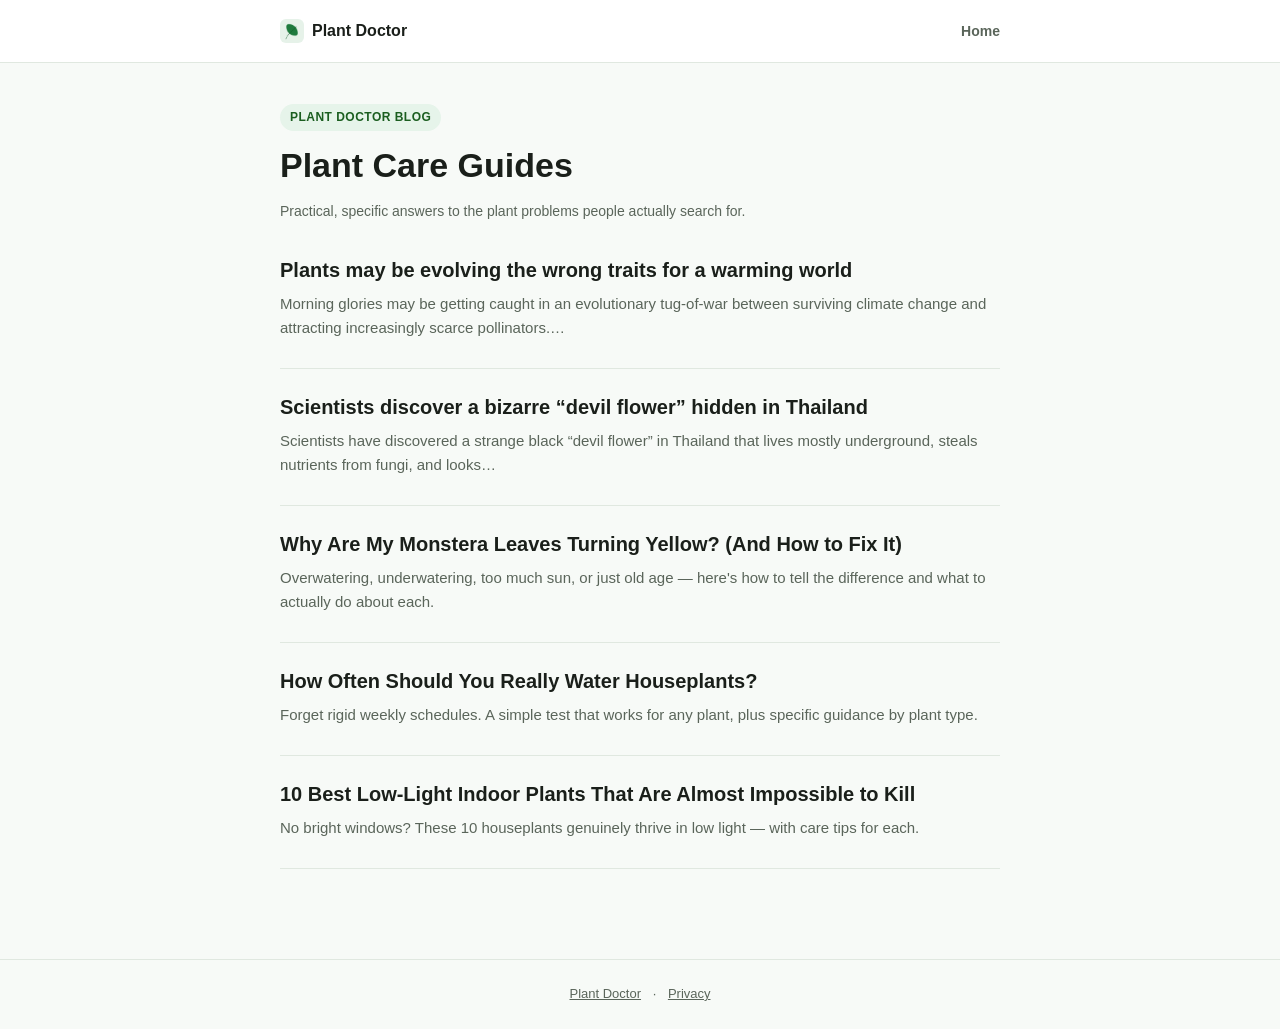
<file: blog/index.html>
<!doctype html>
<html lang="en">
<head>
<meta charset="utf-8">
<meta name="viewport" content="width=device-width, initial-scale=1">
<script src="https://browser.sentry-cdn.com/10.73.0/bundle.min.js" crossorigin="anonymous"></script>
<script>if (window.Sentry) { Sentry.init({ dsn: "https://23cd7998ac65d8c07c1e79cb64cdb11d@o4512033117569024.ingest.de.sentry.io/4512033150074960" }); }</script>
<title>Plant Care Guides & Tips — Plant Doctor Blog</title>
<meta name="description" content="Practical, no-nonsense plant care guides: watering schedules, diagnosing yellow leaves, best plants for your space, and more.">
<link rel="canonical" href="https://getplantdoctor.com/blog/index.html">
<link rel="icon" type="image/png" sizes="32x32" href="../favicon-32.png">
<link rel="stylesheet" href="./blog.css">
</head>
<body>

<header class="header">
  <div class="header-inner">
    <a class="brand" href="../index.html"><img src="../logo-mark.png" width="24" height="24" alt=""> Plant Doctor</a>
    <nav><a href="../index.html#top">Home</a></nav>
  </div>
</header>

<main>
  <span class="eyebrow">Plant Doctor Blog</span>
  <h1>Plant Care Guides</h1>
  <p class="meta">Practical, specific answers to the plant problems people actually search for.</p>

  <ul class="post-list">
    <li>
      <a class="title" href="./plants-may-be-evolving-the-wrong-traits-for-a-warming-world.html">Plants may be evolving the wrong traits for a warming world</a>
      <p class="excerpt">Morning glories may be getting caught in an evolutionary tug-of-war between surviving climate change and attracting increasingly scarce pollinators.…</p>
    </li>
    <li>
      <a class="title" href="./scientists-discover-a-bizarre-devil-flower-hidden-in-thailand.html">Scientists discover a bizarre “devil flower” hidden in Thailand</a>
      <p class="excerpt">Scientists have discovered a strange black “devil flower” in Thailand that lives mostly underground, steals nutrients from fungi, and looks…</p>
    </li>
    <li>
      <a class="title" href="./why-are-my-monstera-leaves-turning-yellow.html">Why Are My Monstera Leaves Turning Yellow? (And How to Fix It)</a>
      <p class="excerpt">Overwatering, underwatering, too much sun, or just old age — here's how to tell the difference and what to actually do about each.</p>
    </li>
    <li>
      <a class="title" href="./how-often-should-you-water-houseplants.html">How Often Should You Really Water Houseplants?</a>
      <p class="excerpt">Forget rigid weekly schedules. A simple test that works for any plant, plus specific guidance by plant type.</p>
    </li>
    <li>
      <a class="title" href="./best-low-light-indoor-plants.html">10 Best Low-Light Indoor Plants That Are Almost Impossible to Kill</a>
      <p class="excerpt">No bright windows? These 10 houseplants genuinely thrive in low light — with care tips for each.</p>
    </li>
  </ul>
</main>

<footer>
  <a href="../index.html#top">Plant Doctor</a> · <a href="../privacy.html">Privacy</a>
</footer>

</body>
</html>
</file>
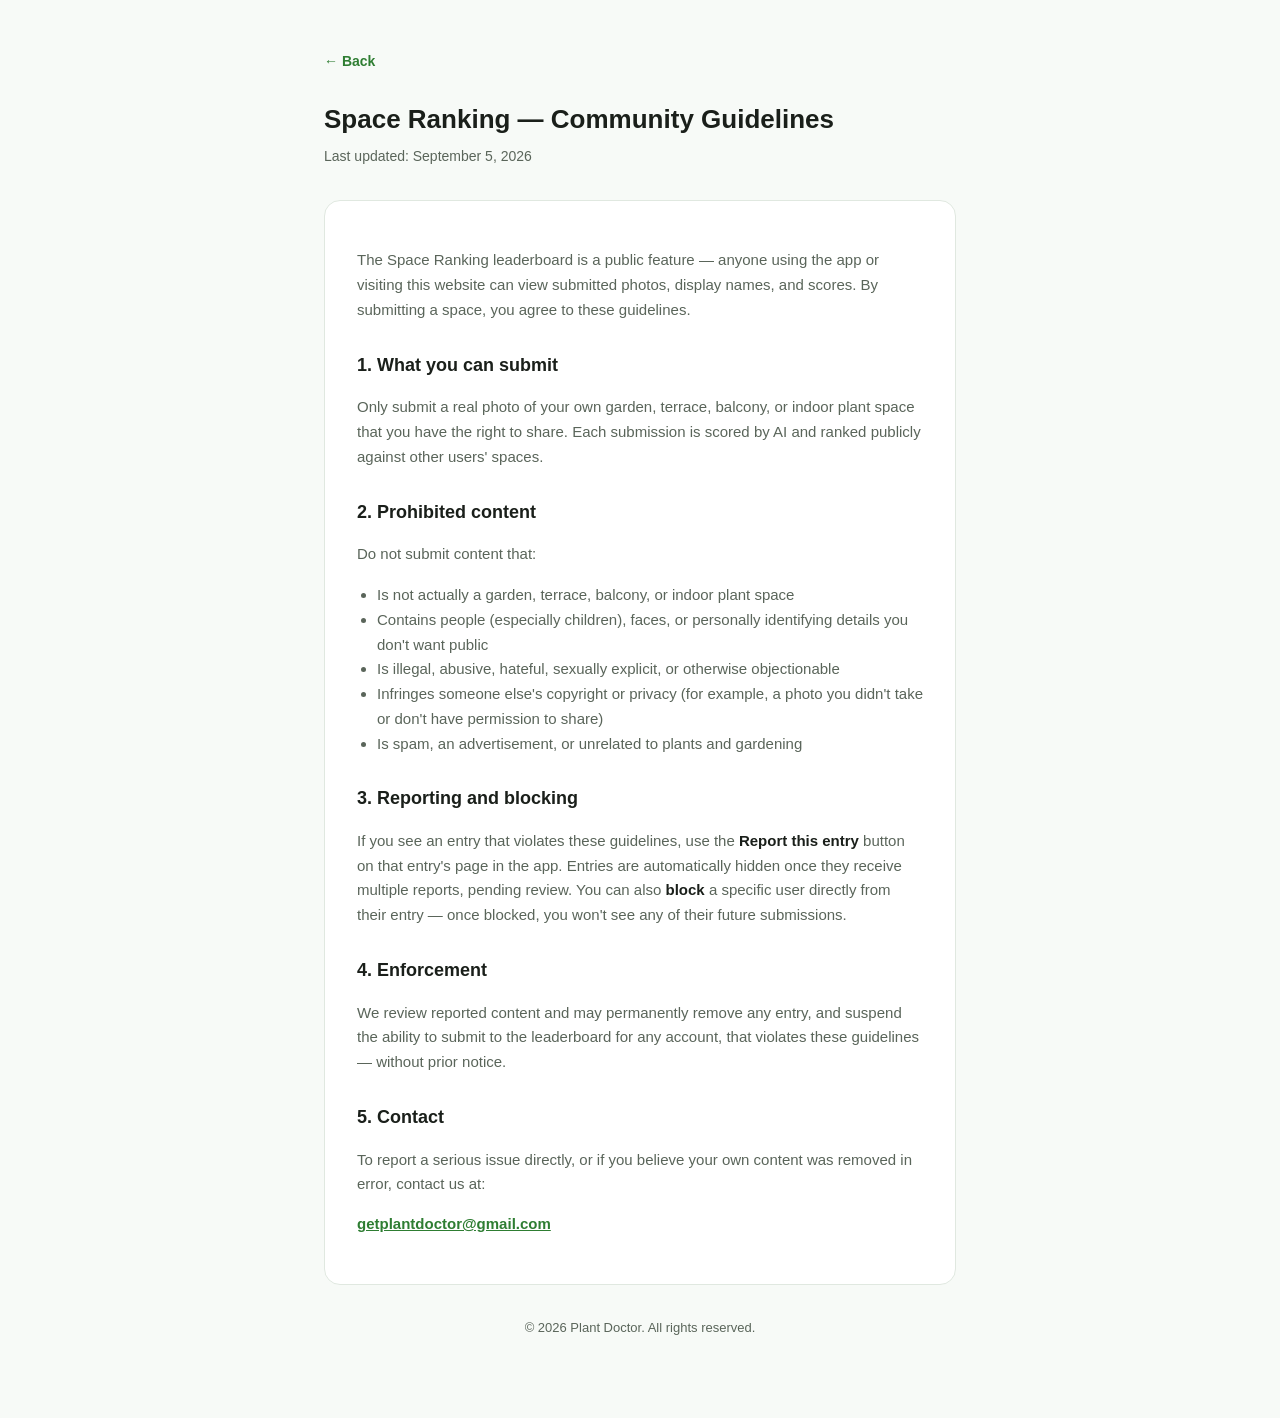
<file: community-guidelines.html>
<!doctype html>
<html lang="en">
<head>
<meta charset="utf-8">
<meta name="viewport" content="width=device-width, initial-scale=1">
<script src="https://browser.sentry-cdn.com/10.73.0/bundle.min.js" crossorigin="anonymous"></script>
<script>if (window.Sentry) { Sentry.init({ dsn: "https://23cd7998ac65d8c07c1e79cb64cdb11d@o4512033117569024.ingest.de.sentry.io/4512033150074960" }); }</script>
<title>Plant Doctor — Community Guidelines</title>
<link rel="icon" type="image/png" sizes="32x32" href="./favicon-32.png">
<link rel="icon" type="image/png" sizes="196x196" href="./favicon-196.png">
<style>
  :root {
    --primary: #2e7d32;
    --primary-dark: #1b5e20;
    --bg: #f7faf7;
    --surface: #ffffff;
    --ink: #1a1f1a;
    --ink-muted: #5a655a;
    --border: #e0e8e0;
  }
  @media (prefers-color-scheme: dark) {
    :root {
      --bg: #10140f;
      --surface: #181f17;
      --ink: #eef4ee;
      --ink-muted: #a3b0a3;
      --border: #2a352a;
    }
  }
  * { box-sizing: border-box; }
  body {
    margin: 0;
    font-family: -apple-system, BlinkMacSystemFont, "Segoe UI", Roboto, Helvetica, Arial, sans-serif;
    background: var(--bg);
    color: var(--ink);
    line-height: 1.65;
  }
  .wrap { max-width: 680px; margin: 0 auto; padding: 48px 24px 80px; }
  a.back { color: var(--primary); text-decoration: none; font-weight: 600; font-size: 14px; }
  h1 { font-size: 26px; margin: 24px 0 4px; }
  .updated { color: var(--ink-muted); font-size: 14px; margin: 0 0 32px; }
  .card {
    background: var(--surface);
    border: 1px solid var(--border);
    border-radius: 16px;
    padding: 32px;
  }
  h2 { font-size: 18px; margin: 28px 0 10px; }
  h2:first-child { margin-top: 0; }
  p, li { color: var(--ink-muted); font-size: 15px; }
  strong { color: var(--ink); }
  a { color: var(--primary); }
  ul { padding-left: 20px; }
  footer { margin-top: 32px; color: var(--ink-muted); font-size: 13px; text-align: center; }
</style>
</head>
<body>
  <div class="wrap">
    <a class="back" href="./index.html">← Back</a>
    <h1>Space Ranking — Community Guidelines</h1>
    <p class="updated">Last updated: September 5, 2026</p>

    <div class="card">
      <p>The Space Ranking leaderboard is a public feature — anyone using the app or visiting this website can view submitted photos, display names, and scores. By submitting a space, you agree to these guidelines.</p>

      <h2>1. What you can submit</h2>
      <p>Only submit a real photo of your own garden, terrace, balcony, or indoor plant space that you have the right to share. Each submission is scored by AI and ranked publicly against other users' spaces.</p>

      <h2>2. Prohibited content</h2>
      <p>Do not submit content that:</p>
      <ul>
        <li>Is not actually a garden, terrace, balcony, or indoor plant space</li>
        <li>Contains people (especially children), faces, or personally identifying details you don't want public</li>
        <li>Is illegal, abusive, hateful, sexually explicit, or otherwise objectionable</li>
        <li>Infringes someone else's copyright or privacy (for example, a photo you didn't take or don't have permission to share)</li>
        <li>Is spam, an advertisement, or unrelated to plants and gardening</li>
      </ul>

      <h2>3. Reporting and blocking</h2>
      <p>If you see an entry that violates these guidelines, use the <strong>Report this entry</strong> button on that entry's page in the app. Entries are automatically hidden once they receive multiple reports, pending review. You can also <strong>block</strong> a specific user directly from their entry — once blocked, you won't see any of their future submissions.</p>

      <h2>4. Enforcement</h2>
      <p>We review reported content and may permanently remove any entry, and suspend the ability to submit to the leaderboard for any account, that violates these guidelines — without prior notice.</p>

      <h2>5. Contact</h2>
      <p>To report a serious issue directly, or if you believe your own content was removed in error, contact us at:</p>
      <p><strong><a href="mailto:getplantdoctor@gmail.com">getplantdoctor@gmail.com</a></strong></p>
    </div>

    <footer>&copy; 2026 Plant Doctor. All rights reserved.</footer>
  </div>
</body>
</html>
</file>
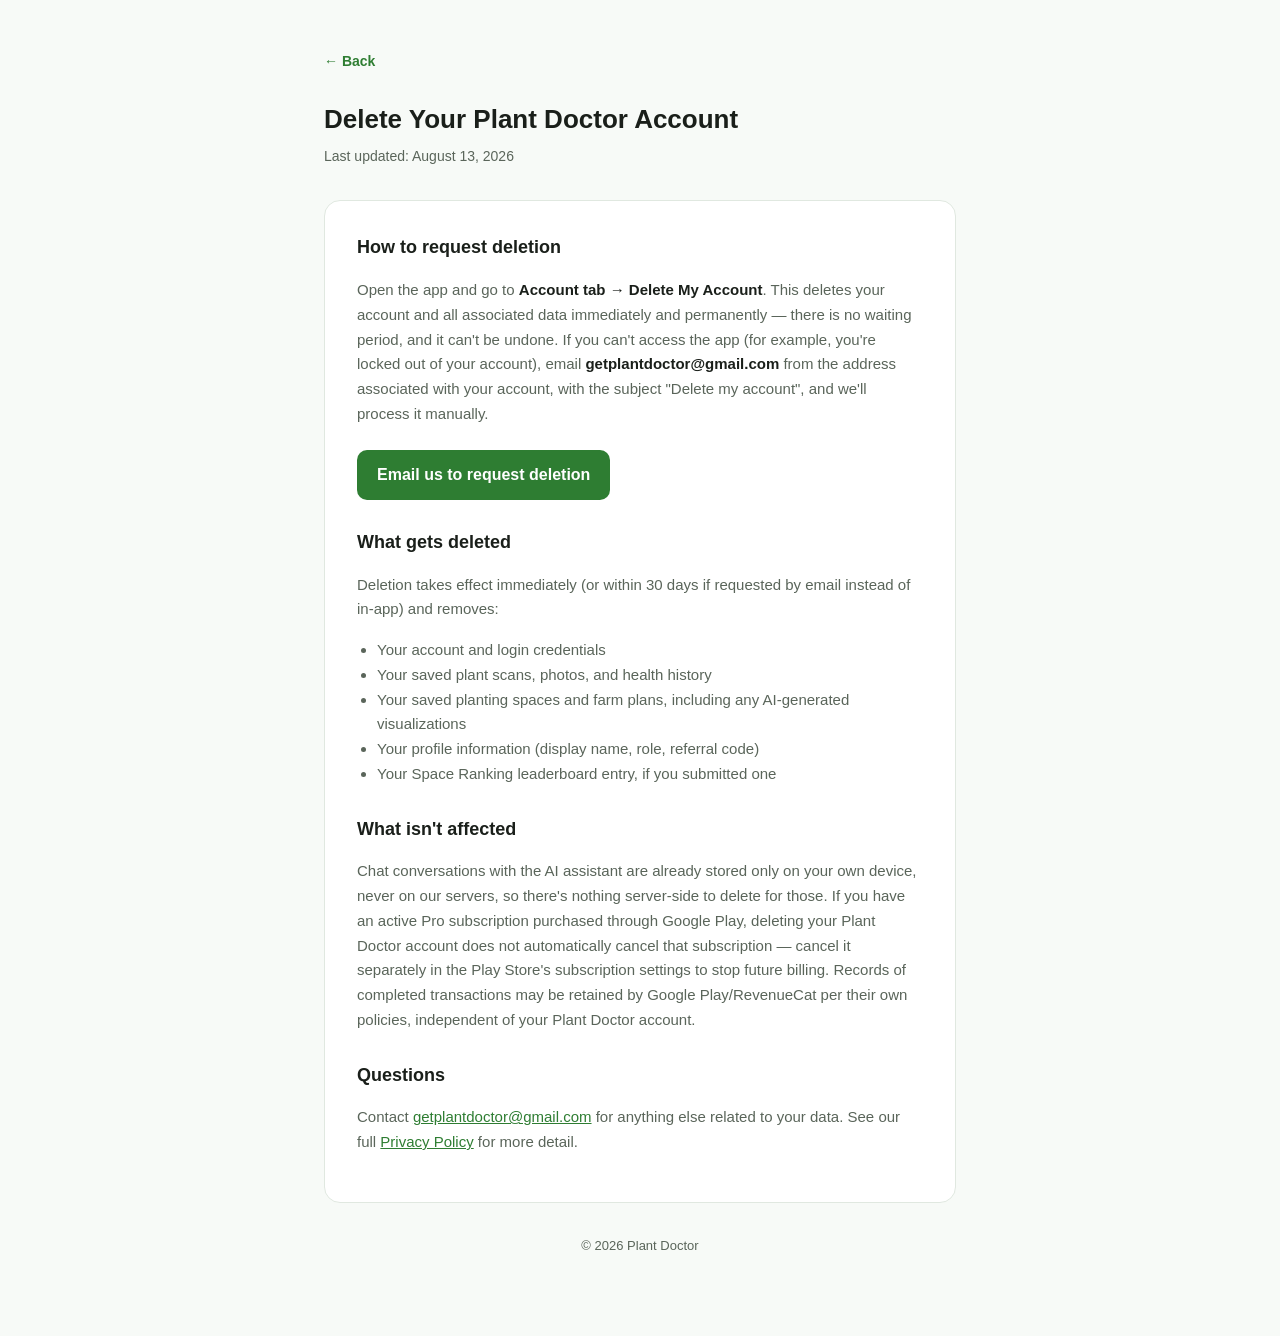
<file: delete-account.html>
<!doctype html>
<html lang="en">
<head>
<meta charset="utf-8">
<meta name="viewport" content="width=device-width, initial-scale=1">
<script src="https://browser.sentry-cdn.com/10.73.0/bundle.min.js" crossorigin="anonymous"></script>
<script>if (window.Sentry) { Sentry.init({ dsn: "https://23cd7998ac65d8c07c1e79cb64cdb11d@o4512033117569024.ingest.de.sentry.io/4512033150074960" }); }</script>
<title>Plant Doctor — Delete Your Account</title>
<link rel="icon" type="image/png" sizes="32x32" href="./favicon-32.png">
<link rel="icon" type="image/png" sizes="196x196" href="./favicon-196.png">
<style>
  :root {
    --primary: #2e7d32;
    --primary-dark: #1b5e20;
    --bg: #f7faf7;
    --surface: #ffffff;
    --ink: #1a1f1a;
    --ink-muted: #5a655a;
    --border: #e0e8e0;
  }
  @media (prefers-color-scheme: dark) {
    :root {
      --bg: #10140f;
      --surface: #181f17;
      --ink: #eef4ee;
      --ink-muted: #a3b0a3;
      --border: #2a352a;
    }
  }
  * { box-sizing: border-box; }
  body {
    margin: 0;
    font-family: -apple-system, BlinkMacSystemFont, "Segoe UI", Roboto, Helvetica, Arial, sans-serif;
    background: var(--bg);
    color: var(--ink);
    line-height: 1.65;
  }
  .wrap { max-width: 680px; margin: 0 auto; padding: 48px 24px 80px; }
  a.back { color: var(--primary); text-decoration: none; font-weight: 600; font-size: 14px; }
  h1 { font-size: 26px; margin: 24px 0 4px; }
  .updated { color: var(--ink-muted); font-size: 14px; margin: 0 0 32px; }
  .card {
    background: var(--surface);
    border: 1px solid var(--border);
    border-radius: 16px;
    padding: 32px;
  }
  h2 { font-size: 18px; margin: 28px 0 10px; }
  h2:first-child { margin-top: 0; }
  p, li { color: var(--ink-muted); font-size: 15px; }
  strong { color: var(--ink); }
  a { color: var(--primary); }
  ul { padding-left: 20px; }
  .btn {
    display: inline-block;
    background: var(--primary);
    color: #fff;
    text-decoration: none;
    font-weight: 600;
    padding: 12px 20px;
    border-radius: 10px;
    margin-top: 8px;
  }
  footer { margin-top: 32px; color: var(--ink-muted); font-size: 13px; text-align: center; }
</style>
</head>
<body>
  <div class="wrap">
    <a class="back" href="./index.html">← Back</a>
    <h1>Delete Your Plant Doctor Account</h1>
    <p class="updated">Last updated: August 13, 2026</p>

    <div class="card">
      <h2>How to request deletion</h2>
      <p>Open the app and go to <strong>Account tab → Delete My Account</strong>. This deletes your account and all associated data immediately and permanently — there is no waiting period, and it can't be undone. If you can't access the app (for example, you're locked out of your account), email <strong>getplantdoctor@gmail.com</strong> from the address associated with your account, with the subject "Delete my account", and we'll process it manually.</p>
      <a class="btn" href="mailto:getplantdoctor@gmail.com?subject=Delete%20my%20account">Email us to request deletion</a>

      <h2>What gets deleted</h2>
      <p>Deletion takes effect immediately (or within 30 days if requested by email instead of in-app) and removes:</p>
      <ul>
        <li>Your account and login credentials</li>
        <li>Your saved plant scans, photos, and health history</li>
        <li>Your saved planting spaces and farm plans, including any AI-generated visualizations</li>
        <li>Your profile information (display name, role, referral code)</li>
        <li>Your Space Ranking leaderboard entry, if you submitted one</li>
      </ul>

      <h2>What isn't affected</h2>
      <p>Chat conversations with the AI assistant are already stored only on your own device, never on our servers, so there's nothing server-side to delete for those. If you have an active Pro subscription purchased through Google Play, deleting your Plant Doctor account does not automatically cancel that subscription — cancel it separately in the Play Store's subscription settings to stop future billing. Records of completed transactions may be retained by Google Play/RevenueCat per their own policies, independent of your Plant Doctor account.</p>

      <h2>Questions</h2>
      <p>Contact <a href="mailto:getplantdoctor@gmail.com">getplantdoctor@gmail.com</a> for anything else related to your data. See our full <a href="./privacy.html">Privacy Policy</a> for more detail.</p>
    </div>

    <footer>© 2026 Plant Doctor</footer>
  </div>
</body>
</html>
</file>
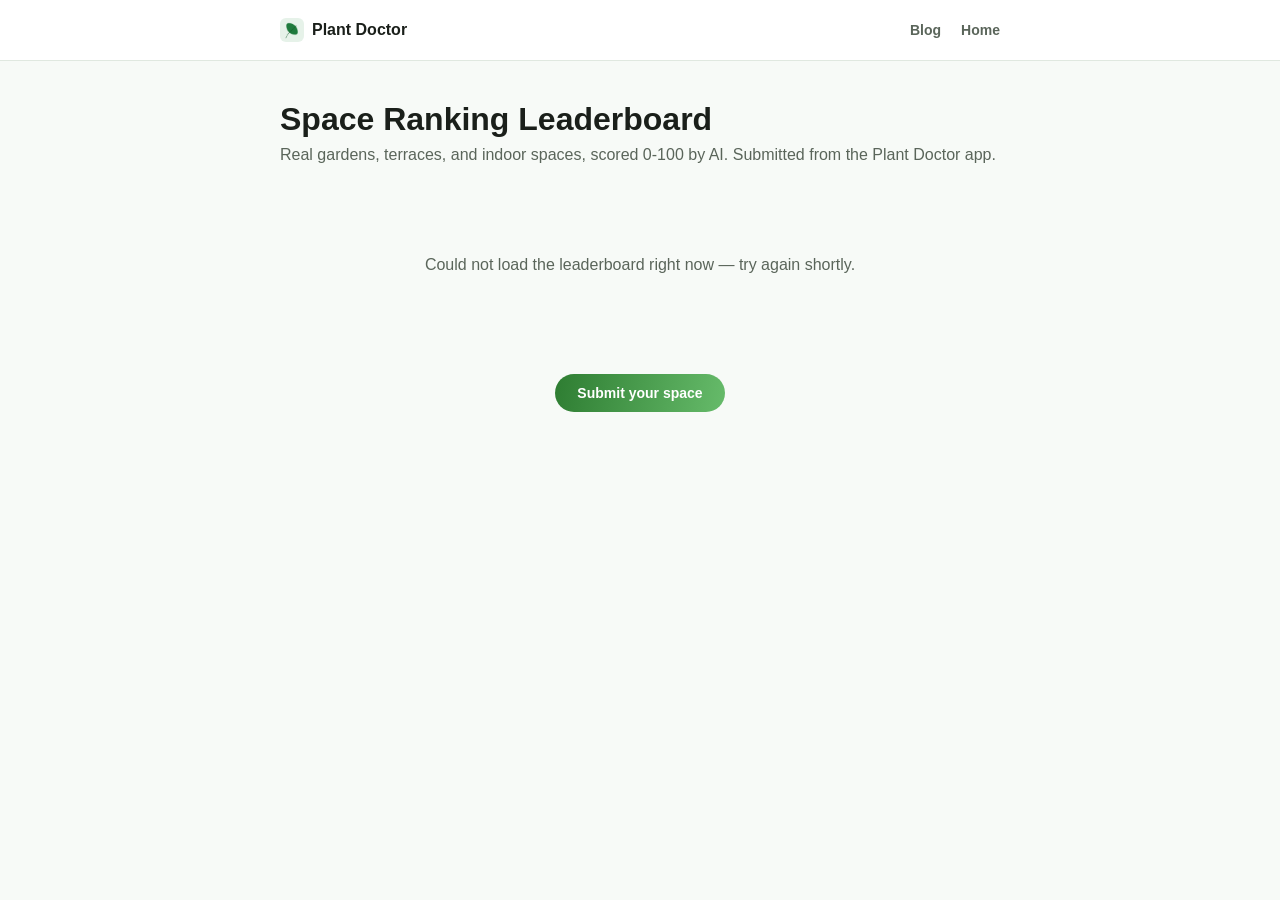
<file: leaderboard.html>
<!doctype html>
<html lang="en">
<head>
<meta charset="utf-8">
<meta name="viewport" content="width=device-width, initial-scale=1">
<script src="https://browser.sentry-cdn.com/10.73.0/bundle.min.js" crossorigin="anonymous"></script>
<script>if (window.Sentry) { Sentry.init({ dsn: "https://23cd7998ac65d8c07c1e79cb64cdb11d@o4512033117569024.ingest.de.sentry.io/4512033150074960" }); }</script>
<title>Space Ranking Leaderboard — Plant Doctor</title>
<meta name="description" content="The AI Space Ranking leaderboard: real gardens, terraces, and indoor plant spaces ranked by AI. Browse top-ranked submissions, get inspired, and see where your own space could rank — free with the Plant Doctor app.">
<link rel="icon" type="image/png" sizes="32x32" href="./favicon-32.png">
<style>
  :root {
    --primary: #2e7d32;
    --primary-dark: #1b5e20;
    --primary-light: #66bb6a;
    --primary-soft: #e6f4ea;
    --bg: #f7faf7;
    --surface: #ffffff;
    --ink: #1a1f1a;
    --ink-muted: #5a655a;
    --border: #e0e8e0;
    --flower: #f2a541;
    --shadow: 0 8px 24px -8px rgba(27, 94, 32, 0.18);
  }
  @media (prefers-color-scheme: dark) {
    :root {
      --primary-light: #7fd583;
      --primary-soft: #17281a;
      --bg: #10140f;
      --surface: #181f17;
      --ink: #eef4ee;
      --ink-muted: #a3b0a3;
      --border: #2a352a;
      --flower: #f2b766;
      --shadow: 0 8px 24px -8px rgba(0, 0, 0, 0.5);
    }
  }
  * { box-sizing: border-box; }
  body {
    margin: 0;
    font-family: -apple-system, BlinkMacSystemFont, "Segoe UI", Roboto, sans-serif;
    background: var(--bg);
    color: var(--ink);
  }
  a { color: var(--primary-dark); }
  @media (prefers-color-scheme: dark) { a { color: var(--primary-light); } }
  .header { border-bottom: 1px solid var(--border); background: var(--surface); }
  .header-inner { max-width: 760px; margin: 0 auto; padding: 18px 20px; display: flex; align-items: center; justify-content: space-between; }
  .brand { display: flex; align-items: center; gap: 8px; font-weight: 700; text-decoration: none; color: var(--ink); font-size: 16px; }
  .brand img { border-radius: 6px; }
  .header nav a { margin-left: 20px; text-decoration: none; color: var(--ink-muted); font-size: 14px; font-weight: 600; }
  main { max-width: 760px; margin: 0 auto; padding: 40px 20px 60px; }
  h1 { font-size: 32px; margin: 0 0 8px; }
  .sub { color: var(--ink-muted); font-size: 16px; margin: 0 0 32px; }
  .row {
    display: flex; align-items: center; gap: 14px;
    background: var(--surface); border: 1px solid var(--border);
    border-radius: 14px; padding: 14px 18px; margin-bottom: 12px;
    box-shadow: var(--shadow);
  }
  .rank { font-weight: 800; font-size: 18px; width: 32px; text-align: center; color: var(--ink-muted); }
  .rank.top1 { color: var(--flower); font-size: 22px; }
  .rank.top2 { color: #9aa5ad; font-size: 20px; }
  .rank.top3 { color: #c98a4b; font-size: 20px; }
  .thumb { width: 56px; height: 56px; border-radius: 10px; object-fit: cover; background: var(--border); }
  .info { flex: 1; min-width: 0; }
  .name { font-weight: 700; font-size: 15px; margin: 0; }
  .type { color: var(--ink-muted); font-size: 13px; margin: 2px 0 0; }
  .state { text-align: center; color: var(--ink-muted); padding: 60px 20px; }
  .cta { text-align: center; margin-top: 40px; }
  .btn {
    display: inline-block; background: linear-gradient(100deg, var(--primary), var(--primary-light));
    color: #fff; font-weight: 700; text-decoration: none; padding: 11px 22px; border-radius: 999px; font-size: 14px;
  }
</style>
</head>
<body>

<header class="header">
  <div class="header-inner">
    <a class="brand" href="./index.html"><img src="./logo-mark.png" width="24" height="24" alt=""> Plant Doctor</a>
    <nav><a href="./blog/index.html">Blog</a><a href="./index.html#top">Home</a></nav>
  </div>
</header>

<main>
  <h1>Space Ranking Leaderboard</h1>
  <p class="sub">Real gardens, terraces, and indoor spaces, scored 0-100 by AI. Submitted from the Plant Doctor app.</p>

  <div id="list"><div class="state">Loading leaderboard…</div></div>

  <div class="cta">
    <a class="btn" href="https://play.google.com/store/apps/details?id=com.getplantdoctor.app">Submit your space</a>
  </div>
</main>

<script>
  const SUPABASE_URL = 'https://ybazxygtjbebomizfuup.supabase.co';
  const SUPABASE_ANON_KEY = 'eyJhbGciOiJIUzI1NiIsInR5cCI6IkpXVCJ9.eyJpc3MiOiJzdXBhYmFzZSIsInJlZiI6InliYXp4eWd0amJlYm9taXpmdXVwIiwicm9sZSI6ImFub24iLCJpYXQiOjE3ODU2MDIxNzUsImV4cCI6MjEwMTE3ODE3NX0.dzJizRPCSn7soKk_q72q-LRCD_vZ5wkbR6vfEIps1iU';

  const SPACE_LABEL = { garden: 'Garden', terrace: 'Terrace / Balcony', indoor: 'Indoor / Office' };

  function escapeHtml(str) {
    return String(str).replace(/[&<>"']/g, (c) => ({ '&': '&amp;', '<': '&lt;', '>': '&gt;', '"': '&quot;', "'": '&#39;' }[c]));
  }

  async function loadLeaderboard() {
    const listEl = document.getElementById('list');
    try {
      const res = await fetch(
        `${SUPABASE_URL}/rest/v1/garden_rankings_leaderboard?select=id,photo_url,space_type,display_name,country&order=visualized.desc,score.desc,created_at.desc&limit=100`,
        { headers: { apikey: SUPABASE_ANON_KEY, Authorization: `Bearer ${SUPABASE_ANON_KEY}` } }
      );
      if (!res.ok) throw new Error('Request failed');
      const entries = await res.json();

      if (!entries.length) {
        listEl.innerHTML = '<div class="state">No entries yet — be the first to submit your space from the app!</div>';
        return;
      }

      listEl.innerHTML = entries.map((e, i) => {
        const rank = i + 1;
        const rankClass = rank === 1 ? 'top1' : rank === 2 ? 'top2' : rank === 3 ? 'top3' : '';
        return `<div class="row">
          <div class="rank ${rankClass}">${rank}</div>
          <img class="thumb" src="${escapeHtml(e.photo_url)}" alt="" loading="lazy">
          <div class="info">
            <p class="name">${escapeHtml(e.display_name)}</p>
            <p class="type">${escapeHtml(SPACE_LABEL[e.space_type] || 'Space')}${e.country ? ' · ' + escapeHtml(e.country) : ''}</p>
          </div>
        </div>`;
      }).join('');
    } catch (err) {
      listEl.innerHTML = '<div class="state">Could not load the leaderboard right now — try again shortly.</div>';
    }
  }

  loadLeaderboard();
</script>

</body>
</html>
</file>
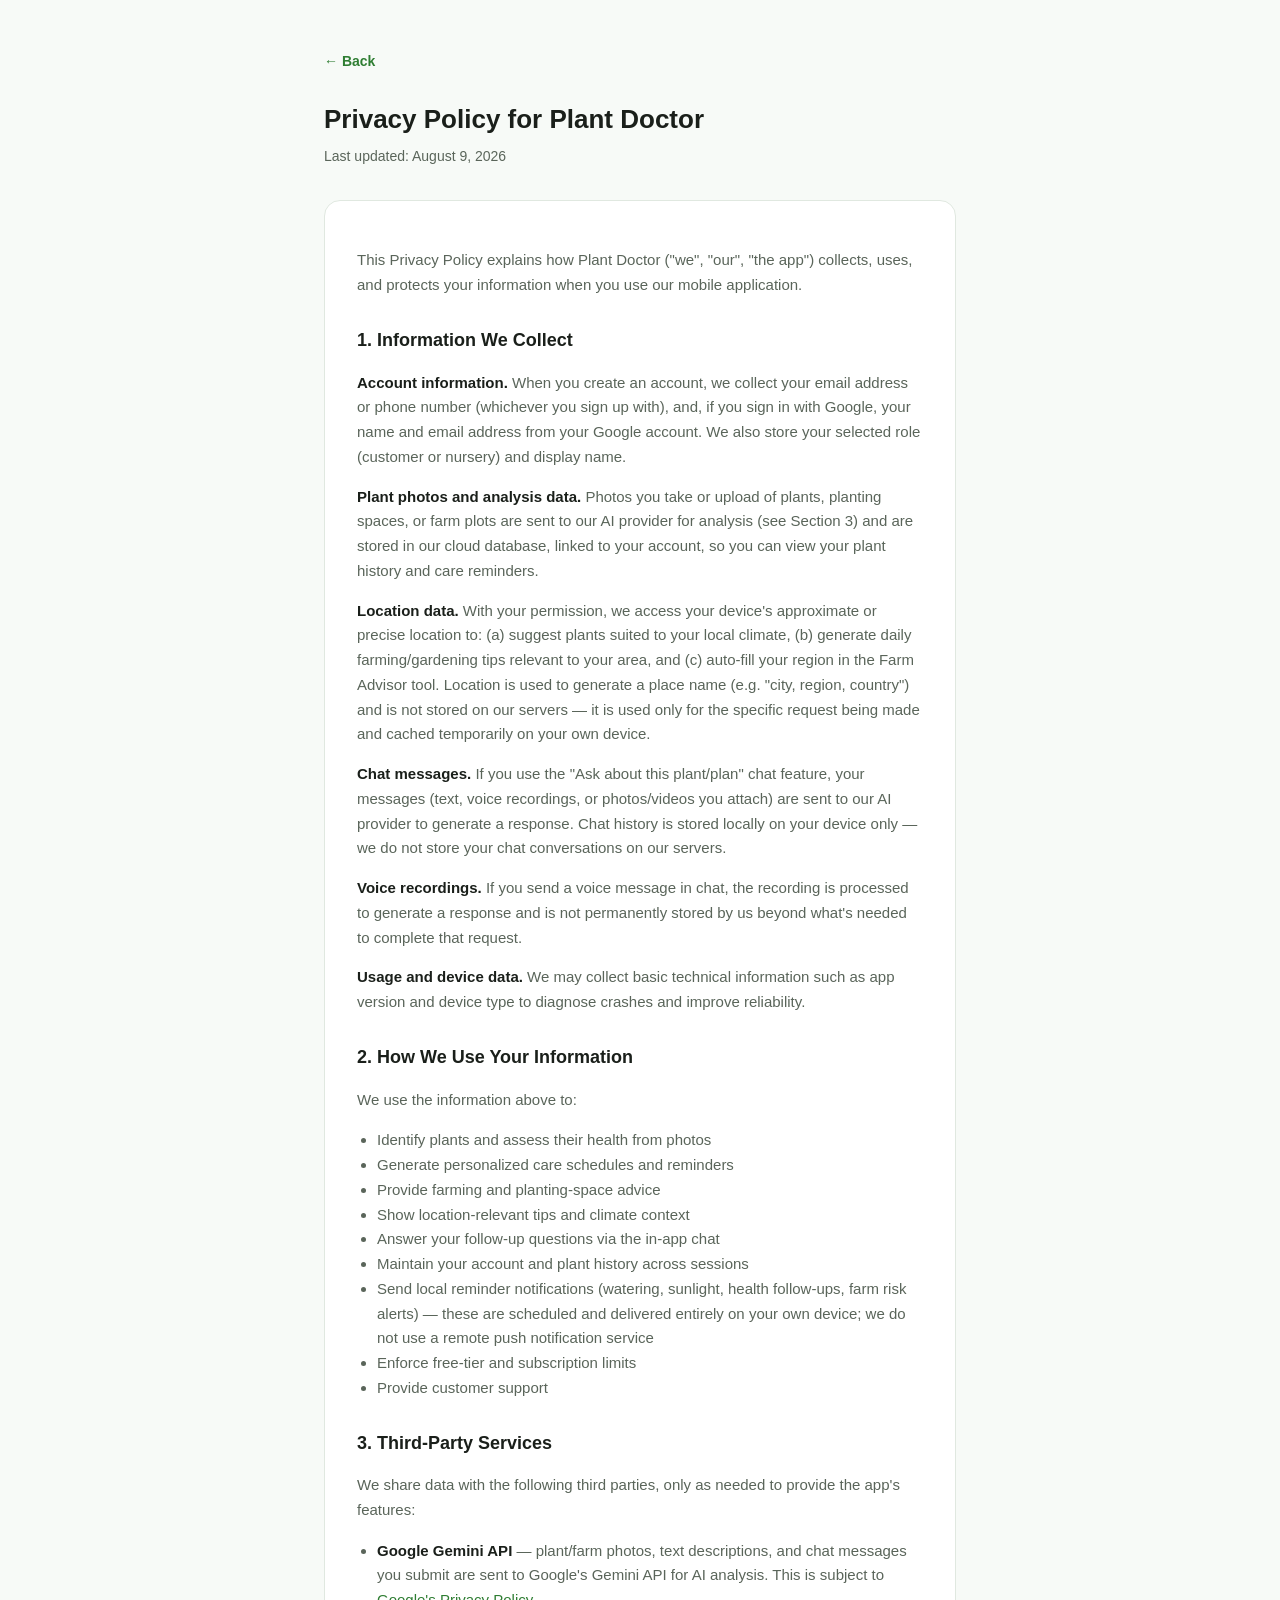
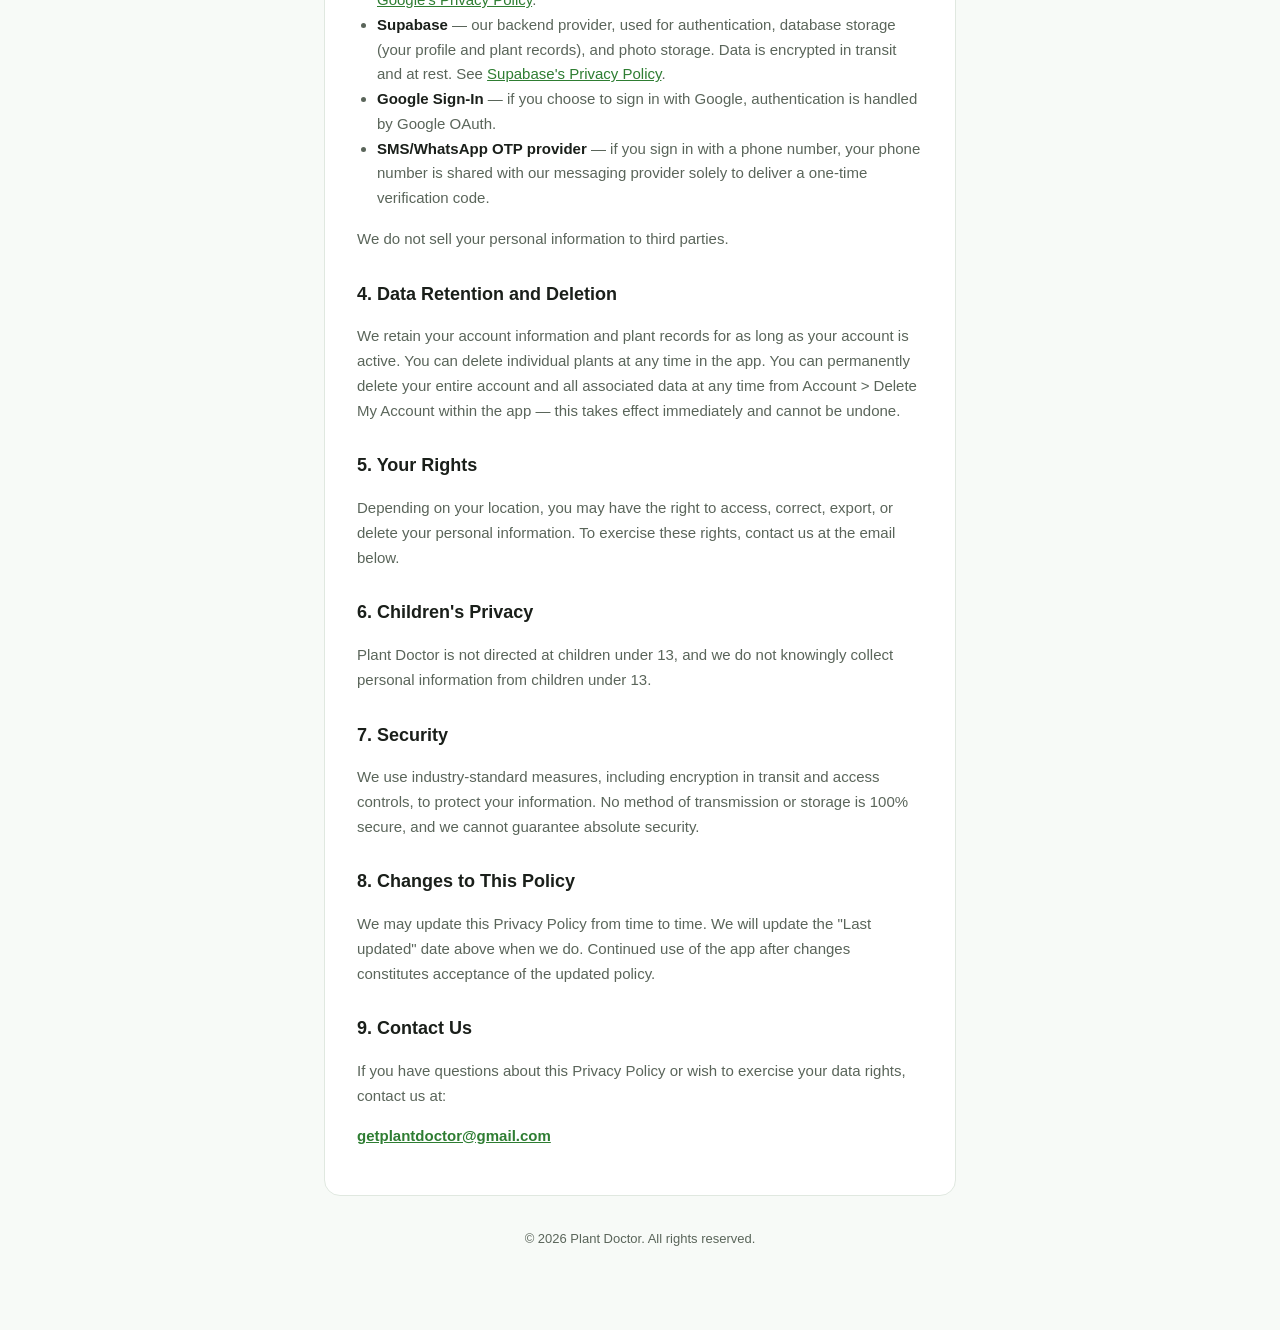
<file: privacy.html>
<!doctype html>
<html lang="en">
<head>
<meta charset="utf-8">
<meta name="viewport" content="width=device-width, initial-scale=1">
<script src="https://browser.sentry-cdn.com/10.73.0/bundle.min.js" crossorigin="anonymous"></script>
<script>if (window.Sentry) { Sentry.init({ dsn: "https://23cd7998ac65d8c07c1e79cb64cdb11d@o4512033117569024.ingest.de.sentry.io/4512033150074960" }); }</script>
<title>Plant Doctor — Privacy Policy</title>
<link rel="icon" type="image/png" sizes="32x32" href="./favicon-32.png">
<link rel="icon" type="image/png" sizes="196x196" href="./favicon-196.png">
<style>
  :root {
    --primary: #2e7d32;
    --primary-dark: #1b5e20;
    --bg: #f7faf7;
    --surface: #ffffff;
    --ink: #1a1f1a;
    --ink-muted: #5a655a;
    --border: #e0e8e0;
  }
  @media (prefers-color-scheme: dark) {
    :root {
      --bg: #10140f;
      --surface: #181f17;
      --ink: #eef4ee;
      --ink-muted: #a3b0a3;
      --border: #2a352a;
    }
  }
  * { box-sizing: border-box; }
  body {
    margin: 0;
    font-family: -apple-system, BlinkMacSystemFont, "Segoe UI", Roboto, Helvetica, Arial, sans-serif;
    background: var(--bg);
    color: var(--ink);
    line-height: 1.65;
  }
  .wrap { max-width: 680px; margin: 0 auto; padding: 48px 24px 80px; }
  a.back { color: var(--primary); text-decoration: none; font-weight: 600; font-size: 14px; }
  h1 { font-size: 26px; margin: 24px 0 4px; }
  .updated { color: var(--ink-muted); font-size: 14px; margin: 0 0 32px; }
  .card {
    background: var(--surface);
    border: 1px solid var(--border);
    border-radius: 16px;
    padding: 32px;
  }
  h2 { font-size: 18px; margin: 28px 0 10px; }
  h2:first-child { margin-top: 0; }
  p, li { color: var(--ink-muted); font-size: 15px; }
  strong { color: var(--ink); }
  a { color: var(--primary); }
  ul { padding-left: 20px; }
  footer { margin-top: 32px; color: var(--ink-muted); font-size: 13px; text-align: center; }
</style>
</head>
<body>
  <div class="wrap">
    <a class="back" href="./index.html">← Back</a>
    <h1>Privacy Policy for Plant Doctor</h1>
    <p class="updated">Last updated: August 9, 2026</p>

    <div class="card">
      <p>This Privacy Policy explains how Plant Doctor ("we", "our", "the app") collects, uses, and protects your information when you use our mobile application.</p>

      <h2>1. Information We Collect</h2>
      <p><strong>Account information.</strong> When you create an account, we collect your email address or phone number (whichever you sign up with), and, if you sign in with Google, your name and email address from your Google account. We also store your selected role (customer or nursery) and display name.</p>
      <p><strong>Plant photos and analysis data.</strong> Photos you take or upload of plants, planting spaces, or farm plots are sent to our AI provider for analysis (see Section 3) and are stored in our cloud database, linked to your account, so you can view your plant history and care reminders.</p>
      <p><strong>Location data.</strong> With your permission, we access your device's approximate or precise location to: (a) suggest plants suited to your local climate, (b) generate daily farming/gardening tips relevant to your area, and (c) auto-fill your region in the Farm Advisor tool. Location is used to generate a place name (e.g. "city, region, country") and is not stored on our servers — it is used only for the specific request being made and cached temporarily on your own device.</p>
      <p><strong>Chat messages.</strong> If you use the "Ask about this plant/plan" chat feature, your messages (text, voice recordings, or photos/videos you attach) are sent to our AI provider to generate a response. Chat history is stored locally on your device only — we do not store your chat conversations on our servers.</p>
      <p><strong>Voice recordings.</strong> If you send a voice message in chat, the recording is processed to generate a response and is not permanently stored by us beyond what's needed to complete that request.</p>
      <p><strong>Usage and device data.</strong> We may collect basic technical information such as app version and device type to diagnose crashes and improve reliability.</p>

      <h2>2. How We Use Your Information</h2>
      <p>We use the information above to:</p>
      <ul>
        <li>Identify plants and assess their health from photos</li>
        <li>Generate personalized care schedules and reminders</li>
        <li>Provide farming and planting-space advice</li>
        <li>Show location-relevant tips and climate context</li>
        <li>Answer your follow-up questions via the in-app chat</li>
        <li>Maintain your account and plant history across sessions</li>
        <li>Send local reminder notifications (watering, sunlight, health follow-ups, farm risk alerts) — these are scheduled and delivered entirely on your own device; we do not use a remote push notification service</li>
        <li>Enforce free-tier and subscription limits</li>
        <li>Provide customer support</li>
      </ul>

      <h2>3. Third-Party Services</h2>
      <p>We share data with the following third parties, only as needed to provide the app's features:</p>
      <ul>
        <li><strong>Google Gemini API</strong> — plant/farm photos, text descriptions, and chat messages you submit are sent to Google's Gemini API for AI analysis. This is subject to <a href="https://policies.google.com/privacy">Google's Privacy Policy</a>.</li>
        <li><strong>Supabase</strong> — our backend provider, used for authentication, database storage (your profile and plant records), and photo storage. Data is encrypted in transit and at rest. See <a href="https://supabase.com/privacy">Supabase's Privacy Policy</a>.</li>
        <li><strong>Google Sign-In</strong> — if you choose to sign in with Google, authentication is handled by Google OAuth.</li>
        <li><strong>SMS/WhatsApp OTP provider</strong> — if you sign in with a phone number, your phone number is shared with our messaging provider solely to deliver a one-time verification code.</li>
      </ul>
      <p>We do not sell your personal information to third parties.</p>

      <h2>4. Data Retention and Deletion</h2>
      <p>We retain your account information and plant records for as long as your account is active. You can delete individual plants at any time in the app. You can permanently delete your entire account and all associated data at any time from Account &gt; Delete My Account within the app — this takes effect immediately and cannot be undone.</p>

      <h2>5. Your Rights</h2>
      <p>Depending on your location, you may have the right to access, correct, export, or delete your personal information. To exercise these rights, contact us at the email below.</p>

      <h2>6. Children's Privacy</h2>
      <p>Plant Doctor is not directed at children under 13, and we do not knowingly collect personal information from children under 13.</p>

      <h2>7. Security</h2>
      <p>We use industry-standard measures, including encryption in transit and access controls, to protect your information. No method of transmission or storage is 100% secure, and we cannot guarantee absolute security.</p>

      <h2>8. Changes to This Policy</h2>
      <p>We may update this Privacy Policy from time to time. We will update the "Last updated" date above when we do. Continued use of the app after changes constitutes acceptance of the updated policy.</p>

      <h2>9. Contact Us</h2>
      <p>If you have questions about this Privacy Policy or wish to exercise your data rights, contact us at:</p>
      <p><strong><a href="mailto:getplantdoctor@gmail.com">getplantdoctor@gmail.com</a></strong></p>
    </div>

    <footer>&copy; 2026 Plant Doctor. All rights reserved.</footer>
  </div>
</body>
</html>
</file>
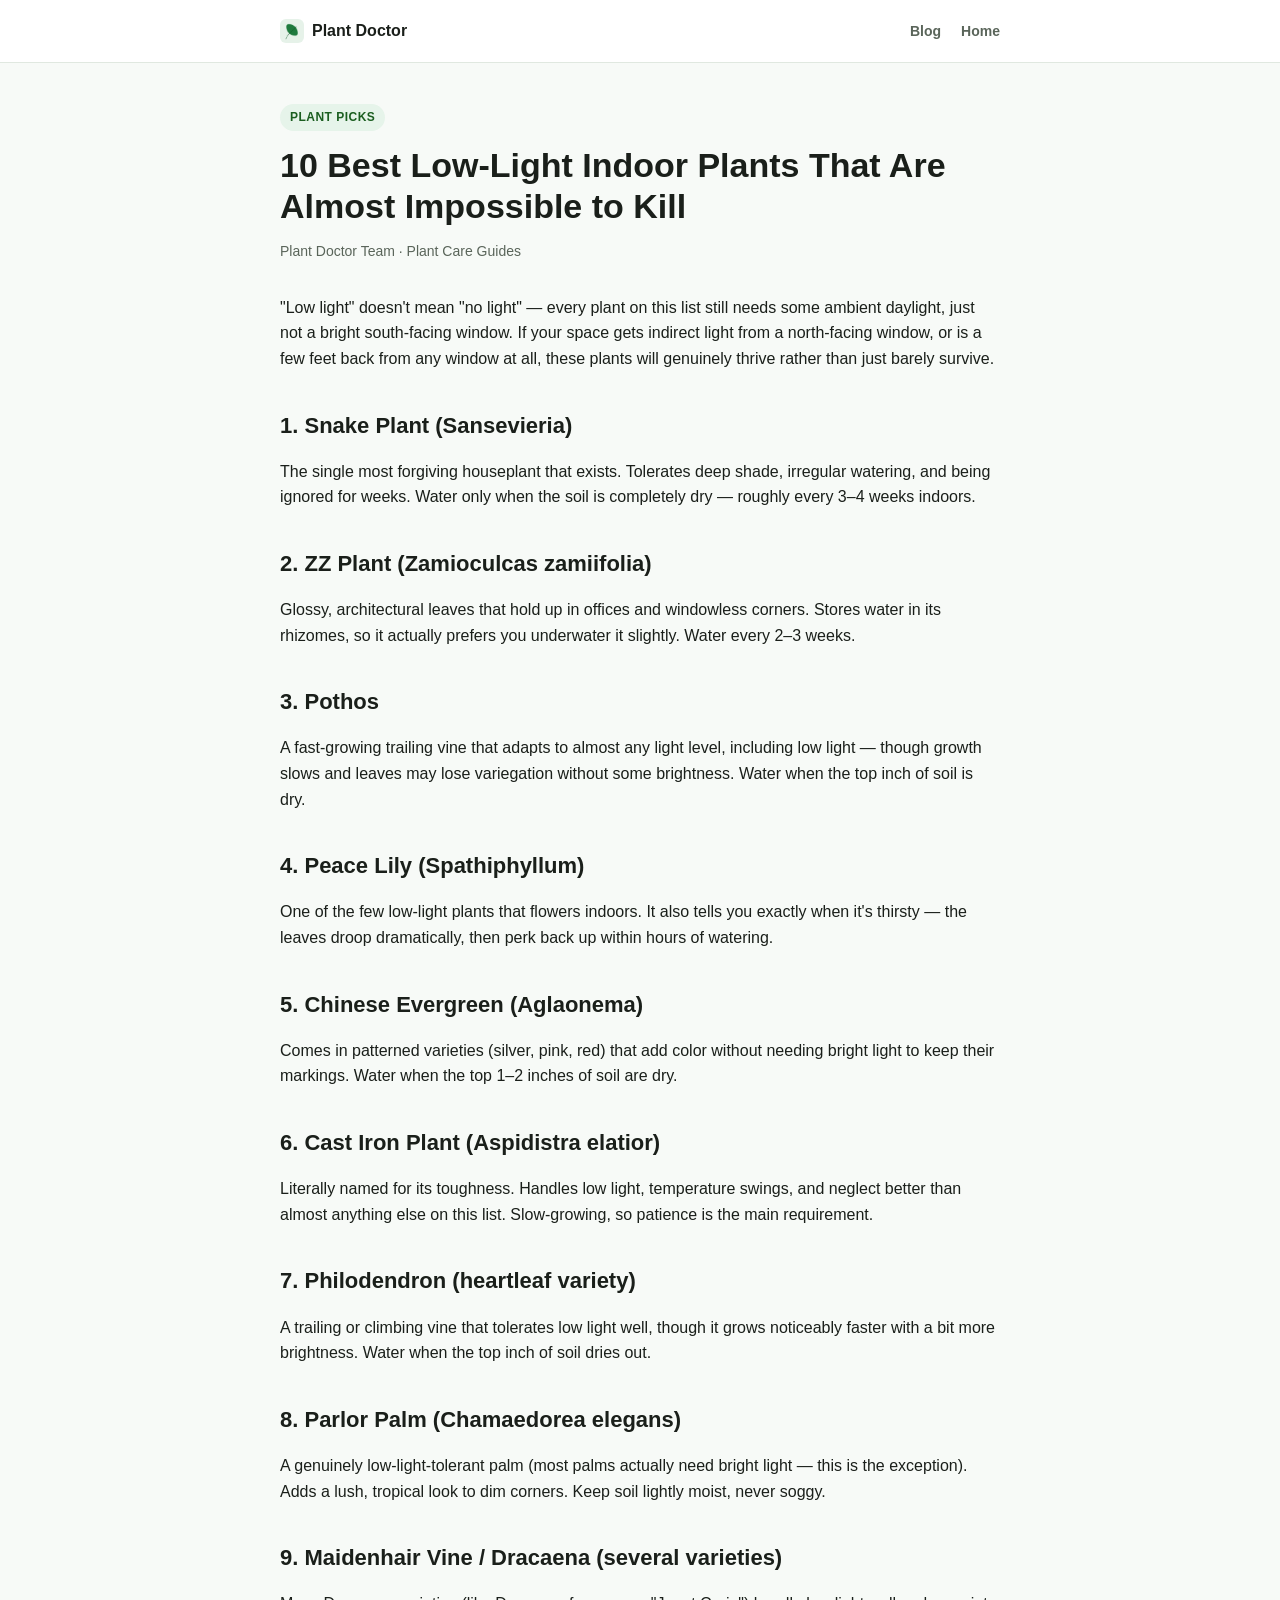
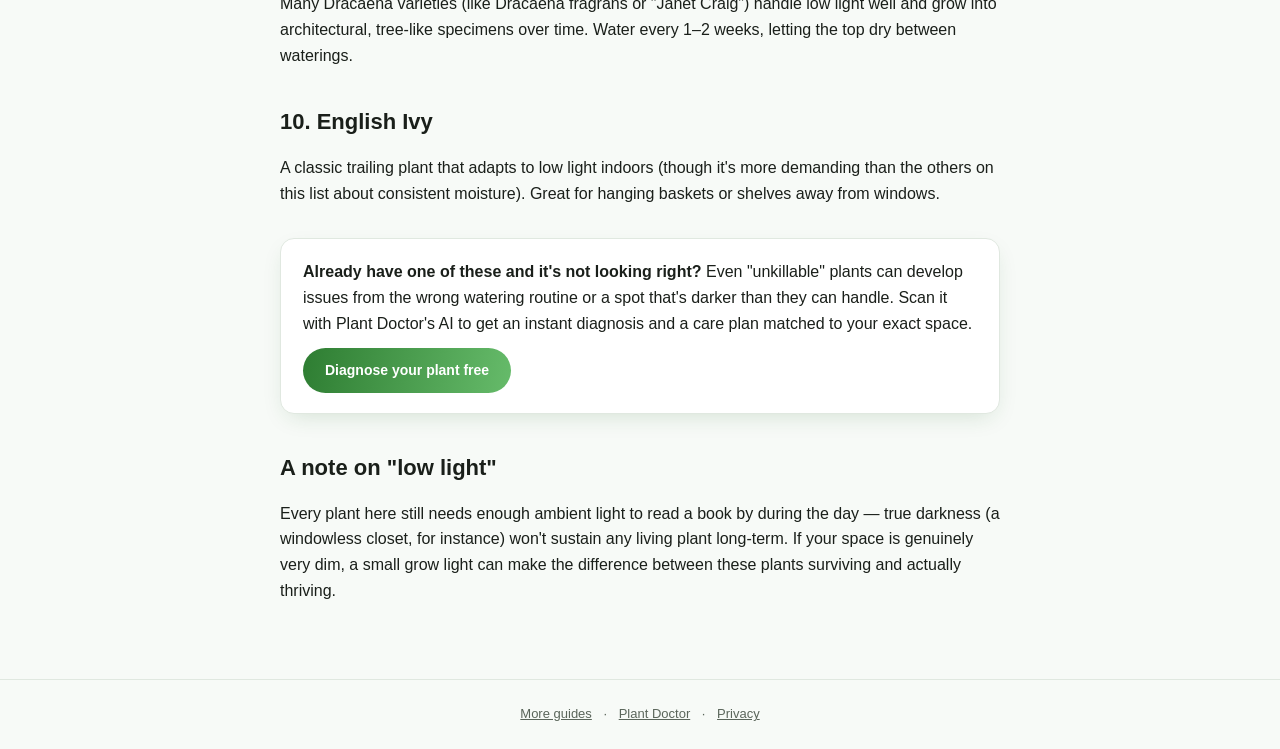
<file: blog/best-low-light-indoor-plants.html>
<!doctype html>
<html lang="en">
<head>
<meta charset="utf-8">
<meta name="viewport" content="width=device-width, initial-scale=1">
<script src="https://browser.sentry-cdn.com/10.73.0/bundle.min.js" crossorigin="anonymous"></script>
<script>if (window.Sentry) { Sentry.init({ dsn: "https://23cd7998ac65d8c07c1e79cb64cdb11d@o4512033117569024.ingest.de.sentry.io/4512033150074960" }); }</script>
<title>10 Best Low-Light Indoor Plants That Are Almost Impossible to Kill</title>
<meta name="description" content="No bright windows? No problem. These 10 houseplants genuinely thrive in low light, from dim hallways to windowless offices — including care tips for each.">
<link rel="canonical" href="https://getplantdoctor.com/blog/best-low-light-indoor-plants.html">
<link rel="icon" type="image/png" sizes="32x32" href="../favicon-32.png">
<link rel="stylesheet" href="./blog.css">
</head>
<body>

<header class="header">
  <div class="header-inner">
    <a class="brand" href="../index.html"><img src="../logo-mark.png" width="24" height="24" alt=""> Plant Doctor</a>
    <nav><a href="./index.html">Blog</a><a href="../index.html#top">Home</a></nav>
  </div>
</header>

<main>
  <span class="eyebrow">Plant Picks</span>
  <h1>10 Best Low-Light Indoor Plants That Are Almost Impossible to Kill</h1>
  <p class="meta">Plant Doctor Team · Plant Care Guides</p>

  <p>"Low light" doesn't mean "no light" — every plant on this list still needs some ambient daylight, just not a bright south-facing window. If your space gets indirect light from a north-facing window, or is a few feet back from any window at all, these plants will genuinely thrive rather than just barely survive.</p>

  <h2>1. Snake Plant (Sansevieria)</h2>
  <p>The single most forgiving houseplant that exists. Tolerates deep shade, irregular watering, and being ignored for weeks. Water only when the soil is completely dry — roughly every 3–4 weeks indoors.</p>

  <h2>2. ZZ Plant (Zamioculcas zamiifolia)</h2>
  <p>Glossy, architectural leaves that hold up in offices and windowless corners. Stores water in its rhizomes, so it actually prefers you underwater it slightly. Water every 2–3 weeks.</p>

  <h2>3. Pothos</h2>
  <p>A fast-growing trailing vine that adapts to almost any light level, including low light — though growth slows and leaves may lose variegation without some brightness. Water when the top inch of soil is dry.</p>

  <h2>4. Peace Lily (Spathiphyllum)</h2>
  <p>One of the few low-light plants that flowers indoors. It also tells you exactly when it's thirsty — the leaves droop dramatically, then perk back up within hours of watering.</p>

  <h2>5. Chinese Evergreen (Aglaonema)</h2>
  <p>Comes in patterned varieties (silver, pink, red) that add color without needing bright light to keep their markings. Water when the top 1–2 inches of soil are dry.</p>

  <h2>6. Cast Iron Plant (Aspidistra elatior)</h2>
  <p>Literally named for its toughness. Handles low light, temperature swings, and neglect better than almost anything else on this list. Slow-growing, so patience is the main requirement.</p>

  <h2>7. Philodendron (heartleaf variety)</h2>
  <p>A trailing or climbing vine that tolerates low light well, though it grows noticeably faster with a bit more brightness. Water when the top inch of soil dries out.</p>

  <h2>8. Parlor Palm (Chamaedorea elegans)</h2>
  <p>A genuinely low-light-tolerant palm (most palms actually need bright light — this is the exception). Adds a lush, tropical look to dim corners. Keep soil lightly moist, never soggy.</p>

  <h2>9. Maidenhair Vine / Dracaena (several varieties)</h2>
  <p>Many Dracaena varieties (like Dracaena fragrans or "Janet Craig") handle low light well and grow into architectural, tree-like specimens over time. Water every 1–2 weeks, letting the top dry between waterings.</p>

  <h2>10. English Ivy</h2>
  <p>A classic trailing plant that adapts to low light indoors (though it's more demanding than the others on this list about consistent moisture). Great for hanging baskets or shelves away from windows.</p>

  <div class="callout">
    <p><strong>Already have one of these and it's not looking right?</strong> Even "unkillable" plants can develop issues from the wrong watering routine or a spot that's darker than they can handle. Scan it with Plant Doctor's AI to get an instant diagnosis and a care plan matched to your exact space.</p>
    <a class="btn" href="https://play.google.com/store/apps/details?id=com.getplantdoctor.app">Diagnose your plant free</a>
  </div>

  <h2>A note on "low light"</h2>
  <p>Every plant here still needs enough ambient light to read a book by during the day — true darkness (a windowless closet, for instance) won't sustain any living plant long-term. If your space is genuinely very dim, a small grow light can make the difference between these plants surviving and actually thriving.</p>
</main>

<footer>
  <a href="./index.html">More guides</a> · <a href="../index.html#top">Plant Doctor</a> · <a href="../privacy.html">Privacy</a>
</footer>

</body>
</html>
</file>
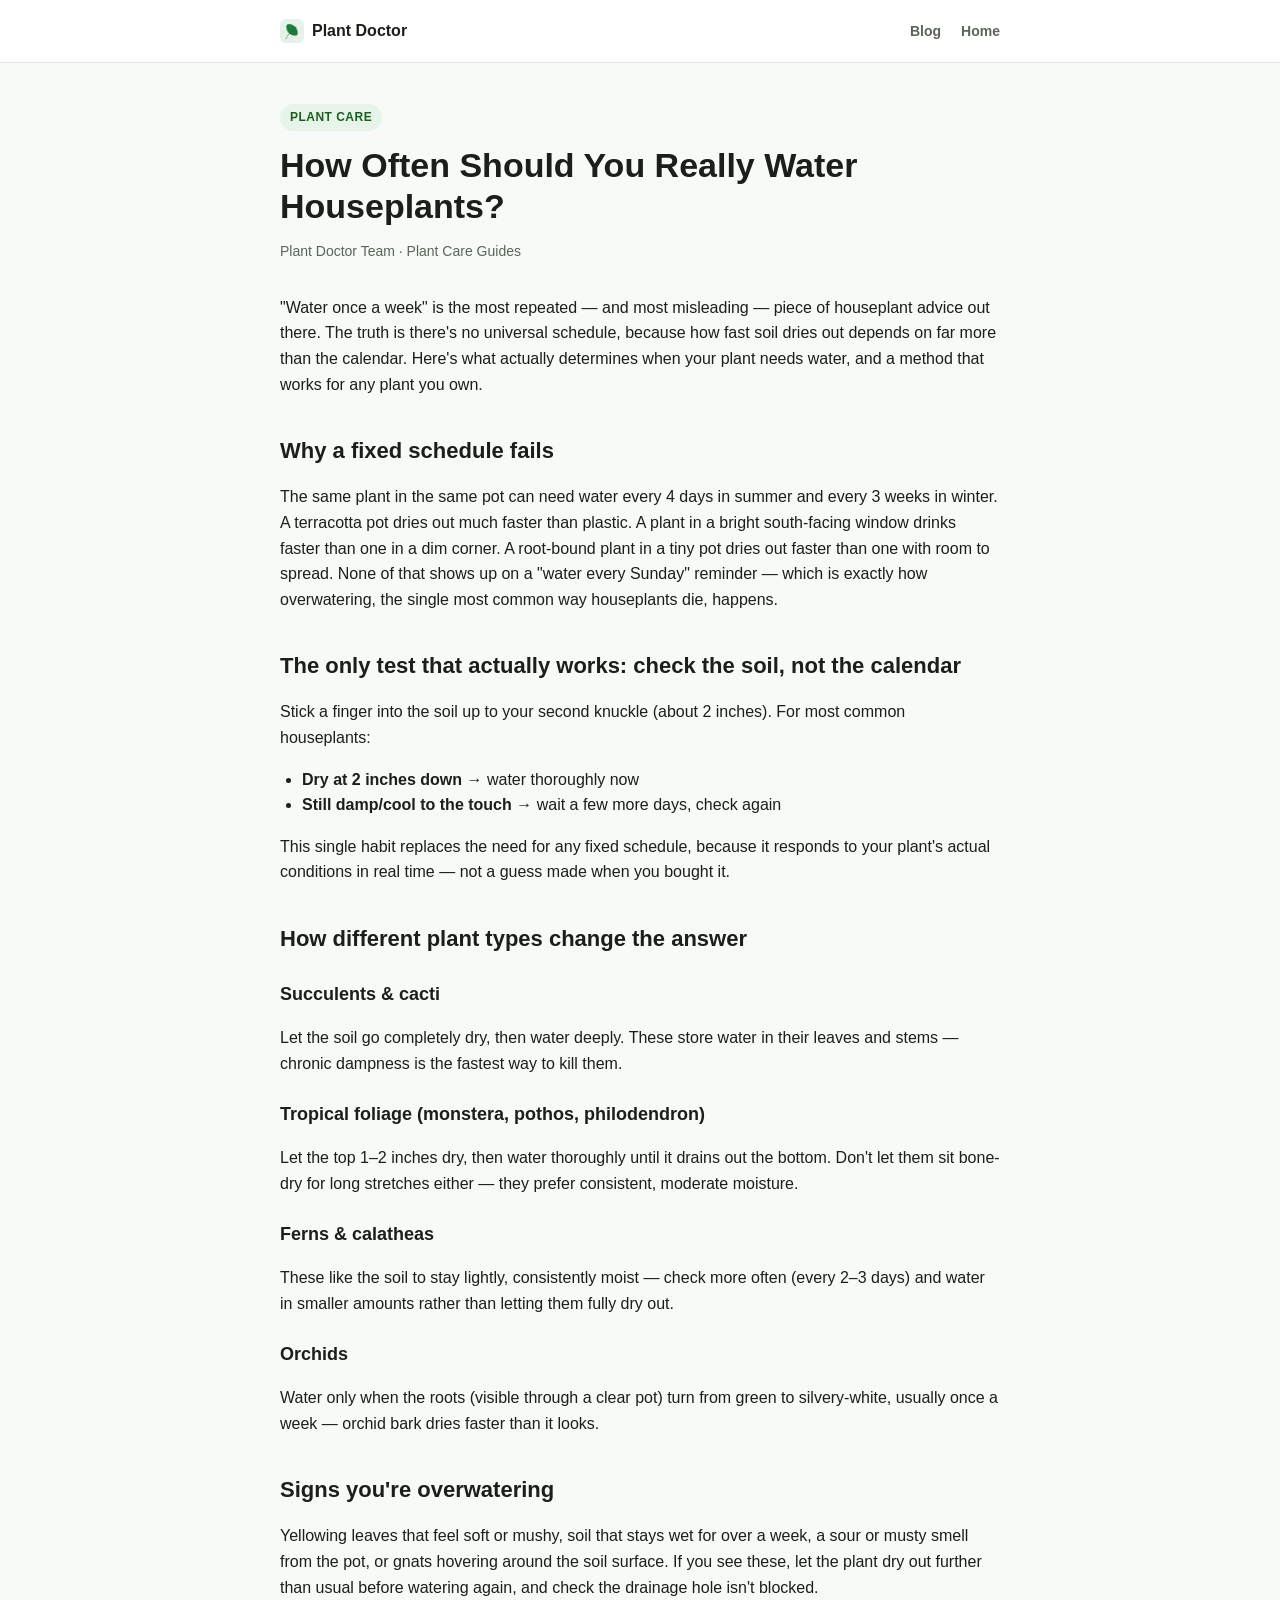
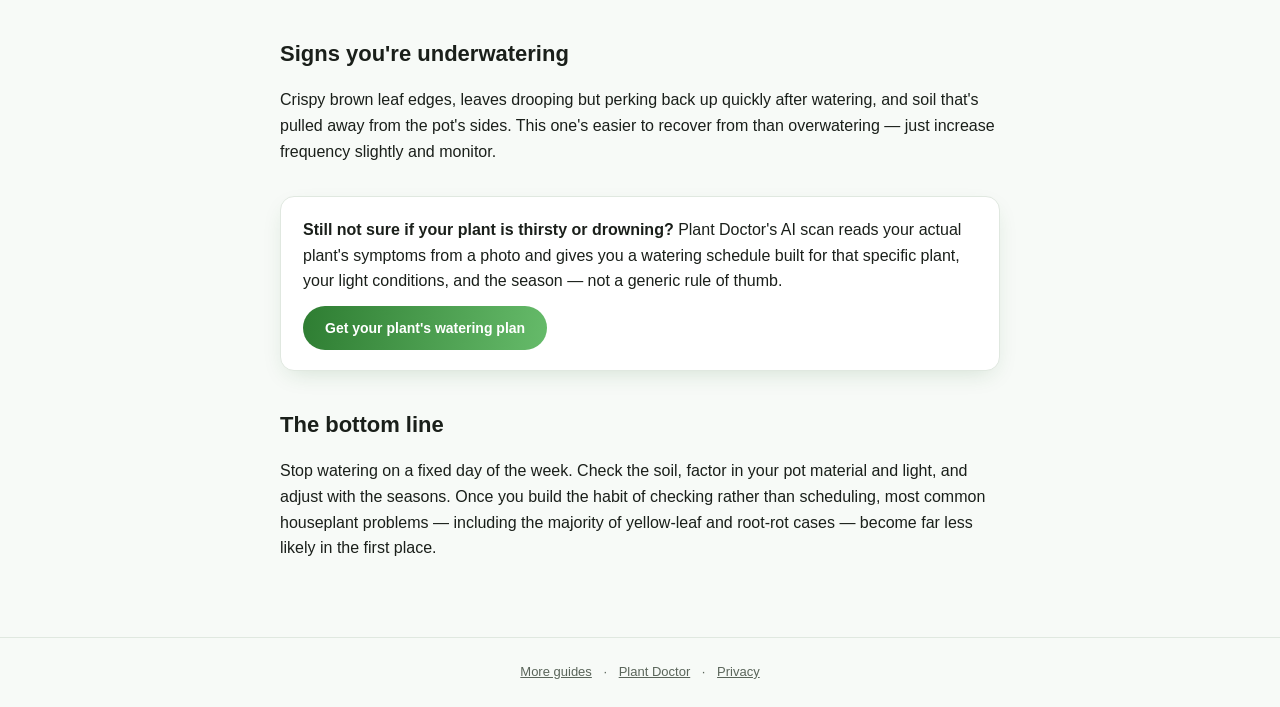
<file: blog/how-often-should-you-water-houseplants.html>
<!doctype html>
<html lang="en">
<head>
<meta charset="utf-8">
<meta name="viewport" content="width=device-width, initial-scale=1">
<script src="https://browser.sentry-cdn.com/10.73.0/bundle.min.js" crossorigin="anonymous"></script>
<script>if (window.Sentry) { Sentry.init({ dsn: "https://23cd7998ac65d8c07c1e79cb64cdb11d@o4512033117569024.ingest.de.sentry.io/4512033150074960" }); }</script>
<title>How Often Should You Really Water Houseplants? A No-Nonsense Guide</title>
<meta name="description" content="Forget rigid weekly schedules. Here's how to actually figure out when your specific houseplant needs water, based on pot, light, season, and plant type.">
<link rel="canonical" href="https://getplantdoctor.com/blog/how-often-should-you-water-houseplants.html">
<link rel="icon" type="image/png" sizes="32x32" href="../favicon-32.png">
<link rel="stylesheet" href="./blog.css">
</head>
<body>

<header class="header">
  <div class="header-inner">
    <a class="brand" href="../index.html"><img src="../logo-mark.png" width="24" height="24" alt=""> Plant Doctor</a>
    <nav><a href="./index.html">Blog</a><a href="../index.html#top">Home</a></nav>
  </div>
</header>

<main>
  <span class="eyebrow">Plant Care</span>
  <h1>How Often Should You Really Water Houseplants?</h1>
  <p class="meta">Plant Doctor Team · Plant Care Guides</p>

  <p>"Water once a week" is the most repeated — and most misleading — piece of houseplant advice out there. The truth is there's no universal schedule, because how fast soil dries out depends on far more than the calendar. Here's what actually determines when your plant needs water, and a method that works for any plant you own.</p>

  <h2>Why a fixed schedule fails</h2>
  <p>The same plant in the same pot can need water every 4 days in summer and every 3 weeks in winter. A terracotta pot dries out much faster than plastic. A plant in a bright south-facing window drinks faster than one in a dim corner. A root-bound plant in a tiny pot dries out faster than one with room to spread. None of that shows up on a "water every Sunday" reminder — which is exactly how overwatering, the single most common way houseplants die, happens.</p>

  <h2>The only test that actually works: check the soil, not the calendar</h2>
  <p>Stick a finger into the soil up to your second knuckle (about 2 inches). For most common houseplants:</p>
  <ul>
    <li><strong>Dry at 2 inches down</strong> → water thoroughly now</li>
    <li><strong>Still damp/cool to the touch</strong> → wait a few more days, check again</li>
  </ul>
  <p>This single habit replaces the need for any fixed schedule, because it responds to your plant's actual conditions in real time — not a guess made when you bought it.</p>

  <h2>How different plant types change the answer</h2>
  <h3>Succulents & cacti</h3>
  <p>Let the soil go completely dry, then water deeply. These store water in their leaves and stems — chronic dampness is the fastest way to kill them.</p>
  <h3>Tropical foliage (monstera, pothos, philodendron)</h3>
  <p>Let the top 1–2 inches dry, then water thoroughly until it drains out the bottom. Don't let them sit bone-dry for long stretches either — they prefer consistent, moderate moisture.</p>
  <h3>Ferns & calatheas</h3>
  <p>These like the soil to stay lightly, consistently moist — check more often (every 2–3 days) and water in smaller amounts rather than letting them fully dry out.</p>
  <h3>Orchids</h3>
  <p>Water only when the roots (visible through a clear pot) turn from green to silvery-white, usually once a week — orchid bark dries faster than it looks.</p>

  <h2>Signs you're overwatering</h2>
  <p>Yellowing leaves that feel soft or mushy, soil that stays wet for over a week, a sour or musty smell from the pot, or gnats hovering around the soil surface. If you see these, let the plant dry out further than usual before watering again, and check the drainage hole isn't blocked.</p>

  <h2>Signs you're underwatering</h2>
  <p>Crispy brown leaf edges, leaves drooping but perking back up quickly after watering, and soil that's pulled away from the pot's sides. This one's easier to recover from than overwatering — just increase frequency slightly and monitor.</p>

  <div class="callout">
    <p><strong>Still not sure if your plant is thirsty or drowning?</strong> Plant Doctor's AI scan reads your actual plant's symptoms from a photo and gives you a watering schedule built for that specific plant, your light conditions, and the season — not a generic rule of thumb.</p>
    <a class="btn" href="https://play.google.com/store/apps/details?id=com.getplantdoctor.app">Get your plant's watering plan</a>
  </div>

  <h2>The bottom line</h2>
  <p>Stop watering on a fixed day of the week. Check the soil, factor in your pot material and light, and adjust with the seasons. Once you build the habit of checking rather than scheduling, most common houseplant problems — including the majority of yellow-leaf and root-rot cases — become far less likely in the first place.</p>
</main>

<footer>
  <a href="./index.html">More guides</a> · <a href="../index.html#top">Plant Doctor</a> · <a href="../privacy.html">Privacy</a>
</footer>

</body>
</html>
</file>
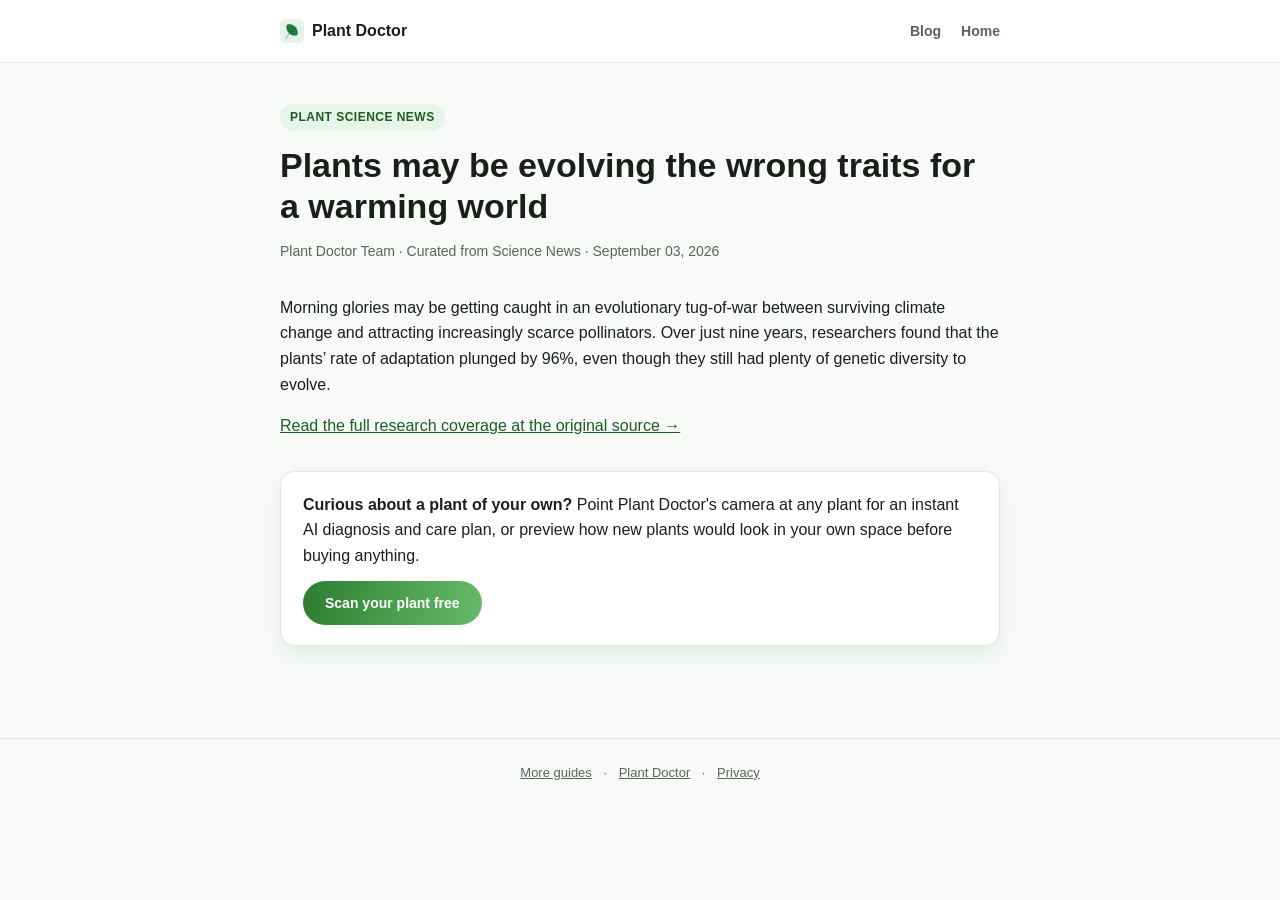
<file: blog/plants-may-be-evolving-the-wrong-traits-for-a-warming-world.html>
<!doctype html>
<html lang="en">
<head>
<meta charset="utf-8">
<meta name="viewport" content="width=device-width, initial-scale=1">
<script src="https://browser.sentry-cdn.com/10.73.0/bundle.min.js" crossorigin="anonymous"></script>
<script>if (window.Sentry) { Sentry.init({ dsn: "https://23cd7998ac65d8c07c1e79cb64cdb11d@o4512033117569024.ingest.de.sentry.io/4512033150074960" }); }</script>
<title>Plants may be evolving the wrong traits for a warming world — Plant Doctor</title>
<meta name="description" content="Morning glories may be getting caught in an evolutionary tug-of-war between surviving climate change and attracting increasingly scarce pollinators. Over just nine years, researchers found that the plants’ rate of adaptation plunged by 96%, even though they still had plenty of genetic diversity to e">
<link rel="canonical" href="https://getplantdoctor.com/blog/plants-may-be-evolving-the-wrong-traits-for-a-warming-world.html">
<link rel="icon" type="image/png" sizes="32x32" href="../favicon-32.png">
<link rel="stylesheet" href="./blog.css">
</head>
<body>

<header class="header">
  <div class="header-inner">
    <a class="brand" href="../index.html"><img src="../logo-mark.png" width="24" height="24" alt=""> Plant Doctor</a>
    <nav><a href="./index.html">Blog</a><a href="../index.html#top">Home</a></nav>
  </div>
</header>

<main>
  <span class="eyebrow">Plant Science News</span>
  <h1>Plants may be evolving the wrong traits for a warming world</h1>
  <p class="meta">Plant Doctor Team · Curated from Science News · September 03, 2026</p>

  <p>Morning glories may be getting caught in an evolutionary tug-of-war between surviving climate change and attracting increasingly scarce pollinators. Over just nine years, researchers found that the plants’ rate of adaptation plunged by 96%, even though they still had plenty of genetic diversity to evolve.</p>

  <p><a href="https://www.sciencedaily.com/releases/2026/09/260901010719.htm" target="_blank" rel="noopener">Read the full research coverage at the original source →</a></p>

  <div class="callout">
    <p><strong>Curious about a plant of your own?</strong> Point Plant Doctor's camera at any plant for an instant AI diagnosis and care plan, or preview how new plants would look in your own space before buying anything.</p>
    <a class="btn" href="https://play.google.com/store/apps/details?id=com.getplantdoctor.app">Scan your plant free</a>
  </div>
</main>

<footer>
  <a href="./index.html">More guides</a> · <a href="../index.html#top">Plant Doctor</a> · <a href="../privacy.html">Privacy</a>
</footer>

</body>
</html>
</file>
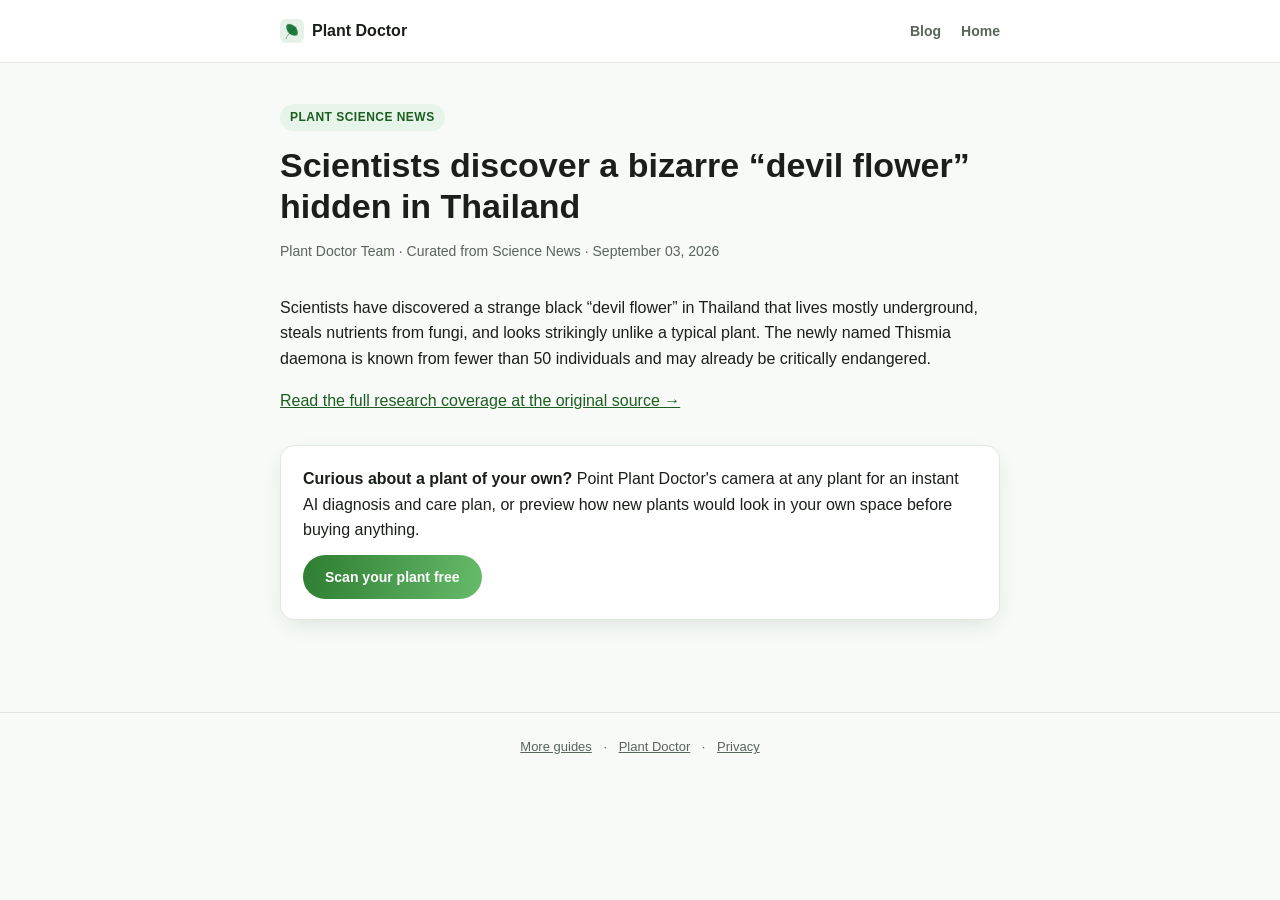
<file: blog/scientists-discover-a-bizarre-devil-flower-hidden-in-thailand.html>
<!doctype html>
<html lang="en">
<head>
<meta charset="utf-8">
<meta name="viewport" content="width=device-width, initial-scale=1">
<script src="https://browser.sentry-cdn.com/10.73.0/bundle.min.js" crossorigin="anonymous"></script>
<script>if (window.Sentry) { Sentry.init({ dsn: "https://23cd7998ac65d8c07c1e79cb64cdb11d@o4512033117569024.ingest.de.sentry.io/4512033150074960" }); }</script>
<title>Scientists discover a bizarre “devil flower” hidden in Thailand — Plant Doctor</title>
<meta name="description" content="Scientists have discovered a strange black “devil flower” in Thailand that lives mostly underground, steals nutrients from fungi, and looks strikingly unlike a typical plant. The newly named Thismia daemona is known from fewer than 50 individuals and may already be critically endangered.">
<link rel="canonical" href="https://getplantdoctor.com/blog/scientists-discover-a-bizarre-devil-flower-hidden-in-thailand.html">
<link rel="icon" type="image/png" sizes="32x32" href="../favicon-32.png">
<link rel="stylesheet" href="./blog.css">
</head>
<body>

<header class="header">
  <div class="header-inner">
    <a class="brand" href="../index.html"><img src="../logo-mark.png" width="24" height="24" alt=""> Plant Doctor</a>
    <nav><a href="./index.html">Blog</a><a href="../index.html#top">Home</a></nav>
  </div>
</header>

<main>
  <span class="eyebrow">Plant Science News</span>
  <h1>Scientists discover a bizarre “devil flower” hidden in Thailand</h1>
  <p class="meta">Plant Doctor Team · Curated from Science News · September 03, 2026</p>

  <p>Scientists have discovered a strange black “devil flower” in Thailand that lives mostly underground, steals nutrients from fungi, and looks strikingly unlike a typical plant. The newly named Thismia daemona is known from fewer than 50 individuals and may already be critically endangered.</p>

  <p><a href="https://www.sciencedaily.com/releases/2026/09/260903064217.htm" target="_blank" rel="noopener">Read the full research coverage at the original source →</a></p>

  <div class="callout">
    <p><strong>Curious about a plant of your own?</strong> Point Plant Doctor's camera at any plant for an instant AI diagnosis and care plan, or preview how new plants would look in your own space before buying anything.</p>
    <a class="btn" href="https://play.google.com/store/apps/details?id=com.getplantdoctor.app">Scan your plant free</a>
  </div>
</main>

<footer>
  <a href="./index.html">More guides</a> · <a href="../index.html#top">Plant Doctor</a> · <a href="../privacy.html">Privacy</a>
</footer>

</body>
</html>
</file>
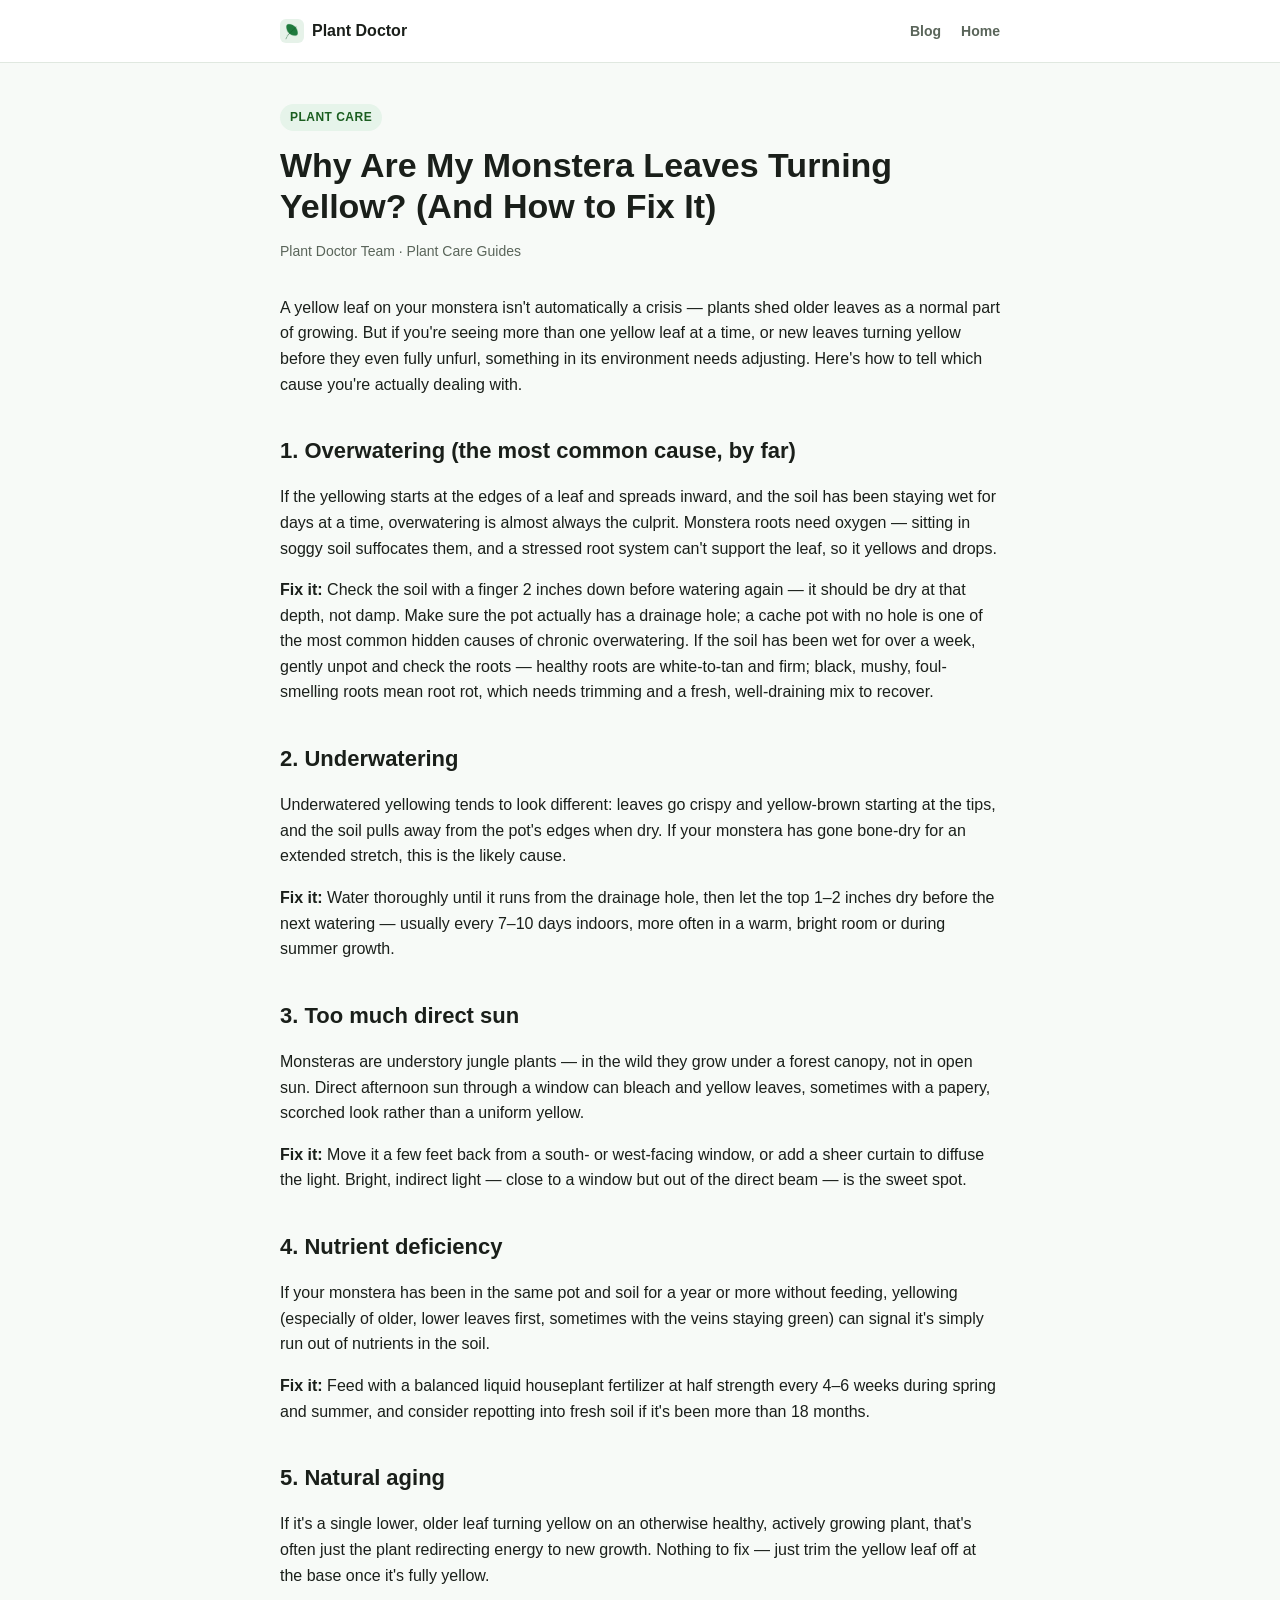
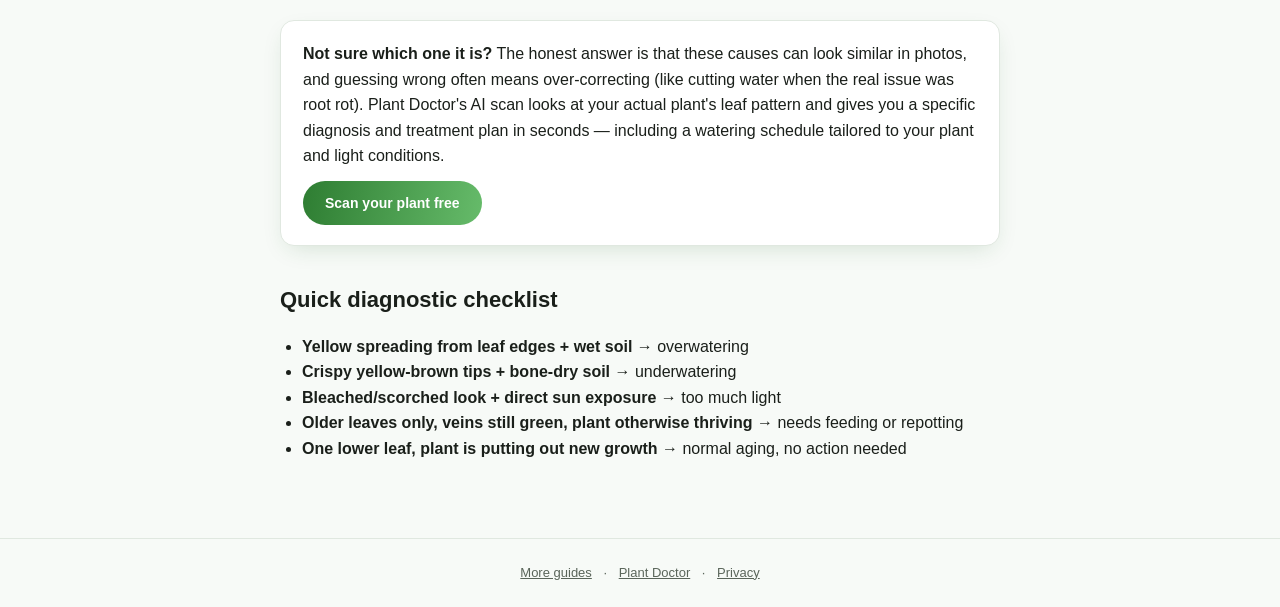
<file: blog/why-are-my-monstera-leaves-turning-yellow.html>
<!doctype html>
<html lang="en">
<head>
<meta charset="utf-8">
<meta name="viewport" content="width=device-width, initial-scale=1">
<script src="https://browser.sentry-cdn.com/10.73.0/bundle.min.js" crossorigin="anonymous"></script>
<script>if (window.Sentry) { Sentry.init({ dsn: "https://23cd7998ac65d8c07c1e79cb64cdb11d@o4512033117569024.ingest.de.sentry.io/4512033150074960" }); }</script>
<title>Why Are My Monstera Leaves Turning Yellow? (And How to Fix It)</title>
<meta name="description" content="Yellow monstera leaves are usually overwatering, but not always. Here's how to tell the difference between overwatering, underwatering, light stress, and natural aging — and what to do about each.">
<link rel="canonical" href="https://getplantdoctor.com/blog/why-are-my-monstera-leaves-turning-yellow.html">
<link rel="icon" type="image/png" sizes="32x32" href="../favicon-32.png">
<link rel="stylesheet" href="./blog.css">
</head>
<body>

<header class="header">
  <div class="header-inner">
    <a class="brand" href="../index.html"><img src="../logo-mark.png" width="24" height="24" alt=""> Plant Doctor</a>
    <nav><a href="./index.html">Blog</a><a href="../index.html#top">Home</a></nav>
  </div>
</header>

<main>
  <span class="eyebrow">Plant Care</span>
  <h1>Why Are My Monstera Leaves Turning Yellow? (And How to Fix It)</h1>
  <p class="meta">Plant Doctor Team · Plant Care Guides</p>

  <p>A yellow leaf on your monstera isn't automatically a crisis — plants shed older leaves as a normal part of growing. But if you're seeing more than one yellow leaf at a time, or new leaves turning yellow before they even fully unfurl, something in its environment needs adjusting. Here's how to tell which cause you're actually dealing with.</p>

  <h2>1. Overwatering (the most common cause, by far)</h2>
  <p>If the yellowing starts at the edges of a leaf and spreads inward, and the soil has been staying wet for days at a time, overwatering is almost always the culprit. Monstera roots need oxygen — sitting in soggy soil suffocates them, and a stressed root system can't support the leaf, so it yellows and drops.</p>
  <p><strong>Fix it:</strong> Check the soil with a finger 2 inches down before watering again — it should be dry at that depth, not damp. Make sure the pot actually has a drainage hole; a cache pot with no hole is one of the most common hidden causes of chronic overwatering. If the soil has been wet for over a week, gently unpot and check the roots — healthy roots are white-to-tan and firm; black, mushy, foul-smelling roots mean root rot, which needs trimming and a fresh, well-draining mix to recover.</p>

  <h2>2. Underwatering</h2>
  <p>Underwatered yellowing tends to look different: leaves go crispy and yellow-brown starting at the tips, and the soil pulls away from the pot's edges when dry. If your monstera has gone bone-dry for an extended stretch, this is the likely cause.</p>
  <p><strong>Fix it:</strong> Water thoroughly until it runs from the drainage hole, then let the top 1–2 inches dry before the next watering — usually every 7–10 days indoors, more often in a warm, bright room or during summer growth.</p>

  <h2>3. Too much direct sun</h2>
  <p>Monsteras are understory jungle plants — in the wild they grow under a forest canopy, not in open sun. Direct afternoon sun through a window can bleach and yellow leaves, sometimes with a papery, scorched look rather than a uniform yellow.</p>
  <p><strong>Fix it:</strong> Move it a few feet back from a south- or west-facing window, or add a sheer curtain to diffuse the light. Bright, indirect light — close to a window but out of the direct beam — is the sweet spot.</p>

  <h2>4. Nutrient deficiency</h2>
  <p>If your monstera has been in the same pot and soil for a year or more without feeding, yellowing (especially of older, lower leaves first, sometimes with the veins staying green) can signal it's simply run out of nutrients in the soil.</p>
  <p><strong>Fix it:</strong> Feed with a balanced liquid houseplant fertilizer at half strength every 4–6 weeks during spring and summer, and consider repotting into fresh soil if it's been more than 18 months.</p>

  <h2>5. Natural aging</h2>
  <p>If it's a single lower, older leaf turning yellow on an otherwise healthy, actively growing plant, that's often just the plant redirecting energy to new growth. Nothing to fix — just trim the yellow leaf off at the base once it's fully yellow.</p>

  <div class="callout">
    <p><strong>Not sure which one it is?</strong> The honest answer is that these causes can look similar in photos, and guessing wrong often means over-correcting (like cutting water when the real issue was root rot). Plant Doctor's AI scan looks at your actual plant's leaf pattern and gives you a specific diagnosis and treatment plan in seconds — including a watering schedule tailored to your plant and light conditions.</p>
    <a class="btn" href="https://play.google.com/store/apps/details?id=com.getplantdoctor.app">Scan your plant free</a>
  </div>

  <h2>Quick diagnostic checklist</h2>
  <ul>
    <li><strong>Yellow spreading from leaf edges + wet soil</strong> → overwatering</li>
    <li><strong>Crispy yellow-brown tips + bone-dry soil</strong> → underwatering</li>
    <li><strong>Bleached/scorched look + direct sun exposure</strong> → too much light</li>
    <li><strong>Older leaves only, veins still green, plant otherwise thriving</strong> → needs feeding or repotting</li>
    <li><strong>One lower leaf, plant is putting out new growth</strong> → normal aging, no action needed</li>
  </ul>
</main>

<footer>
  <a href="./index.html">More guides</a> · <a href="../index.html#top">Plant Doctor</a> · <a href="../privacy.html">Privacy</a>
</footer>

</body>
</html>
</file>
<file: blog/blog.css>
:root {
  --primary: #2e7d32;
  --primary-dark: #1b5e20;
  --primary-light: #66bb6a;
  --primary-soft: #e6f4ea;
  --bg: #f7faf7;
  --surface: #ffffff;
  --ink: #1a1f1a;
  --ink-muted: #5a655a;
  --border: #e0e8e0;
  --flower: #f2a541;
  --shadow: 0 8px 24px -8px rgba(27, 94, 32, 0.18);
}
@media (prefers-color-scheme: dark) {
  :root {
    --primary-light: #7fd583;
    --primary-soft: #17281a;
    --bg: #10140f;
    --surface: #181f17;
    --ink: #eef4ee;
    --ink-muted: #a3b0a3;
    --border: #2a352a;
    --flower: #f2b766;
    --shadow: 0 8px 24px -8px rgba(0, 0, 0, 0.5);
  }
}
* { box-sizing: border-box; }
html { scroll-behavior: smooth; }
body {
  margin: 0;
  font-family: -apple-system, BlinkMacSystemFont, "Segoe UI", Roboto, "Noto Sans", Helvetica, Arial, sans-serif;
  background: var(--bg);
  color: var(--ink);
  line-height: 1.6;
}
a { color: var(--primary-dark); }
@media (prefers-color-scheme: dark) { a { color: var(--primary-light); } }
.header {
  border-bottom: 1px solid var(--border);
  background: var(--surface);
}
.header-inner {
  max-width: 760px;
  margin: 0 auto;
  padding: 18px 20px;
  display: flex;
  align-items: center;
  justify-content: space-between;
}
.brand {
  display: flex;
  align-items: center;
  gap: 8px;
  font-weight: 700;
  text-decoration: none;
  color: var(--ink);
  font-size: 16px;
}
.brand img { border-radius: 6px; }
.header nav a {
  margin-left: 20px;
  text-decoration: none;
  color: var(--ink-muted);
  font-size: 14px;
  font-weight: 600;
}
.header nav a:hover { color: var(--primary-dark); }
main { max-width: 760px; margin: 0 auto; padding: 40px 20px 60px; }
.eyebrow {
  display: inline-block;
  background: var(--primary-soft);
  color: var(--primary-dark);
  font-size: 12px;
  font-weight: 700;
  letter-spacing: 0.04em;
  text-transform: uppercase;
  padding: 4px 10px;
  border-radius: 999px;
  margin-bottom: 14px;
}
h1 { font-size: 34px; line-height: 1.2; margin: 0 0 10px; }
.meta { color: var(--ink-muted); font-size: 14px; margin-bottom: 32px; }
h2 { font-size: 22px; margin: 36px 0 12px; }
h3 { font-size: 18px; margin: 24px 0 8px; }
p, li { font-size: 16px; color: var(--ink); }
ul, ol { padding-left: 22px; }
.callout {
  background: var(--surface);
  border: 1px solid var(--border);
  border-radius: 14px;
  padding: 20px 22px;
  margin: 32px 0;
  box-shadow: var(--shadow);
}
.callout p { margin: 0 0 12px; }
.btn {
  display: inline-block;
  background: linear-gradient(100deg, var(--primary), var(--primary-light));
  color: #fff;
  font-weight: 700;
  text-decoration: none;
  padding: 11px 22px;
  border-radius: 999px;
  font-size: 14px;
}
.post-list { list-style: none; padding: 0; margin: 30px 0; }
.post-list li {
  border-bottom: 1px solid var(--border);
  padding: 22px 0;
}
.post-list li:first-child { padding-top: 0; }
.post-list a.title {
  font-size: 20px;
  font-weight: 700;
  text-decoration: none;
  color: var(--ink);
  display: block;
  margin-bottom: 6px;
}
.post-list a.title:hover { color: var(--primary-dark); }
.post-list .excerpt { color: var(--ink-muted); font-size: 15px; margin: 0 0 6px; }
.post-list .date { color: var(--ink-muted); font-size: 13px; }
footer {
  border-top: 1px solid var(--border);
  padding: 24px 20px;
  text-align: center;
  color: var(--ink-muted);
  font-size: 13px;
}
footer a { color: var(--ink-muted); margin: 0 8px; }
</file>
